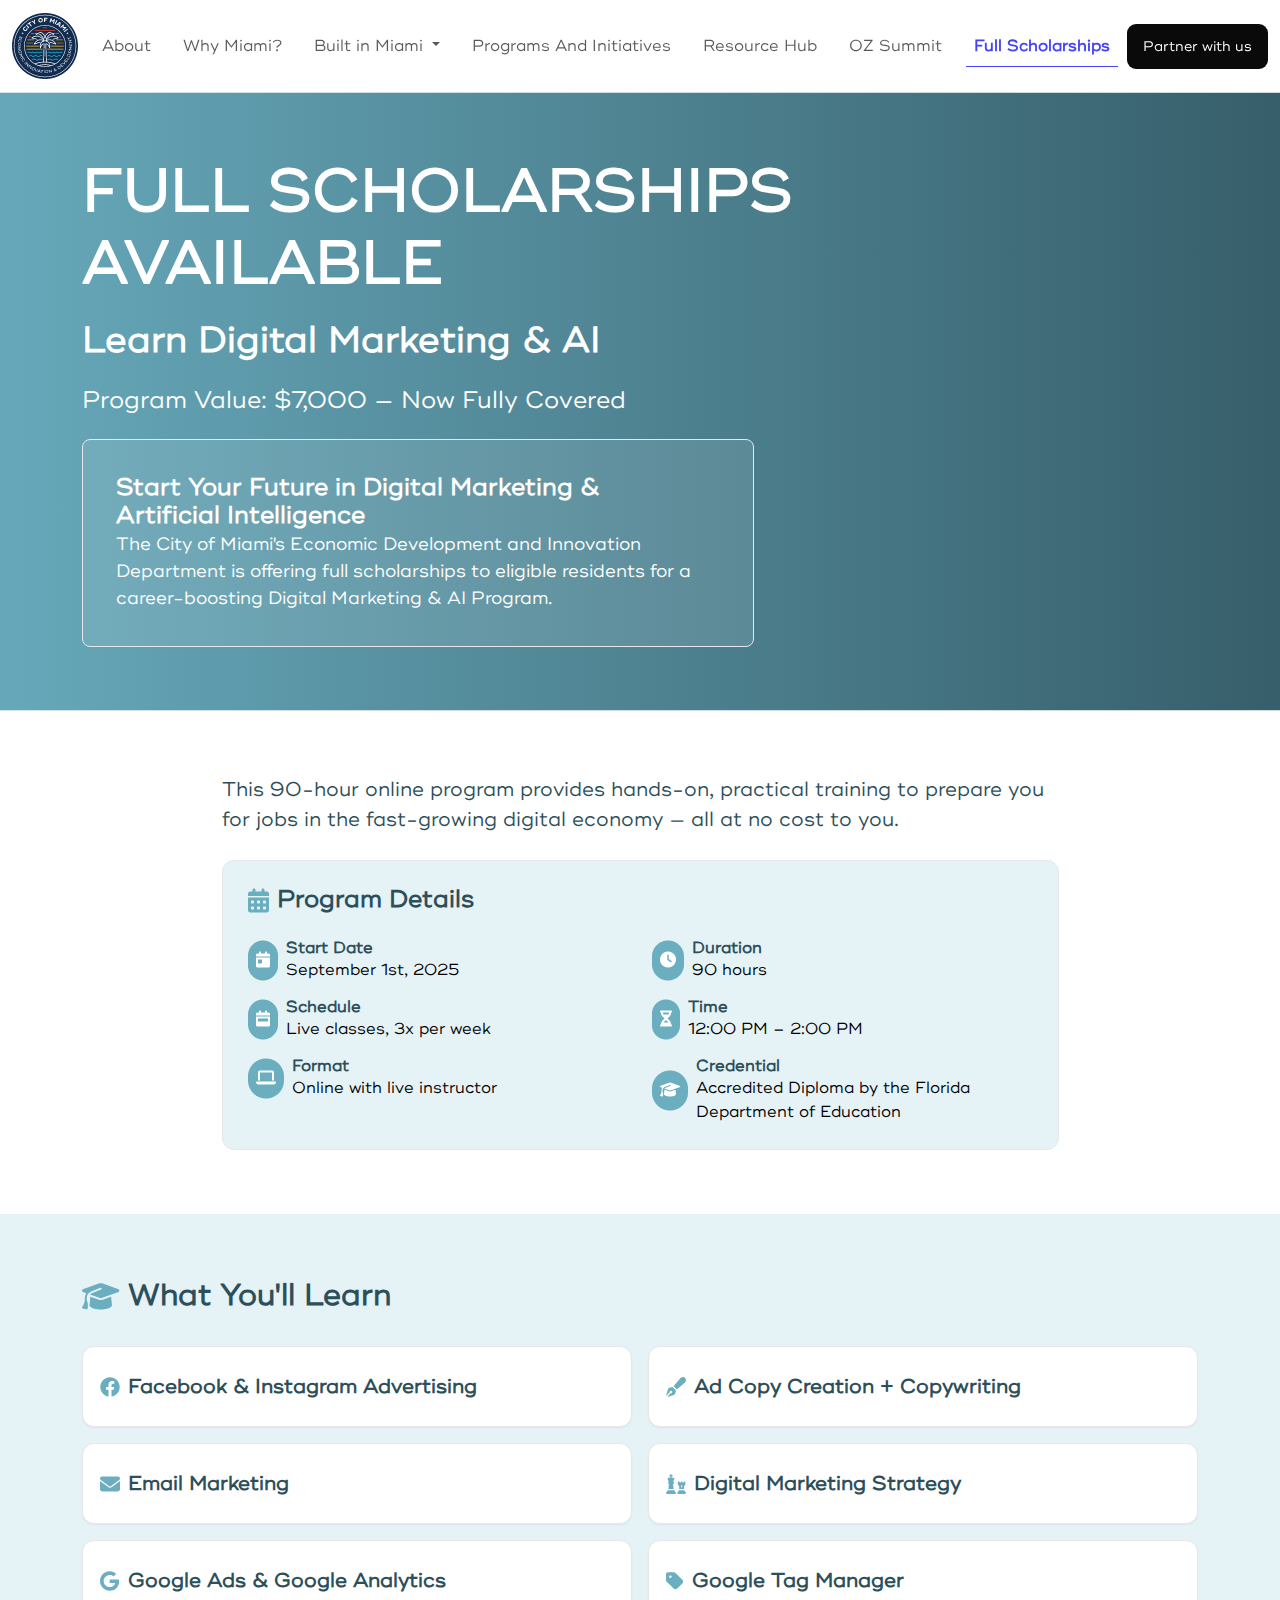
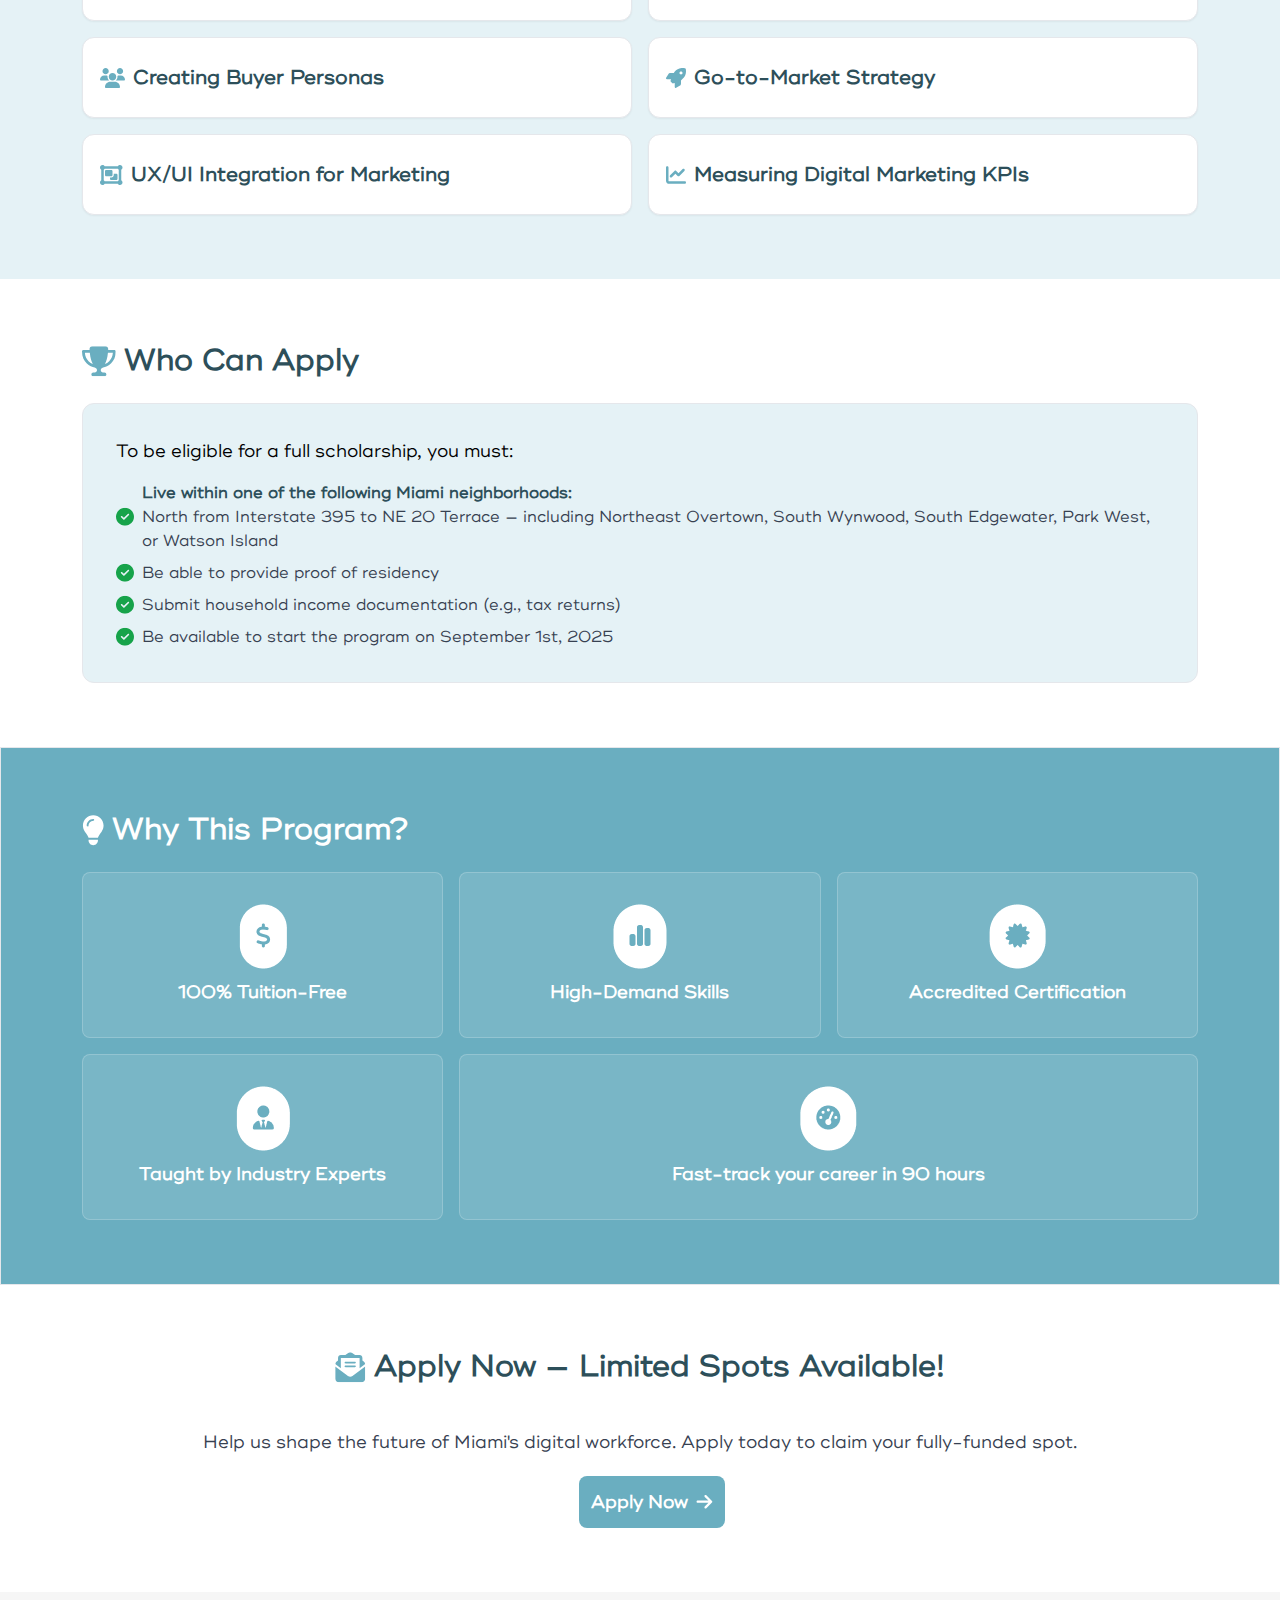
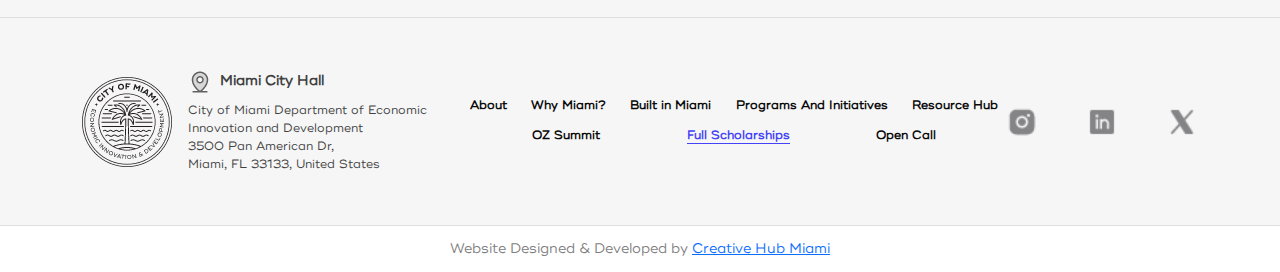
<file: full-scholarships/index.html>
<!DOCTYPE html>
<html lang="en">
<head>
    <meta charset="UTF-8">
    <meta name="viewport" content="width=device-width, initial-scale=1.0">
    <meta property="og:title" content="City of Miami">
    <meta property="og:description" content="Full Scholarships Available for Digital Marketing & AI Program">
    <meta property="og:image" content="images/favicon.png">
    <meta property="og:url" content="http://eidmiami.org">

    <title>Full Scholarships</title>

    <link rel="icon" type="image/x-icon" href="images/favicon.png">

    <link rel="stylesheet" href="Styles/style.css">
    <link rel="stylesheet" href="Styles/style-mobile.css">
    <link rel="stylesheet" href="Styles/fonts.css">

    <link rel="stylesheet" href="../bootstrap-5.3.3-dist/css/bootstrap.min.css">
</head>
<body>

    <header>
        <div class="container-fluid d-block d-lg-flex justify-content-between align-items-center ">
            <nav class="navbar navbar-expand-lg">
                <a href="https://eidmiami.org/" class="navbar-brand">
                    <img src="images/header-logo.png" alt="header logo">
                </a>

                <a href="mailto:kcarswell@miamigov.com?subject=Partner%20with%20us" class="partner-with-us-link d-flex d-lg-none ms-auto me-2">
                    <button class="partner-with-us">Partner with us</button>
                </a>

                <button class="navbar-toggler" data-bs-toggle="collapse" data-bs-target="#navMenu">
                    <span class="navbar-toggler-icon"></span>
                </button>

                <div class="collapse navbar-collapse" id="navMenu">
                    <ul class="navbar-nav ms-auto gap-lg-3 gap-0">
                        <li class="nav-item">
                            <a href="../about" class="nav-link">About</a>
                        </li>
                        <li class="nav-item">
                            <a href="../why-miami" class="nav-link">Why Miami?</a>
                        </li>

                        <li class="nav-item dropdown">
                            <a class="nav-link dropdown-toggle" href="#" id="navbarDropdown" role="button" data-bs-toggle="dropdown" aria-expanded="false">
                                Built in Miami
                            </a>
                            <ul class="dropdown-menu" aria-labelledby="navbarDropdown">
                                <li><a class="dropdown-item" href="../built-in-miami/">Program Info</a></li>
                                <li><a class="dropdown-item" href="../open-call/">Open Call</a></li>
                            </ul>
                        </li>           
                        
                        <!-- <li class="nav-item">
                            <a href="../bizlink-academy/" class="nav-link">Miami BizLink Academy</a>
                        </li> -->
                            
                        <li class="nav-item">
                            <a href="../programs-and-initiatives/" class="nav-link">Programs And Initiatives</a>
                        </li>
                            
                        <li class="nav-item">
                            <a href="../resource-hub/" class="nav-link">Resource Hub</a>
                        </li>

                        <li class="nav-item">
                            <a href="../opportunity-zone-summit/" class="nav-link">OZ Summit</a>
                        </li>

                        <li class="nav-item">
                            <a href="../full-scholarships/" class="nav-link active">Full Scholarships</a>
                        </li>
                    </ul>
                </div>
            </nav>

            <a href="mailto:kcarswell@miamigov.com?subject=Partner%20with%20us" class="partner-with-us-link d-none d-lg-flex">
                <button class="partner-with-us">Partner with us</button>
            </a>
        </div>
    </header>

    <main>
        <!-- HERO -->
        <section id="hero">
           <div class="container">
                <div class="hero-inner">
                    <h1 class="d-none d-md-block">
                        FULL SCHOLARSHIPS <br>
                        AVAILABLE
                    </h1>

                    <!-- MOBILE -->
                    <h1 class="d-block d-md-none">
                        FULL <br>
                        SCHOLARSHIPS <br> 
                        AVAILABLE
                    </h1>

                    <h5>Learn Digital Marketing & AI</h5>
                    <p>Program Value: $7,000 — Now Fully Covered</p>

                    <div class="blurred-box">
                        <h6 class="d-none d-md-block"> 
                            Start Your Future in Digital Marketing & <br>
                            Artificial Intelligence
                        </h6>

                        <!-- MOBILE -->
                        <h6 class="d-block d-md-none">
                            Start Your Future in Digital Marketing &
                            Artificial Intelligence
                        </h6>

                        <span>
                            The City of Miami's Economic Development and Innovation
                            Department is offering full scholarships to eligible residents for a
                            career-boosting Digital Marketing & AI Program.
                        </span>
                    </div>
                </div>
           </div>
        </section>

        <!-- PROGRAM -->
        <section id="program">
            <div class="container">
                <div class="program-inner">
                    <p class="title">This 90-hour online program provides hands-on, practical training to prepare you for jobs in the fast-growing digital economy — all at no cost to you.</p>

                    <div class="program-box">
                        <div class="hstack justify-content-center justify-content-md-start gap-2 mb-4">
                            <img src="images/program-calendar-icon.svg" alt="calendar-icon">
                            <h3>Program Details</h3>
                        </div>

                        <div class="row">
                            <div class="col-12 col-md-6">
                                <div class="hstack gap-2 mb-3">
                                    <img src="images/program-date-icon.png" alt="date-icon">
                                    <div class="vstack">
                                        <h6>Start Date</h6>
                                        <span>September 1st, 2025</span>
                                    </div>
                                </div>
                            </div>

                            <div class="col-12 col-md-6">
                                <div class="hstack gap-2 mb-3">
                                    <img src="images/program-duration-icon.png" alt="duration-icon">
                                    <div class="vstack">
                                        <h6>Duration</h6>
                                        <span>90 hours</span>
                                    </div>
                                </div>
                            </div>

                            <div class="col-12 col-md-6">
                                <div class="hstack gap-2 mb-3 mb-md-0">
                                    <img src="images/program-schedule-icon.png" alt="schedule-icon">
                                    <div class="vstack">
                                        <h6>Schedule</h6>
                                        <span>Live classes, 3x per week</span>
                                    </div>
                                </div>
                            </div>

                            <div class="col-12 col-md-6">
                                <div class="hstack gap-2 mb-3">
                                    <img src="images/program-time-icon.png" alt="time-icon">
                                    <div class="vstack">
                                        <h6>Time</h6>
                                        <span>12:00 PM – 2:00 PM</span>
                                    </div>
                                </div>
                            </div>

                            <div class="col-12 col-md-6">
                                <div class="hstack gap-2 mb-3">
                                    <img src="images/program-format-icon.png" alt="format-icon">
                                    <div class="vstack">
                                        <h6>Format</h6>
                                        <span>Online with live instructor</span>
                                    </div>
                                </div>
                            </div>

                            <div class="col-12 col-md-6">
                                <div class="hstack gap-2">
                                    <img src="images/program-creditial-icon.png" alt="creditial-icon">
                                    <div class="vstack">
                                        <h6>Credential</h6>
                                        <span>Accredited Diploma by the Florida Department of Education</span>
                                    </div>
                                </div>
                            </div>
                        </div>
                    </div>
                </div>
            </div>
        </section>

        <!-- LEARN -->
        <section id="learn">
            <div class="container">
                <h2 class="title">
                    <div class="hstack gap-2 justify-content-center justify-content-md-start">
                        <img src="images/learn-title-icon.svg" alt="title-icon">
                        What You'll Learn
                    </div>
                </h2>

                <div class="row g-3 mt-3">
                    <div class="col-12 col-md-6">
                        <div class="hstack gap-2 white-box">
                            <img src="images/learn-facebook-icon.svg" alt="facebook-icon">
                            <h5>Facebook & Instagram Advertising</h5>
                        </div>
                    </div>

                    <div class="col-12 col-md-6">
                        <div class="hstack gap-2 white-box">
                            <img src="images/learn-ad-copy-icon.svg" alt="ad-copy-icon">
                            <h5>Ad Copy Creation + Copywriting</h5>
                        </div>
                    </div>

                    <div class="col-12 col-md-6">
                        <div class="hstack gap-2 white-box">
                            <img src="images/learn-email-icon.svg" alt="email-icon">
                            <h5>Email Marketing</h5>
                        </div>
                    </div>

                    <div class="col-12 col-md-6">
                        <div class="hstack gap-2 white-box">
                            <img src="images/learn-digital-icon.svg" alt="digital-icon">
                            <h5>Digital Marketing Strategy</h5>
                        </div>
                    </div>

                    <div class="col-12 col-md-6">
                        <div class="hstack gap-2 white-box">
                            <img src="images/learn-google-icon.svg" alt="google-icon">
                            <h5>Google Ads & Google Analytics</h5>
                        </div>
                    </div>

                    <div class="col-12 col-md-6">
                        <div class="hstack gap-2 white-box">
                            <img src="images/learn-google-tag.svg" alt="google-tag">
                            <h5>Google Tag Manager</h5>
                        </div>
                    </div>

                    <div class="col-12 col-md-6">
                        <div class="hstack gap-2 white-box">
                            <img src="images/learn-buyer-icon.svg" alt="buyer-icon">
                            <h5>Creating Buyer Personas</h5>
                        </div>
                    </div>

                    <div class="col-12 col-md-6">
                        <div class="hstack gap-2 white-box">
                            <img src="images/learn-market-icon.svg" alt="market-icon">
                            <h5>Go-to-Market Strategy</h5>
                        </div>
                    </div>

                    <div class="col-12 col-md-6">
                        <div class="hstack gap-2 white-box">
                            <img src="images/learn-ux-ui-icon.svg" alt="ux-ui-icon">
                            <h5>UX/UI Integration for Marketing</h5>
                        </div>
                    </div>

                    <div class="col-12 col-md-6">
                        <div class="hstack gap-2 white-box">
                            <img src="images/learn-kpi-icon.svg" alt="kpi-icon">
                            <h5>Measuring Digital Marketing KPIs</h5>
                        </div>
                    </div>
                </div>
            </div>
        </section>

        <!-- WHO CAN APPLY -->
        <section id="whoCanApply">
            <div class="container">
                <h2 class="title mb-4">
                    <div class="hstack gap-2 justify-content-center justify-content-md-start">
                        <img src="images/apply-title-icon.svg" alt="title-icon">
                        Who Can Apply
                    </div>
                </h2>

                <div class="green-box">
                    <p class="green-box-title mb-3">To be eligible for a full scholarship, you must:</p>

                    <div class="hstack gap-2 mb-2">
                        <img src="images/green-checkmark.svg" alt="green-checkmark">
                        <div class="vstack">
                            <p class="bold-text">Live within one of the following Miami neighborhoods:</p>
                            <p>North from Interstate 395 to NE 20 Terrace — including Northeast Overtown, South Wynwood, South Edgewater, Park West, or Watson Island</p>
                        </div>
                    </div>

                    <div class="hstack gap-2 mb-2">
                        <img src="images/green-checkmark.svg" alt="green-checkmark">
                        <p>Be able to provide proof of residency</p>
                    </div>

                    <div class="hstack gap-2 mb-2">
                        <img src="images/green-checkmark.svg" alt="green-checkmark">
                        <p>Submit household income documentation (e.g., tax returns)</p>
                    </div>

                    <div class="hstack gap-2">
                        <img src="images/green-checkmark.svg" alt="green-checkmark">
                        <p>Be available to start the program on September 1st, 2025</p>
                    </div>
                </div>
            </div>
        </section>

        <!-- WHY THIS PROGRAM -->
        <section id="whyThisProgram">
            <div class="container">
                <h2 class="title mb-4">
                    <div class="hstack gap-2 justify-content-center justify-content-md-start">
                        <img src="images/why-title-icon.svg" alt="title-icon">
                        Why This Program?
                    </div>
                </h2>

                <div class="row g-3">
                    <div class="col-12 col-md-4">
                        <div class="card">
                            <img src="images/why-icon-1.png" alt="why-icon-1">
                            <p>100% Tuition-Free</p>
                        </div>
                    </div>

                    <div class="col-12 col-md-4">
                        <div class="card">
                            <img src="images/why-icon-2.png" alt="why-icon-2">
                            <p>High-Demand Skills</p>
                        </div>
                    </div>

                    <div class="col-12 col-md-4">
                        <div class="card">
                            <img src="images/why-icon-3.png" alt="why-icon-3">
                            <p>Accredited Certification</p>
                        </div>
                    </div>

                    <div class="col-12 col-md-4">
                        <div class="card">
                            <img src="images/why-icon-4.png" alt="why-icon-4">
                            <p>Taught by Industry Experts</p>
                        </div>
                    </div>

                    <div class="col-12 col-md-8">
                        <div class="card">
                            <img src="images/why-icon-5.png" alt="why-icon-5">
                            <p>Fast-track your career in 90 hours</p>
                        </div>
                    </div>
                </div>
            </div>
        </section>

        <!-- APPLY NOW -->
        <section id="applyNow">
            <h2 class="title mb-4">
                <div class="hstack gap-2">
                    <img src="images/apply-now-title-icon.svg" alt="title-icon">
                    Apply Now — Limited Spots Available!
                </div>
            </h2>

            <p>
                Help us shape the future of Miami's digital workforce. 
                Apply today to claim your fully-funded spot.
            </p>

            <a href="#">
                <button class="hstack gap-2">
                    Apply Now
                    <img src="images/apply-now-arrow-icon.svg" alt="arrow-icon">
                </button>
            </a>
        </section> 
    </main>

    <footer>
        <div class="upper-section">
            <div class="container">
                <div class="row">
                    <div class="col-12 col-lg-4">
                        <div class="hstack gap-3 flex-lg-row flex-column m-3 m-lg-0  left">
                            <img src="images/footer-logo.png" alt="footer-logo">

                           <div class="vstack gap-2 align-items-center align-items-lg-start">
                                <div class="hstack gap-2 justify-content-center justify-content-lg-start">
                                    <img src="images/footer-location-icon.png" alt="footer-location-icon">
                                    <h6>Miami City Hall</h6>
                                </div>

                                <p>
                                    City of Miami Department of Economic <br> 
                                    Innovation and Development <br>
                                    3500 Pan American Dr, <br>  
                                    Miami, FL 33133, United States 
                                </p>
                            </div>
                        </div>
                    </div>

                    <div class="col-12 col-lg-8">
                        <div class="d-flex center justify-content-between align-items-center h-100 flex-lg-row flex-column">
                            <div class="d-flex gap-3 text-nowrap flex-wrap justify-content-evenly ">
                                <a href="/about/">
                                    <h6>About</h6>
                                </a>
                                
                                <a href="/why-miami" >
                                    <h6>Why Miami?</h6>
                                </a>

                                <a href="/built-in-miami/">
                                    <h6>Built in Miami</h6>
                                </a>

                                <!-- <a href="/bizlink-academy/">
                                    <h6>Miami BizLink Academy</h6>
                                </a> -->

                                <a href="/programs-and-initiatives/">
                                    <h6>Programs And Initiatives</h6>
                                </a>

                                <a href="/resource-hub/">
                                    <h6>Resource Hub</h6>
                                </a>

                                <a href="/opportunity-zone-summit/">
                                    <h6>OZ Summit</h6>
                                </a>

                                <a href="/full-scholarships/" class="active">
                                    <h6>Full Scholarships</h6>
                                </a>

                                <a href="/open-call/">
                                    <h6>Open Call</h6>
                                </a>
                            </div>

                            <div class="hstack gap-5 right align-self-center  mt-3 mt-lg-0">
                                <a href="https://www.instagram.com/theventuremiami/">
                                    <img src="images/footer-instagram-logo.png" alt="instagram-logo">
                                </a>

                                <a href="https://www.linkedin.com/company/venture-miami/posts/?feedView=all">
                                    <img src="images/footer-linkedin-logo.png" alt="linkedin-logo">
                                </a>

                                <a href="https://x.com/venturemiami?lang=en">
                                    <img src="images/footer-x-logo.png" alt="x-logo">
                                </a>
                            </div>
                        </div>
                    </div>
                </div>
            </div>
        </div>

        <div class="bottom-section">
           <p>
                Website Designed & Developed by 
                <a href="https://creativehubmiami.com/">Creative Hub Miami</a>
            </p> 
        </div>
    </footer>   
    
</body>
    <script src="../bootstrap-5.3.3-dist/js/bootstrap.bundle.min.js"></script>
</html>
</file>
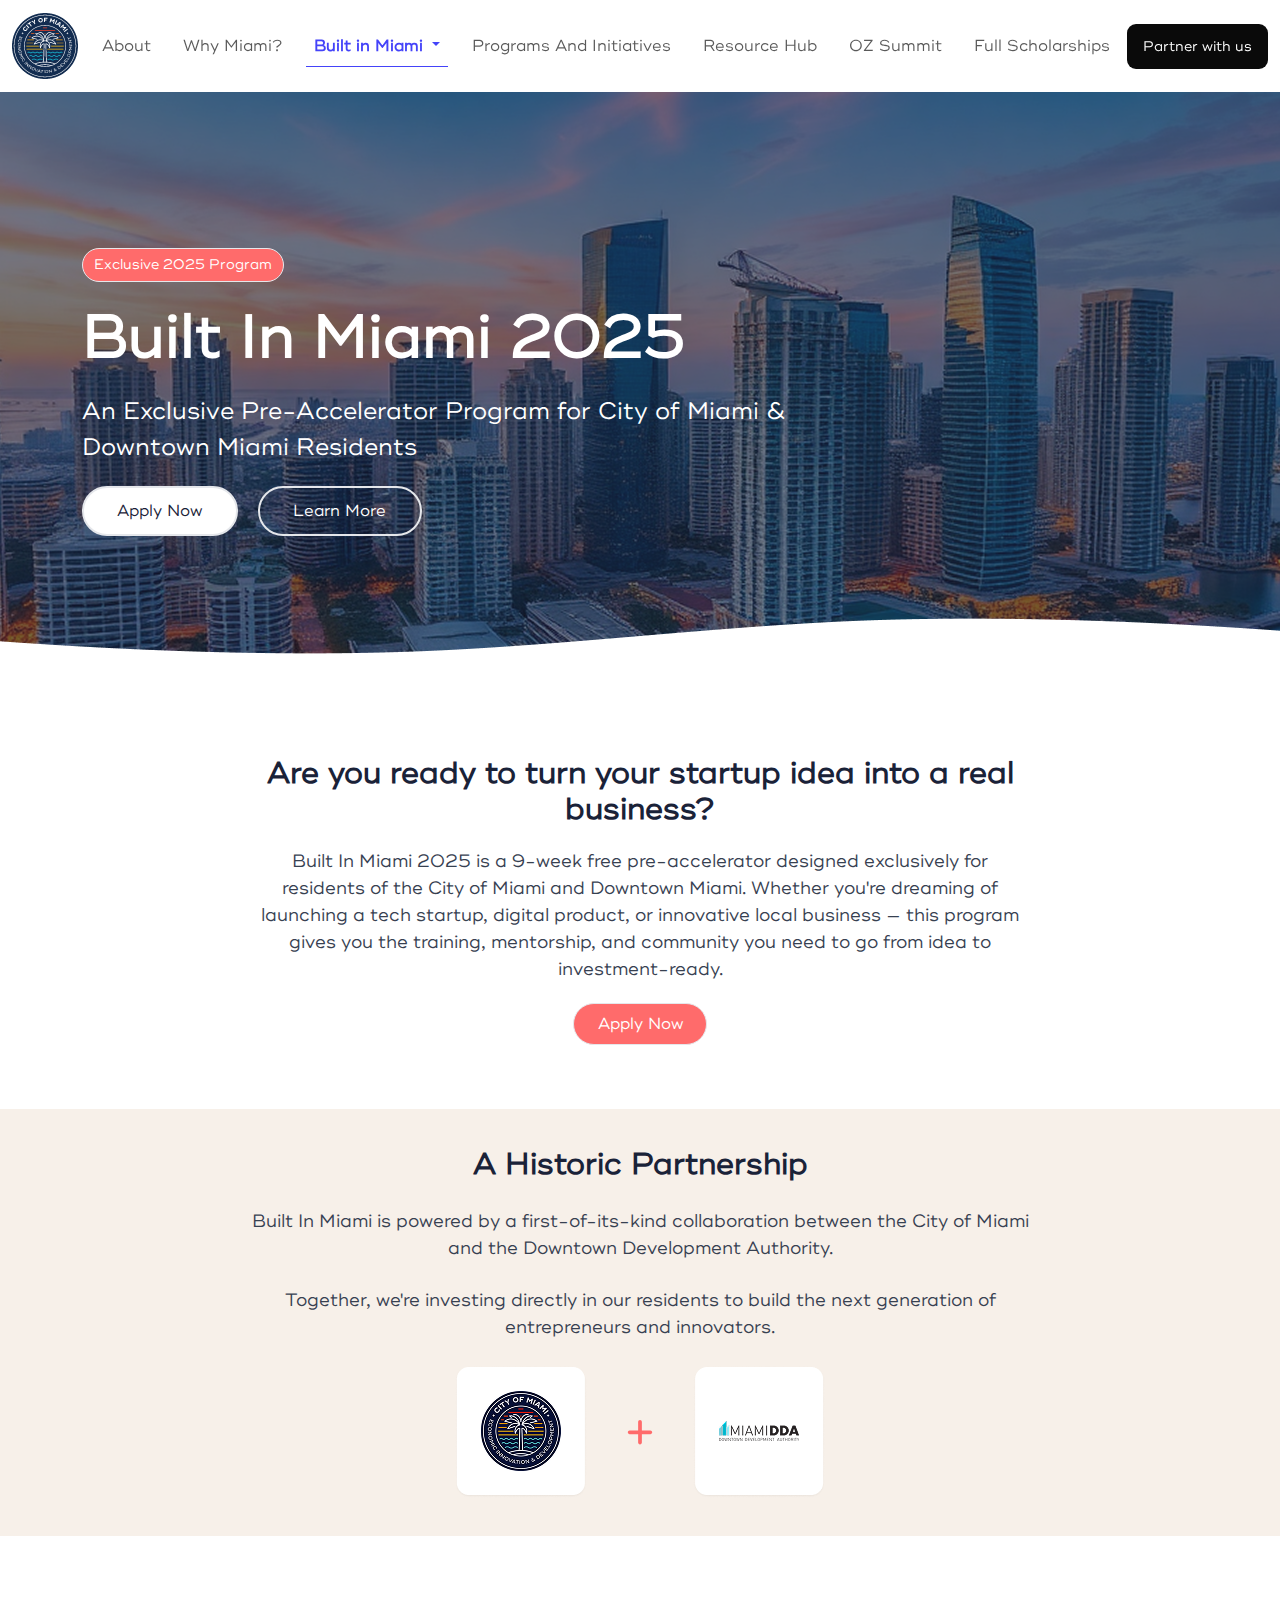
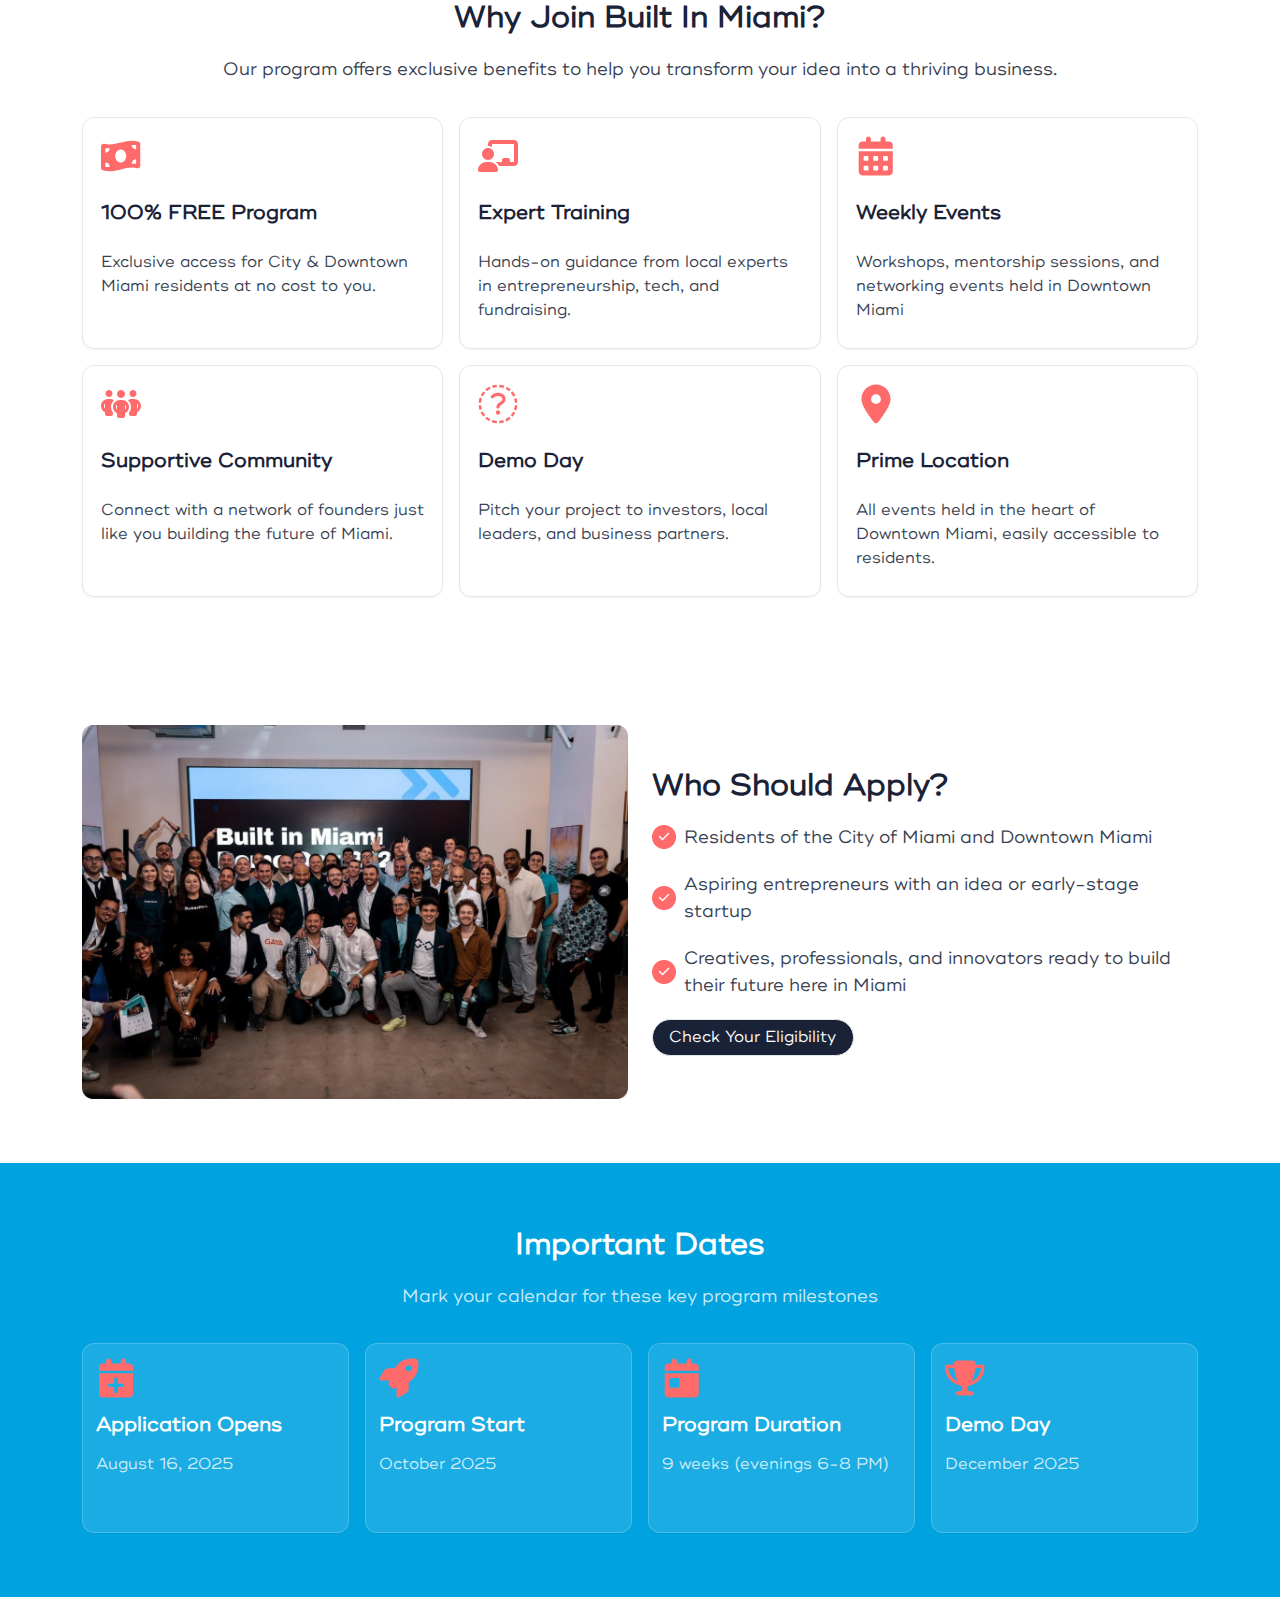
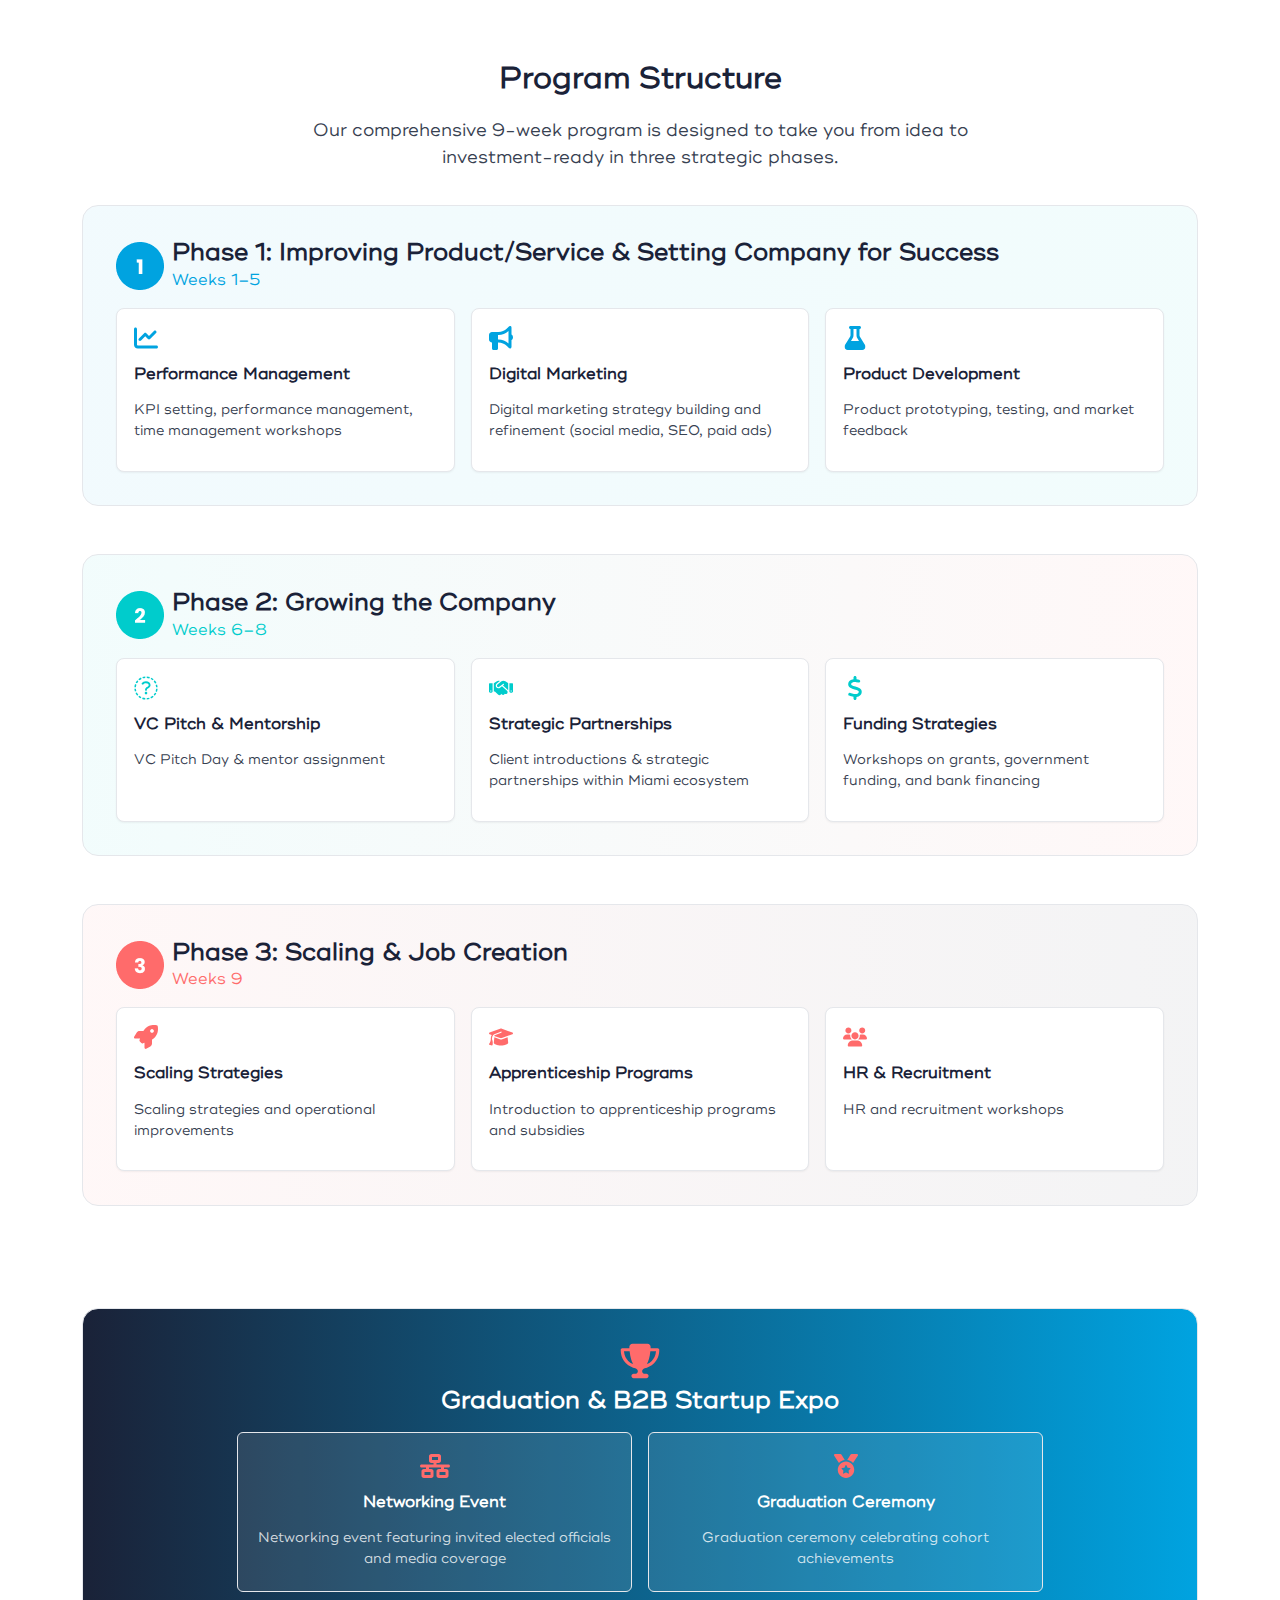
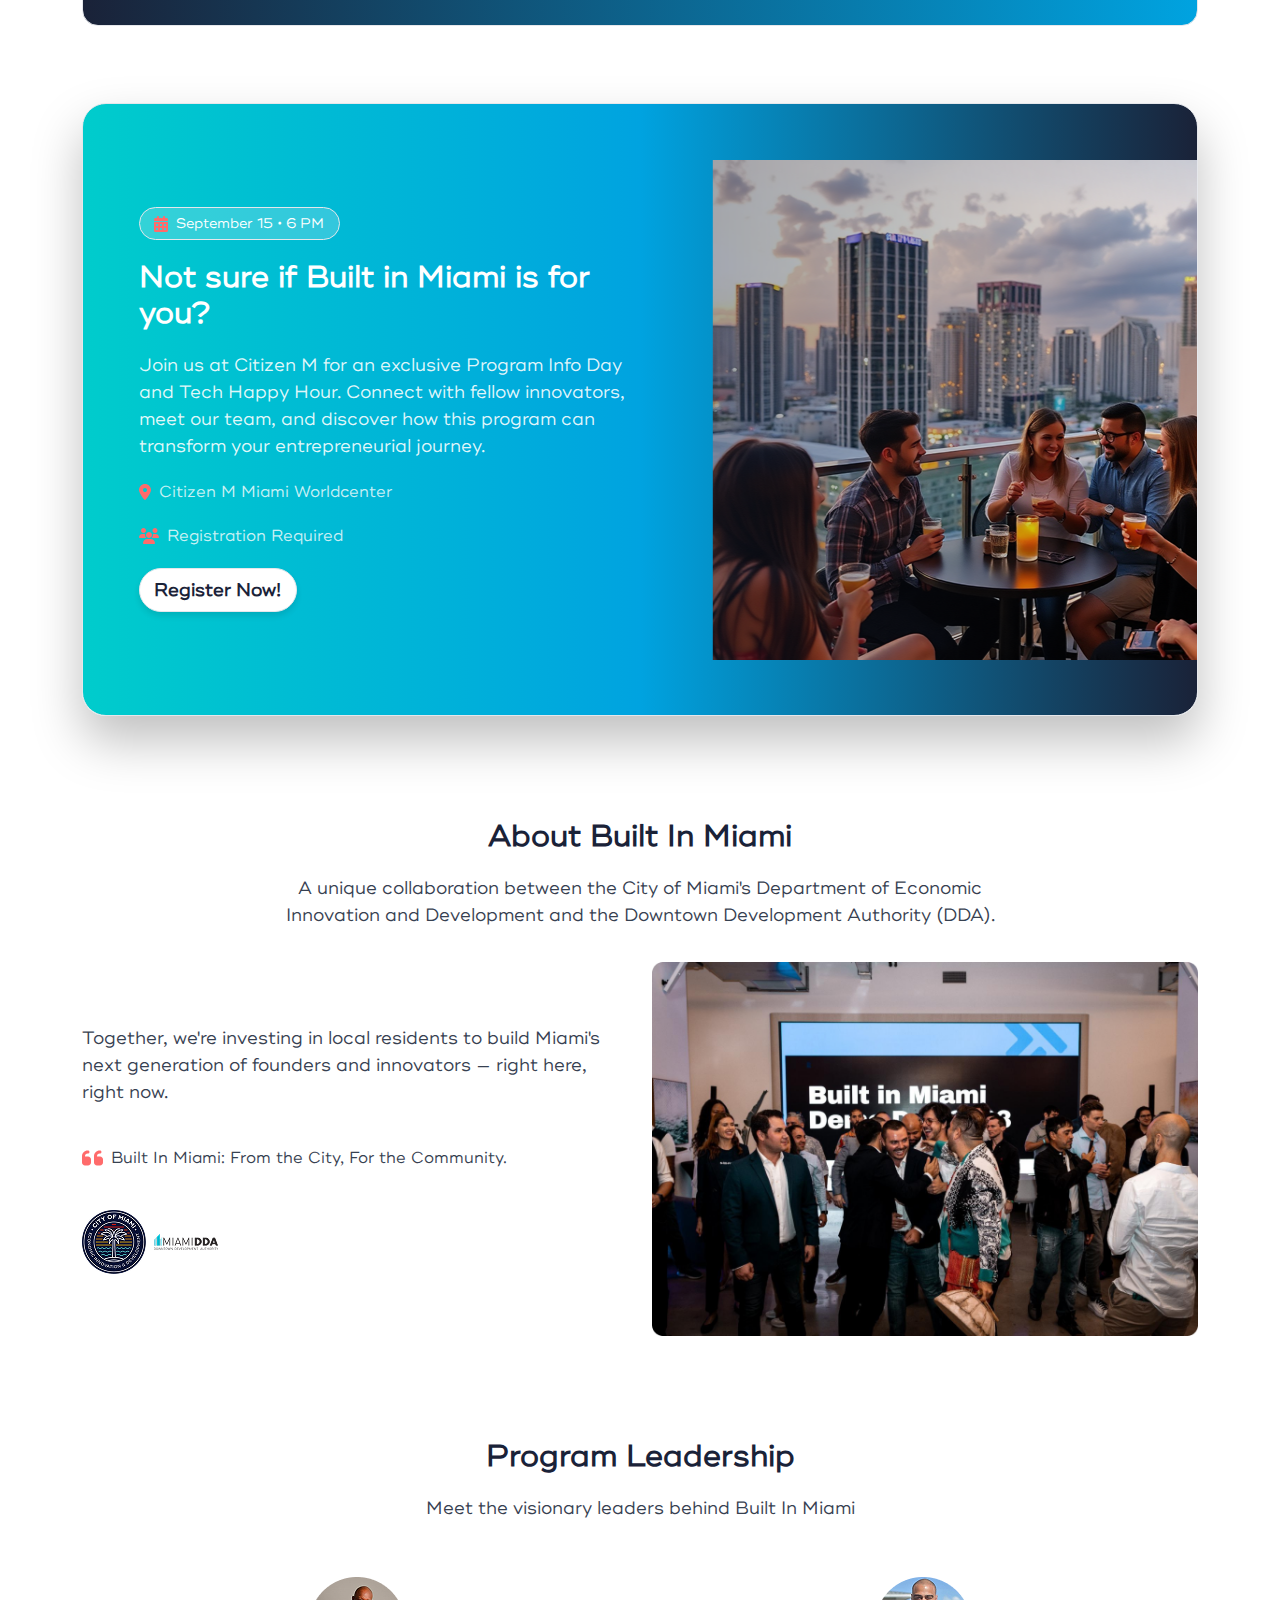
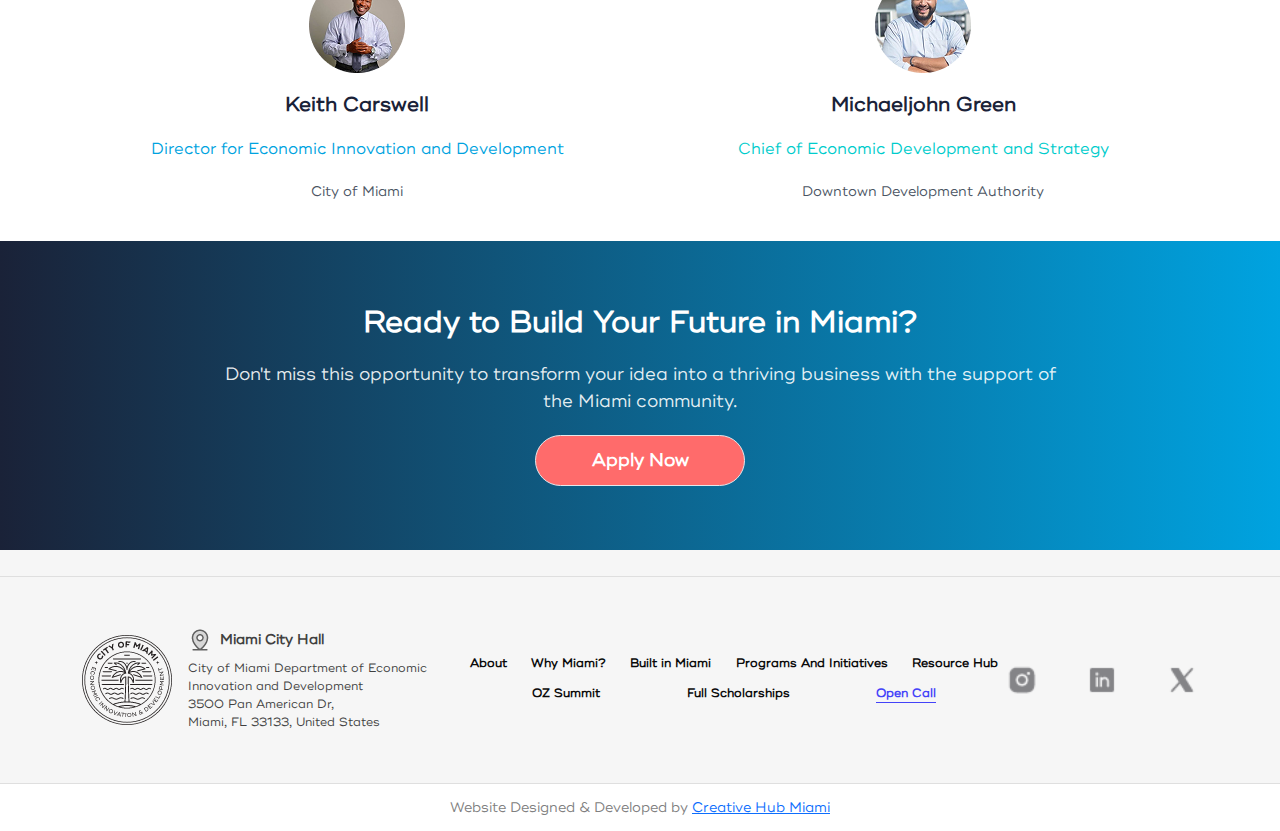
<file: open-call/index.html>
<!DOCTYPE html>
<html lang="en">
<head>
    <meta charset="UTF-8">
    <meta name="viewport" content="width=device-width, initial-scale=1.0">
    <meta property="og:title" content="City of Miami">
    <meta property="og:description" content="An Exclusive Pre-Accelerator Program for City of Miami & Downtown Miami Residents">
    <meta property="og:image" content="images/favicon.png">
    <meta property="og:url" content="http://eidmiami.org">

    <title>Open call</title>

    <link rel="icon" type="image/x-icon" href="images/favicon.png">

    <link rel="stylesheet" href="Styles/style.css">
    <link rel="stylesheet" href="Styles/style-mobile.css">
    <link rel="stylesheet" href="Styles/fonts.css">

    <link rel="stylesheet" href="../bootstrap-5.3.3-dist/css/bootstrap.min.css">
</head>
<body>

    <header>
        <div class="container-fluid d-block d-lg-flex justify-content-between align-items-center ">
            <nav class="navbar navbar-expand-lg">
                <a href="https://eidmiami.org/" class="navbar-brand">
                    <img src="images/header-logo.png" alt="header logo">
                </a>

                <a href="mailto:kcarswell@miamigov.com?subject=Partner%20with%20us" class="partner-with-us-link d-flex d-lg-none ms-auto me-2">
                    <button class="partner-with-us">Partner with us</button>
                </a>

                <button class="navbar-toggler" data-bs-toggle="collapse" data-bs-target="#navMenu">
                    <span class="navbar-toggler-icon"></span>
                </button>

                <div class="collapse navbar-collapse" id="navMenu">
                    <ul class="navbar-nav ms-auto gap-lg-3 gap-0">
                        <li class="nav-item">
                            <a href="../about" class="nav-link">About</a>
                        </li>
                        <li class="nav-item">
                            <a href="../why-miami" class="nav-link">Why Miami?</a>
                        </li>

                        <li class="nav-item dropdown">
                            <a class="nav-link dropdown-toggle active" href="#" id="navbarDropdown" role="button" data-bs-toggle="dropdown" aria-expanded="false">
                                Built in Miami
                            </a>
                            <ul class="dropdown-menu" aria-labelledby="navbarDropdown">
                                <li><a class="dropdown-item" href="../built-in-miami/">Program Info</a></li>
                                <li><a class="dropdown-item" href="../open-call/">Open Call</a></li>
                            </ul>
                        </li>
                        
                        <!-- <li class="nav-item">
                            <a href="../bizlink-academy/" class="nav-link">Miami BizLink Academy</a>
                        </li> -->
                            
                        <li class="nav-item">
                            <a href="../programs-and-initiatives/" class="nav-link">Programs And Initiatives</a>
                        </li>
                            
                        <li class="nav-item">
                            <a href="../resource-hub/" class="nav-link">Resource Hub</a>
                        </li>

                        <li class="nav-item">
                            <a href="../opportunity-zone-summit/" class="nav-link">OZ Summit</a>
                        </li>

                        <li class="nav-item">
                            <a href="../full-scholarships/" class="nav-link">Full Scholarships</a>
                        </li>
                    </ul>
                </div>
            </nav>

            <a href="mailto:kcarswell@miamigov.com?subject=Partner%20with%20us" class="partner-with-us-link d-none d-lg-flex">
                <button class="partner-with-us">Partner with us</button>
            </a>
        </div>
    </header>

    <main>
        <!-- HERO -->
        <section id="hero">
           <div class="container h-100">
                <div class="hero-inner">
                    <span>Exclusive 2025 Program</span>

                    <h1>Built In Miami 2025</h1>

                    <p class="d-none d-md-block">
                        An Exclusive Pre-Accelerator Program for City of Miami & <br> 
                        Downtown Miami Residents
                    </p>

                    <!-- MOBILE -->
                    <p class="d-block d-md-none">
                        An Exclusive Pre-Accelerator Program for City of Miami & Downtown Miami Residents
                    </p>

                    <div class="btn-container">
                        <a href="https://forms.gle/bawGyUzUeJVBCwEu6" class="apply-btn" target="_blank">Apply Now</a>
                        <a href="#program" class="learn-btn">Learn More</a>
                    </div>
                </div>
           </div>
        </section>

        <!-- START UP IDEA -->
        <section id="startUpIdea">
            <div class="container">
                <div class="startUpIdeaInner">
                    <h2>Are you ready to turn your startup idea into a real business?</h2>

                    <p>
                        Built In Miami 2025 is a 9-week free pre-accelerator designed exclusively for residents of the 
                        City of Miami and Downtown Miami. Whether you're dreaming of launching a tech startup, 
                        digital product, or innovative local business — this program gives you the training, mentorship, 
                        and community you need to go from idea to investment-ready.
                    </p>

                    <a href="https://forms.gle/bawGyUzUeJVBCwEu6" class="red-apply-btn" target="_blank">Apply Now</a>
                </div>
            </div>
        </section>

        <!-- HISTORIC PARTNERSHIP -->
        <section id="historicPartnership">
            <div class="container">
                <div class="historic-partnership-inner">
                    <h2>A Historic Partnership</h2>

                    <p>Built In Miami is powered by a first-of-its-kind collaboration between the City of Miami and the Downtown Development Authority.</p>

                    <p>Together, we're investing directly in our residents to build the next generation of entrepreneurs and innovators.</p>

                    <div class="img-container">
                        <img src="images/historic-img-1.png" alt="historic-img-1">
                        <img src="images/historic-plus-icon.svg" alt="historic-plus-icon">
                        <img src="images/historic-img-2.png" alt="historic-img-2">
                    </div>
                </div>
            </div>
        </section>
        
        <!-- WHY JOIN -->
        <section id="whyJoin">
            <div class="container">
                <div class="intro">
                    <h2>Why Join Built In Miami?</h2>

                    <p>Our program offers exclusive benefits to help you transform your idea into a thriving business.</p>
                </div>

                <div class="row g-3">
                    <div class="col-12 col-md-4">
                        <div class="card">
                            <img src="images/why-join-icon-1.svg" alt="icon-1">

                            <h6>100% FREE Program</h6>

                            <p>Exclusive access for City & Downtown Miami residents at no cost to you.</p>
                        </div>
                    </div>

                    <div class="col-12 col-md-4">
                        <div class="card">
                            <img src="images/why-join-icon-2.svg" alt="icon-2">

                            <h6>Expert Training</h6>

                            <p>
                                Hands-on guidance from local experts
                                in entrepreneurship, tech, and fundraising.
                            </p>
                        </div>
                    </div>

                    <div class="col-12 col-md-4">
                        <div class="card">
                            <img src="images/why-join-icon-3.svg" alt="icon-3">

                            <h6>Weekly Events</h6>

                            <p>
                               Workshops, mentorship sessions, and
                               networking events held in Downtown Miami
                            </p>
                        </div>
                    </div>

                    <div class="col-12 col-md-4">
                        <div class="card">
                            <img src="images/why-join-icon-4.svg" alt="icon-4">

                            <h6>Supportive Community</h6>

                            <p>
                               Connect with a network of founders just
                               like you building the future of Miami.
                            </p>
                        </div>
                    </div>

                    <div class="col-12 col-md-4">
                        <div class="card">
                            <img src="images/why-join-icon-5.svg" alt="icon-5">

                            <h6>Demo Day</h6>

                            <p>
                               Pitch your project to investors, local
                               leaders, and business partners.
                            </p>
                        </div>
                    </div>

                    <div class="col-12 col-md-4">
                        <div class="card">
                            <img src="images/why-join-icon-6.svg" alt="icon-6">

                            <h6>Prime Location</h6>

                            <p>
                               All events held in the heart of Downtown
                               Miami, easily accessible to residents.
                            </p>
                        </div>
                    </div>
                </div>
            </div>
        </section>
        
        <!-- WHO SHOULD APPLY -->
        <section id="whoShouldApply">
            <div class="container">
                <div class="row">
                    <div class="col-12 col-md-6">
                        <div class="left-side">
                            <img src="images/who-should-apply-img.png" alt="who-should-apply-img" class="d-none d-md-block img-fluid">
                        </div>
                    </div>

                    <div class="col-12 col-md-6">
                        <div class="right-side">
                            <h2>Who Should Apply?</h2>

                            <div class="hstack gap-2">
                                <img src="images/who-should-apply-checkmark.png" alt="checkmark">

                                <p>Residents of the City of Miami and Downtown Miami</p>
                            </div>

                            <div class="hstack gap-2">
                                <img src="images/who-should-apply-checkmark.png" alt="checkmark">

                                <p>Aspiring entrepreneurs with an idea or early-stage startup</p>
                            </div>

                            <div class="hstack gap-2">
                                <img src="images/who-should-apply-checkmark.png" alt="checkmark">

                                <p>Creatives, professionals, and innovators ready to build their future here in Miami</p>
                            </div>

                            <a href="https://www.miami.gov/Services/Your-Neighborhood/Lookup-Property-Information-Service-Schedules" target="_blank">
                                Check Your Eligibility
                            </a>
                        </div>
                    </div>
                </div>
            </div>
        </section>

        <!-- IMPORTANT DATES -->
        <section id="importantDates">
            <div class="container">
                <div class="intro">
                    <h2>Important Dates</h2>

                    <p>Mark your calendar for these key program milestones</p>
                </div>

                <div class="row g-3">
                    <div class="col-12 col-md-3">
                        <div class="card">
                            <img src="images/important-dates-icon-1.svg" alt="icon-1">
                            <h6>Application Opens</h6>
                            <p>August 16, 2025</p>
                        </div>
                    </div>

                    <div class="col-12 col-md-3">
                        <div class="card">
                            <img src="images/important-dates-icon-2.svg" alt="icon-2">
                            <h6>Program Start</h6>
                            <p>October 2025</p>
                        </div>
                    </div>

                    <div class="col-12 col-md-3">
                        <div class="card">
                            <img src="images/important-dates-icon-3.svg" alt="icon-3">
                            <h6>Program Duration</h6>
                            <p>9 weeks (evenings 6-8 PM)</p>
                        </div>
                    </div>

                    <div class="col-12 col-md-3">
                        <div class="card">
                            <img src="images/important-dates-icon-4.svg" alt="icon-4">
                            <h6>Demo Day</h6>
                            <p>December 2025</p>
                        </div>
                    </div>
                </div>
            </div>
        </section>
        
        <!-- PROGRAM  -->
        <section id="program">
            <div class="container">
                <div class="intro">
                    <h2>Program Structure</h2>

                    <p class="d-none d-md-block">
                       Our comprehensive 9-week program is designed to take you from idea to <br> 
                       investment-ready in three strategic phases. 
                    </p>

                    <!-- MOBILE -->
                    <p class="d-md-none">
                       Our comprehensive 9-week program is designed to take you from idea to investment-ready in three strategic phases.
                    </p>
                </div>

                <!-- Phase 1 -->
                <div class="phase phase-1 mb-5">
                    <div class="hstack gap-2 mb-3">
                        <img src="images/program-number-1.png" alt="number-1">
                        <div class="vstack">
                            <h3>Phase 1: Improving Product/Service & Setting Company for Success</h3>
                            <span>Weeks 1–5</span>
                        </div>
                    </div>

                    <div class="row g-3">
                        <div class="col-12 col-md-4">
                            <div class="card">
                                <img src="images/program-phase-1-icon-1.svg" alt="icon-1" class="program-card-icon">
                                <h6>Performance Management</h6>
                                <p>KPI setting, performance management, time management workshops</p>
                            </div>
                        </div>

                        <div class="col-12 col-md-4">
                            <div class="card">
                                <img src="images/program-phase-1-icon-2.svg" alt="icon-2" class="program-card-icon">
                                <h6>Digital Marketing</h6>
                                <p>Digital marketing strategy building and refinement (social media, SEO, paid ads)</p>
                            </div>
                        </div>

                        <div class="col-12 col-md-4">
                            <div class="card">
                                <img src="images/program-phase-1-icon-3.svg" alt="icon-3" class="program-card-icon">
                                <h6>Product Development</h6>
                                <p>Product prototyping, testing, and market feedback</p>
                            </div>
                        </div>
                    </div>
                </div> 

                <!-- Phase 2 -->
                <div class="phase phase-2 mb-5">
                    <div class="hstack gap-2 mb-3">
                        <img src="images/program-number-2.png" alt="number-2">
                        <div class="vstack">
                            <h3>Phase 2: Growing the Company</h3>
                            <span>Weeks 6–8</span>
                        </div>
                    </div>

                    <div class="row g-3">
                        <div class="col-12 col-md-4">
                            <div class="card">
                                <img src="images/program-phase-2-icon-1.svg" alt="icon-1" class="program-card-icon">
                                <h6>VC Pitch & Mentorship</h6>
                                <p>VC Pitch Day & mentor assignment</p>
                            </div>
                        </div>

                        <div class="col-12 col-md-4">
                            <div class="card">
                                <img src="images/program-phase-2-icon-2.svg" alt="icon-2" class="program-card-icon">
                                <h6>Strategic Partnerships</h6>
                                <p>Client introductions & strategic partnerships within Miami ecosystem</p>
                            </div>
                        </div>

                        <div class="col-12 col-md-4">
                            <div class="card">
                                <img src="images/program-phase-2-icon-3.svg" alt="icon-3" class="program-card-icon">
                                <h6>Funding Strategies</h6>
                                <p>Workshops on grants, government funding, and bank financing</p>
                            </div>
                        </div>
                    </div>
                </div>
                
                <!-- Phase 3 -->
                <div class="phase phase-3">
                    <div class="hstack gap-2 mb-3">
                        <img src="images/program-number-3.png" alt="number-3">
                        <div class="vstack">
                            <h3>Phase 3: Scaling & Job Creation</h3>
                            <span>Weeks 9</span>
                        </div>
                    </div>

                    <div class="row g-3">
                        <div class="col-12 col-md-4">
                            <div class="card">
                                <img src="images/program-phase-3-icon-1.svg" alt="icon-1" class="program-card-icon">
                                <h6>Scaling Strategies</h6>
                                <p>Scaling strategies and operational improvements</p>
                            </div>
                        </div>

                        <div class="col-12 col-md-4">
                            <div class="card">
                                <img src="images/program-phase-3-icon-2.svg" alt="icon-2" class="program-card-icon">
                                <h6>Apprenticeship Programs</h6>
                                <p>Introduction to apprenticeship programs and subsidies</p>
                            </div>
                        </div>

                        <div class="col-12 col-md-4">
                            <div class="card">
                                <img src="images/program-phase-3-icon-3.svg" alt="icon-3" class="program-card-icon">
                                <h6>HR & Recruitment</h6>
                                <p>HR and recruitment workshops</p>
                            </div>
                        </div>
                    </div>
                </div>
            </div>
        </section>
        
        <!-- GRADUATION -->
        <section id="graduation">
            <div class="container">
                <div class="graduation-inner">
                    <div class="vstack gap-2 mb-3 justify-content-center align-items-center">
                        <img src="images/graduation-icon-1.svg" alt="icon-1" class="title-icon">
                        <h3>Graduation & B2B Startup Expo</h3>
                    </div>

                    <div class="row g-3">
                        <div class="col-12 col-md-6">
                            <div class="card">
                                <img src="images/graduation-icon-2.svg" alt="icon-2" class="card-icon">
                                <h6>Networking Event</h6>
                                <p>
                                    Networking event featuring invited elected officials 
                                    and media coverage
                                </p>
                            </div>
                        </div>

                        <div class="col-12 col-md-6">
                            <div class="card">
                                <img src="images/graduation-icon-3.svg" alt="icon-3" class="card-icon">
                                <h6>Graduation Ceremony</h6>
                                <p>
                                    Graduation ceremony celebrating cohort <br> 
                                    achievements
                                </p>
                            </div>
                        </div>
                    </div>
                </div>
            </div>
        </section>
        
        <!-- NOT SURE BUILT IN MIAMI -->
        <section id="notSure">
            <div class="container">
                <div class="not-sure-inner">
                    <div class="row">
                        <div class="col-12 col-md-6">
                            <div class="left-side">
                                <span class="hstack gap-2">
                                    <img src="images/not-sure-icon-1.svg" alt="icon-1">
                                    September 15 • 6 PM
                                </span>

                                <h2>Not sure if Built in Miami is for you?</h2>

                                <p class="description">
                                    Join us at Citizen M for an exclusive Program Info Day and Tech Happy Hour. 
                                    Connect with fellow innovators, meet our team, and discover how this program 
                                    can transform your entrepreneurial journey.
                                </p>

                                <div class="hstack gap-2">
                                    <img src="images/not-sure-icon-2.svg" alt="icon-2">
                                    <p class="location-text">Citizen M Miami Worldcenter</p>
                                </div>

                                <div class="hstack gap-2">
                                    <img src="images/not-sure-icon-3.svg" alt="icon-3">
                                    <p class="location-text">Registration Required</p>
                                </div>

                                <a href="https://forms.gle/bawGyUzUeJVBCwEu6" target="_blank">
                                    Register Now!
                                </a>
                            </div>
                        </div>

                        <div class="col-12 col-md-6">
                            <div class="right-side">
                                <img src="images/not-sure-img.png" alt="not-sure-img" class="d-none d-md-block">
                            </div>
                        </div>
                    </div>
                </div>
            </div>
        </section>
        
        <!-- ABOUT -->
        <section id="about">
            <div class="container">
                <div class="intro">
                    <h2>About Built In Miami</h2>

                    <p class="d-none d-md-block">
                        A unique collaboration between the City of Miami's Department of Economic <br> 
                        Innovation and Development and the Downtown Development Authority (DDA).
                    </p>

                    <!-- MOBILE -->
                    <p class="d-block d-md-none">
                        A unique collaboration between the City of Miami's Department of Economic Innovation and Development and the Downtown Development Authority (DDA).
                    </p>
                </div>

                <div class="row">
                    <div class="col-12 col-md-6">
                        <div class="left-side">
                            <p class="upper-text">
                                Together, we're investing in local residents to build Miami's next generation of founders 
                                and innovators — right here, right now.
                            </p>

                            <div class="hstack gap-2">
                                <img src="images/about-icon.svg" alt="about-icon">
                                <p class="lower-text">Built In Miami: From the City, For the Community.</p>
                            </div>

                            <div class="hstack gap-2 justify-content-center justify-content-md-start">
                                <img src="images/about-logo-1.png" alt="logo-1">
                                <img src="images/about-logo-2.png" alt="logo-2">
                            </div>
                        </div>
                    </div>

                    <div class="col-12 col-md-6">
                        <div class="right-side">
                            <img src="images/about-img.png" alt="about-img" class="d-none d-md-block img-fluid">
                        </div>
                    </div>
                </div>
            </div>
        </section>
        
        <!-- PROGRAM LEADERSHIP -->
        <section id="programLeadership">
            <div class="container">
                <div class="intro">
                    <h2>Program Leadership</h2>
                    <p>Meet the visionary leaders behind Built In Miami</p>
                </div>

                <div class="row g-3">
                    <div class="col-12 col-md-6">
                        <div class="card">
                            <img src="images/leadership-person-1.png" alt="person-1">

                            <h6>Keith Carswell</h6>

                            <p class="position-person-1">Director for Economic Innovation and Development</p>

                            <span>City of Miami</span>
                        </div>
                    </div>

                    <div class="col-12 col-md-6">
                        <div class="card">
                            <img src="images/leadership-person-2.png" alt="person-2">

                            <h6>Michaeljohn Green</h6>

                            <p class="position-person-2">Chief of Economic Development and Strategy</p>

                            <span>Downtown Development Authority</span>
                        </div>
                    </div>
                </div>
            </div>
        </section>
        
        <!-- READY TO BUILD -->
        <section id="readyToBuild">
            <div class="container">
                <div class="ready-to-build-inner">
                    <h2>Ready to Build Your Future in Miami?</h2>
                    
                    <p class="d-none d-md-block">
                        Don't miss this opportunity to transform your idea into a thriving business with the support of <br> 
                        the Miami community.
                    </p>

                    <!-- MOBILE -->
                    <p class="d-block d-md-none">
                        Don't miss this opportunity to transform your idea into a thriving business with the support of the Miami community.
                    </p>
                    
                    <a href="https://forms.gle/bawGyUzUeJVBCwEu6" target="_blank">Apply Now</a>
                </div>
            </div>
        </section>

    </main>

    <footer>
        <div class="upper-section">
            <div class="container">
                <div class="row">
                    <div class="col-12 col-lg-4">
                        <div class="hstack gap-3 flex-lg-row flex-column m-3 m-lg-0  left">
                            <img src="images/footer-logo.png" alt="footer-logo">

                           <div class="vstack gap-2 align-items-center align-items-lg-start">
                                <div class="hstack gap-2 justify-content-center justify-content-lg-start">
                                    <img src="images/footer-location-icon.png" alt="footer-location-icon">
                                    <h6>Miami City Hall</h6>
                                </div>

                                <p>
                                    City of Miami Department of Economic <br> 
                                    Innovation and Development <br>
                                    3500 Pan American Dr, <br>  
                                    Miami, FL 33133, United States 
                                </p>
                            </div>
                        </div>
                    </div>

                    <div class="col-12 col-lg-8">
                        <div class="d-flex center justify-content-between align-items-center h-100 flex-lg-row flex-column">
                            <div class="d-flex gap-3 text-nowrap flex-wrap justify-content-evenly ">
                                <a href="/about/">
                                    <h6>About</h6>
                                </a>
                                
                                <a href="/why-miami" >
                                    <h6>Why Miami?</h6>
                                </a>

                                <a href="/built-in-miami/">
                                    <h6>Built in Miami</h6>
                                </a>

                                <!-- <a href="/bizlink-academy/">
                                    <h6>Miami BizLink Academy</h6>
                                </a> -->

                                <a href="/programs-and-initiatives/">
                                    <h6>Programs And Initiatives</h6>
                                </a>

                                <a href="/resource-hub/">
                                    <h6>Resource Hub</h6>
                                </a>

                                <a href="/opportunity-zone-summit/">
                                    <h6>OZ Summit</h6>
                                </a>

                                <a href="/full-scholarships/">
                                    <h6>Full Scholarships</h6>
                                </a>

                                <a href="/open-call/" class="active">
                                    <h6>Open Call</h6>
                                </a>
                            </div>

                            <div class="hstack gap-5 right align-self-center  mt-3 mt-lg-0">
                                <a href="https://www.instagram.com/theventuremiami/">
                                    <img src="images/footer-instagram-logo.png" alt="instagram-logo">
                                </a>

                                <a href="https://www.linkedin.com/company/venture-miami/posts/?feedView=all">
                                    <img src="images/footer-linkedin-logo.png" alt="linkedin-logo">
                                </a>

                                <a href="https://x.com/venturemiami?lang=en">
                                    <img src="images/footer-x-logo.png" alt="x-logo">
                                </a>
                            </div>
                        </div>
                    </div>
                </div>
            </div>
        </div>

        <div class="bottom-section">
           <p>
                Website Designed & Developed by 
                <a href="https://creativehubmiami.com/">Creative Hub Miami</a>
            </p> 
        </div>
    </footer>   
    
</body>
    <script src="../bootstrap-5.3.3-dist/js/bootstrap.bundle.min.js"></script>
</html>
</file>
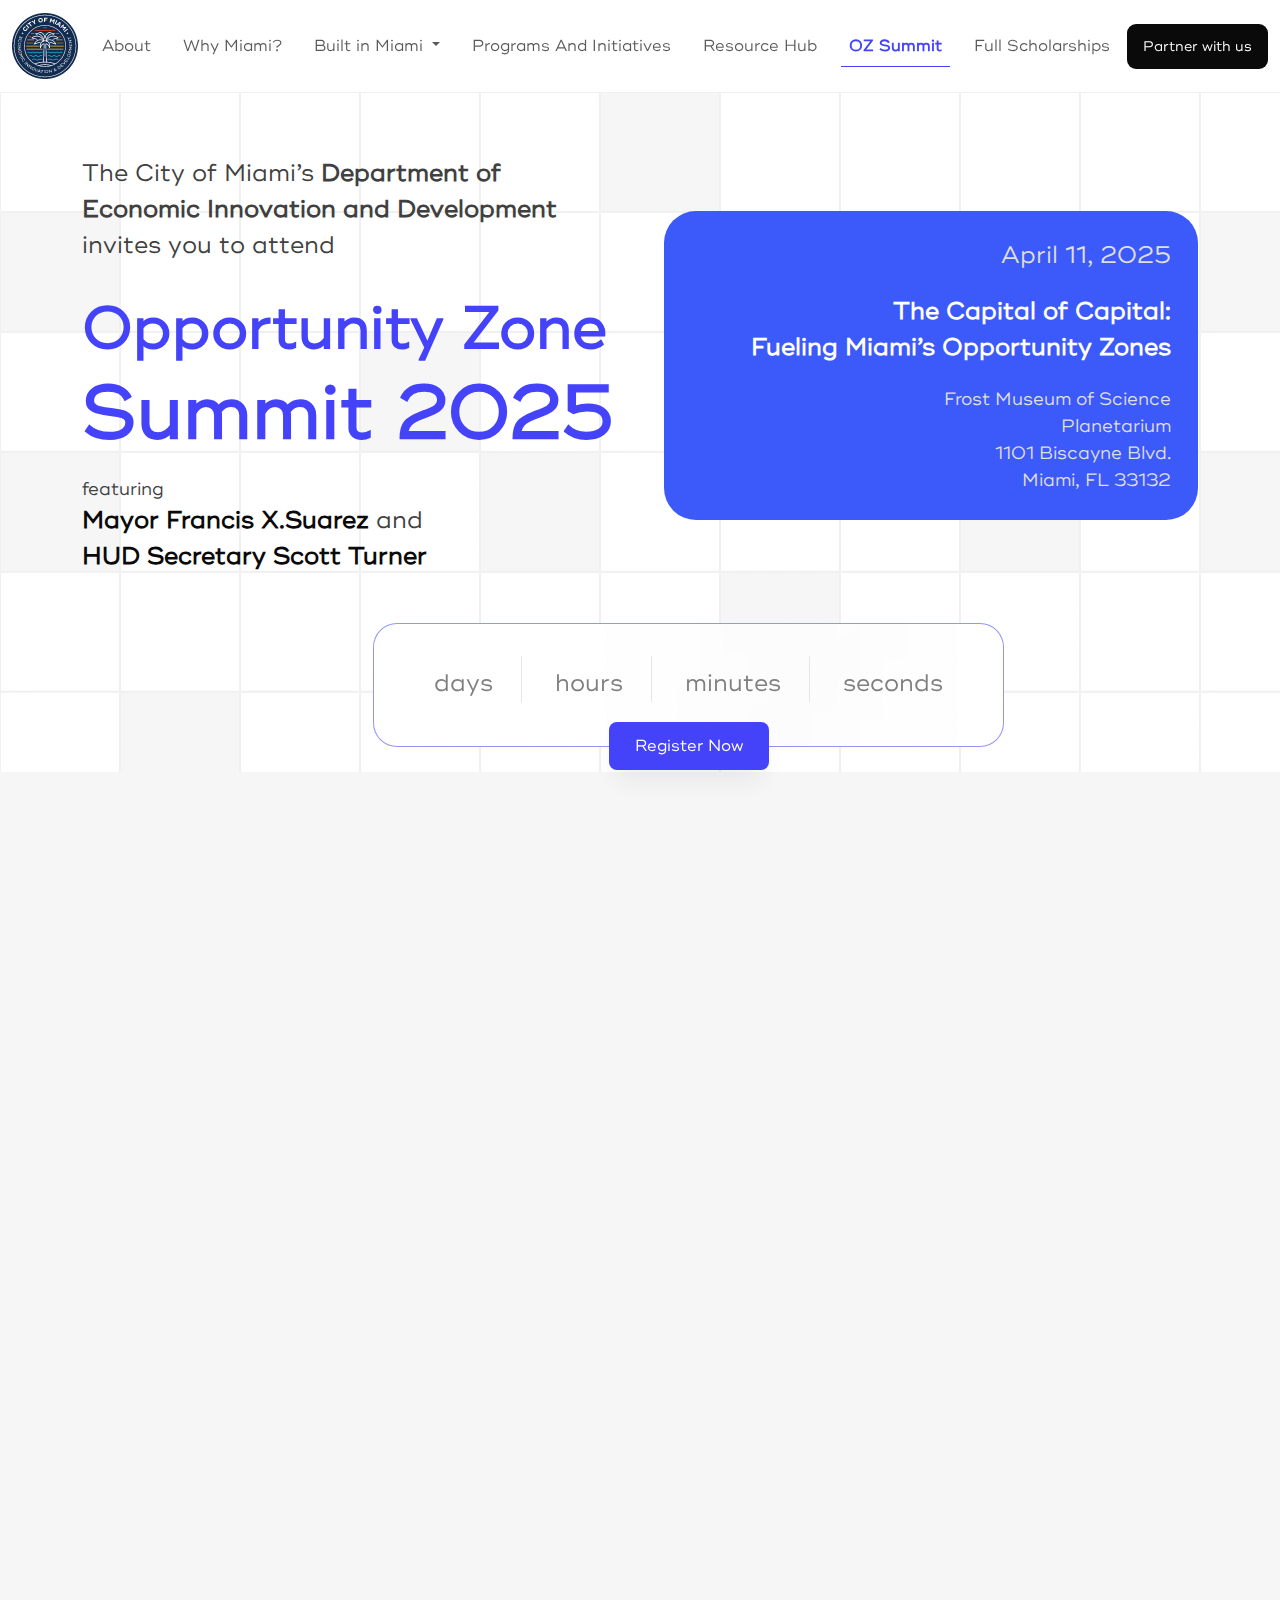
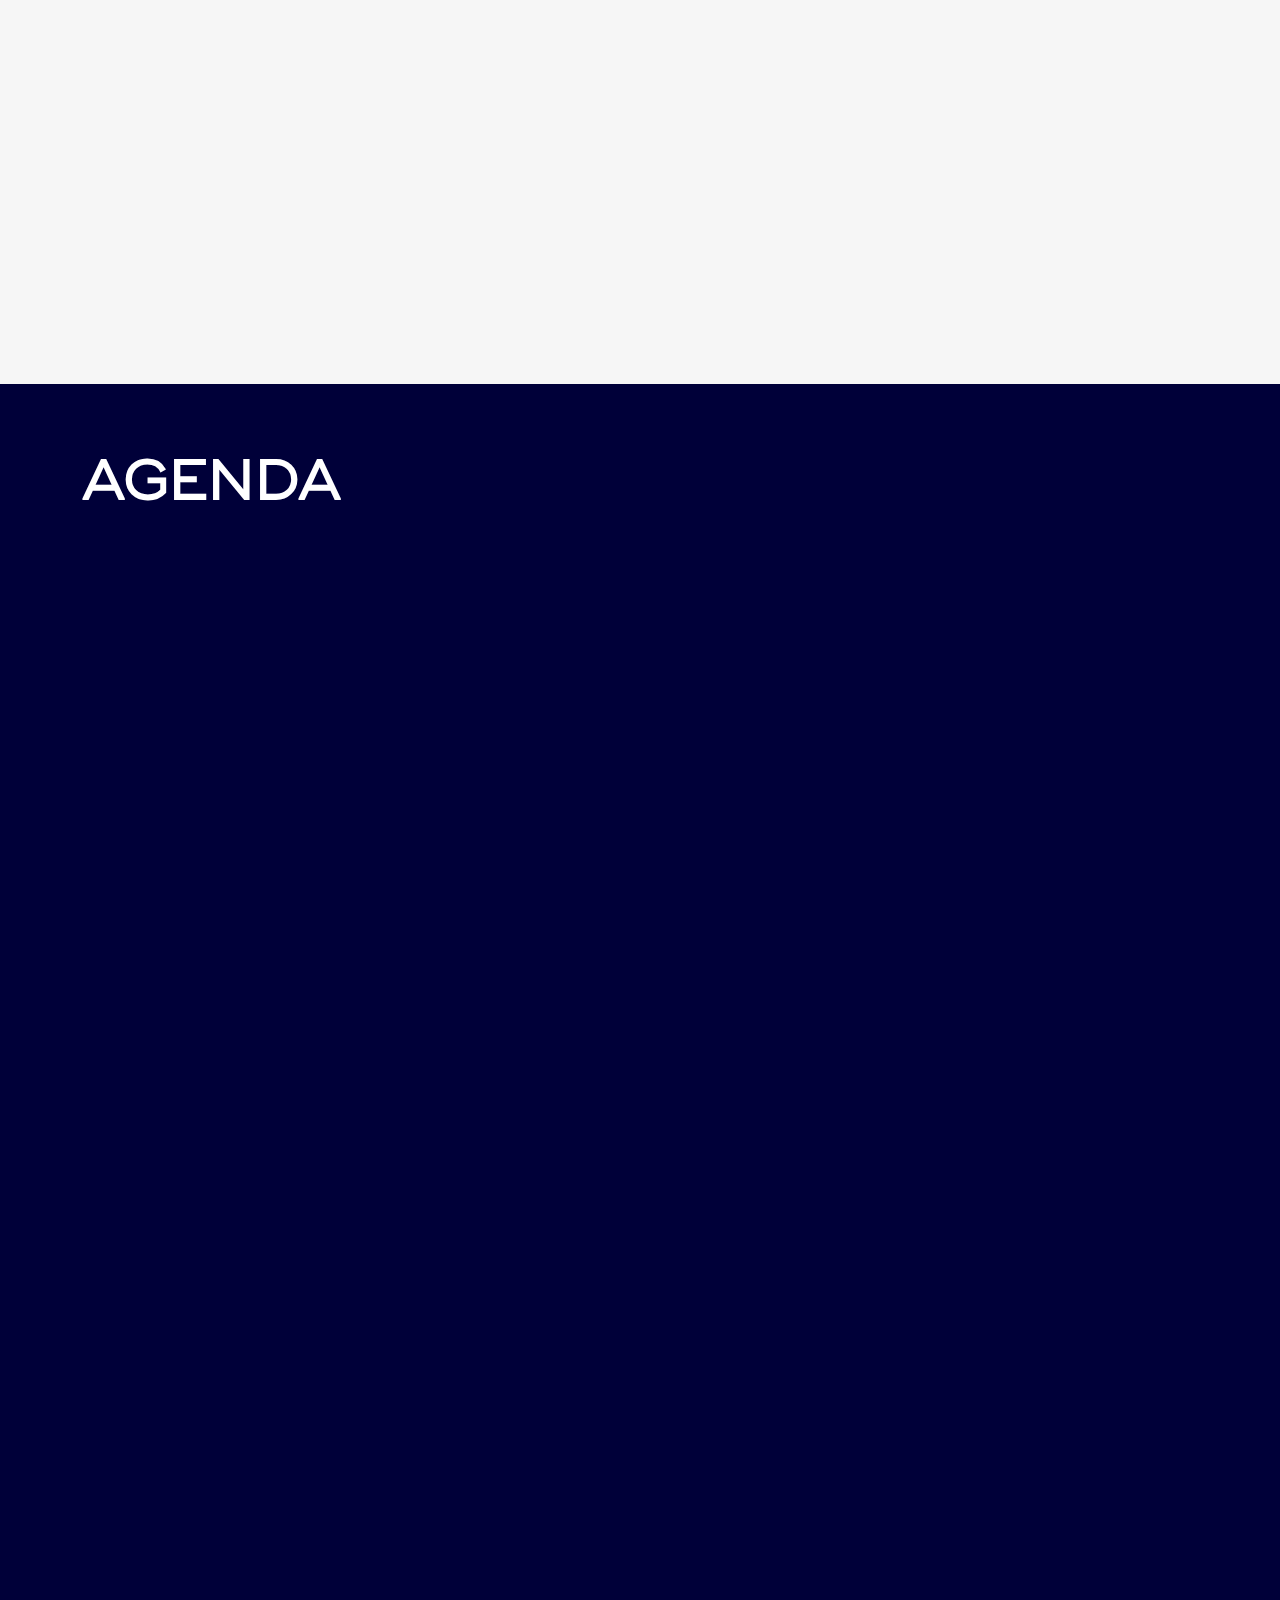
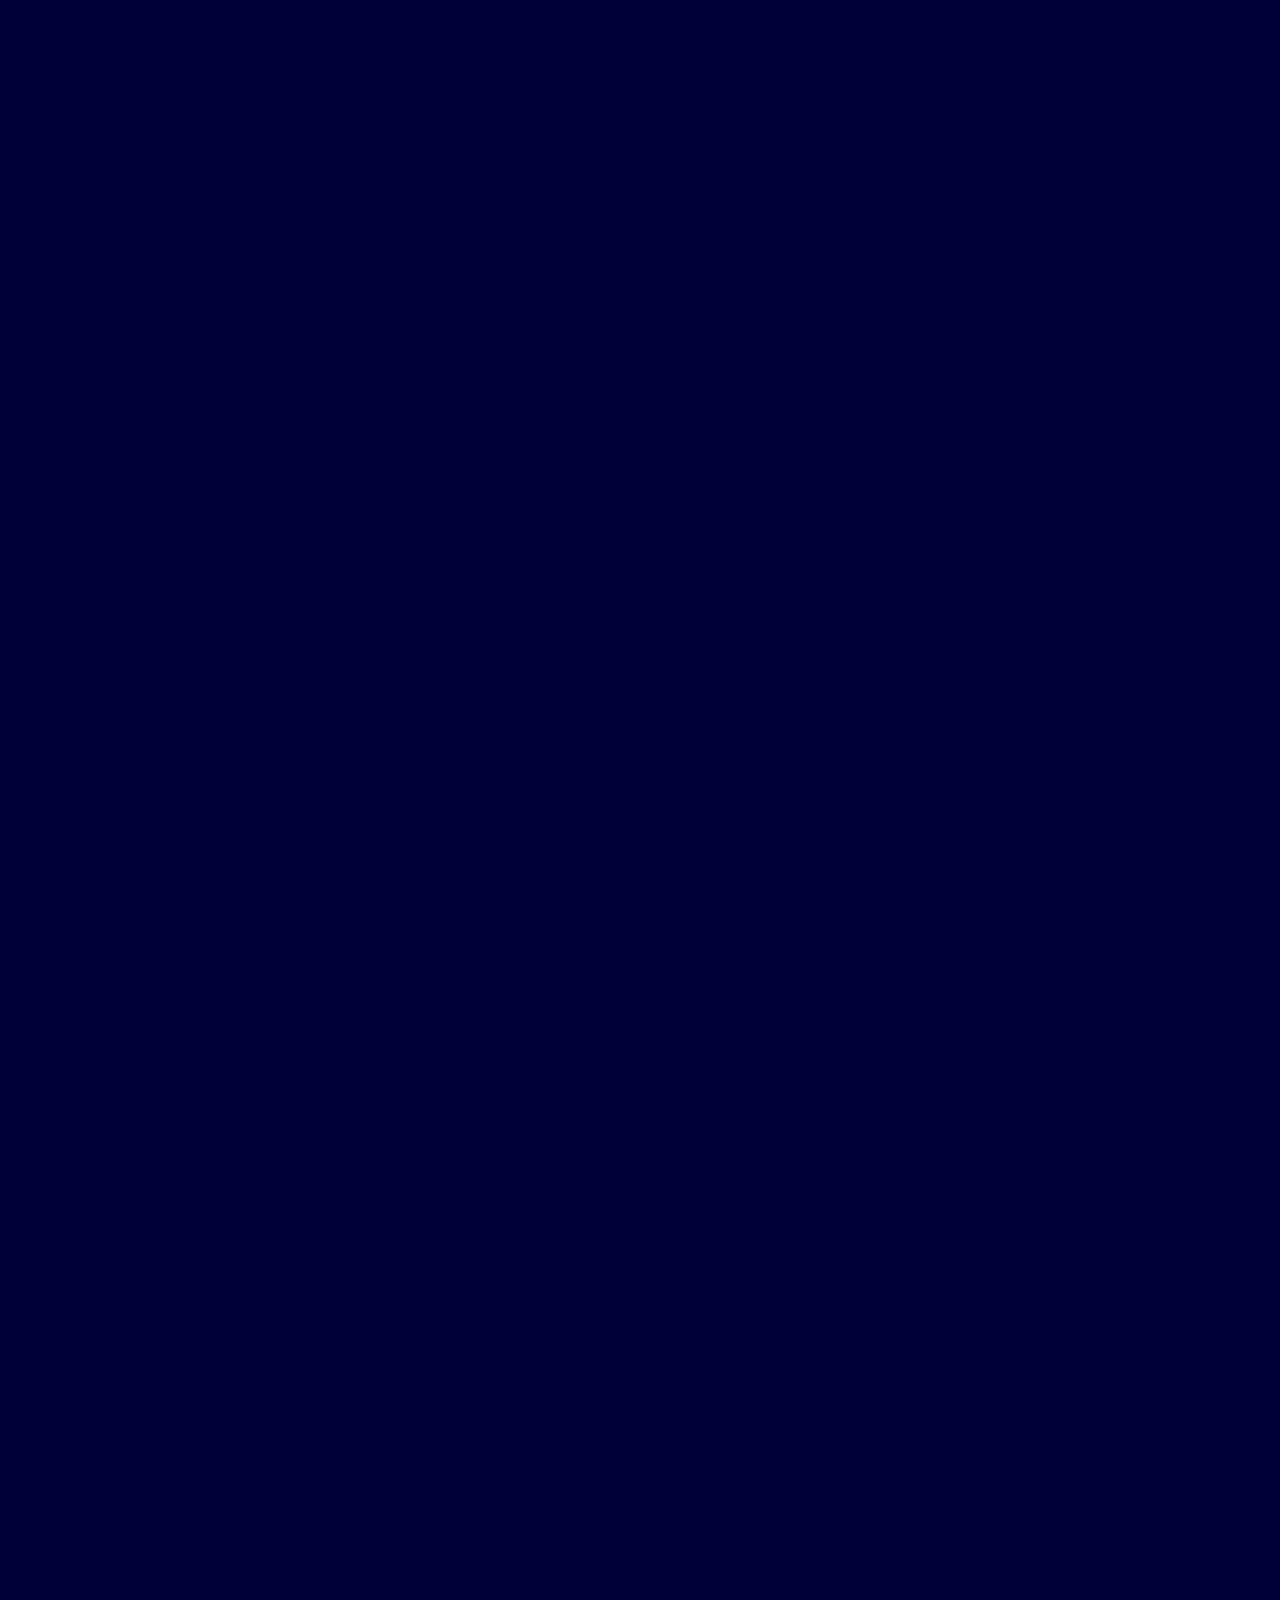
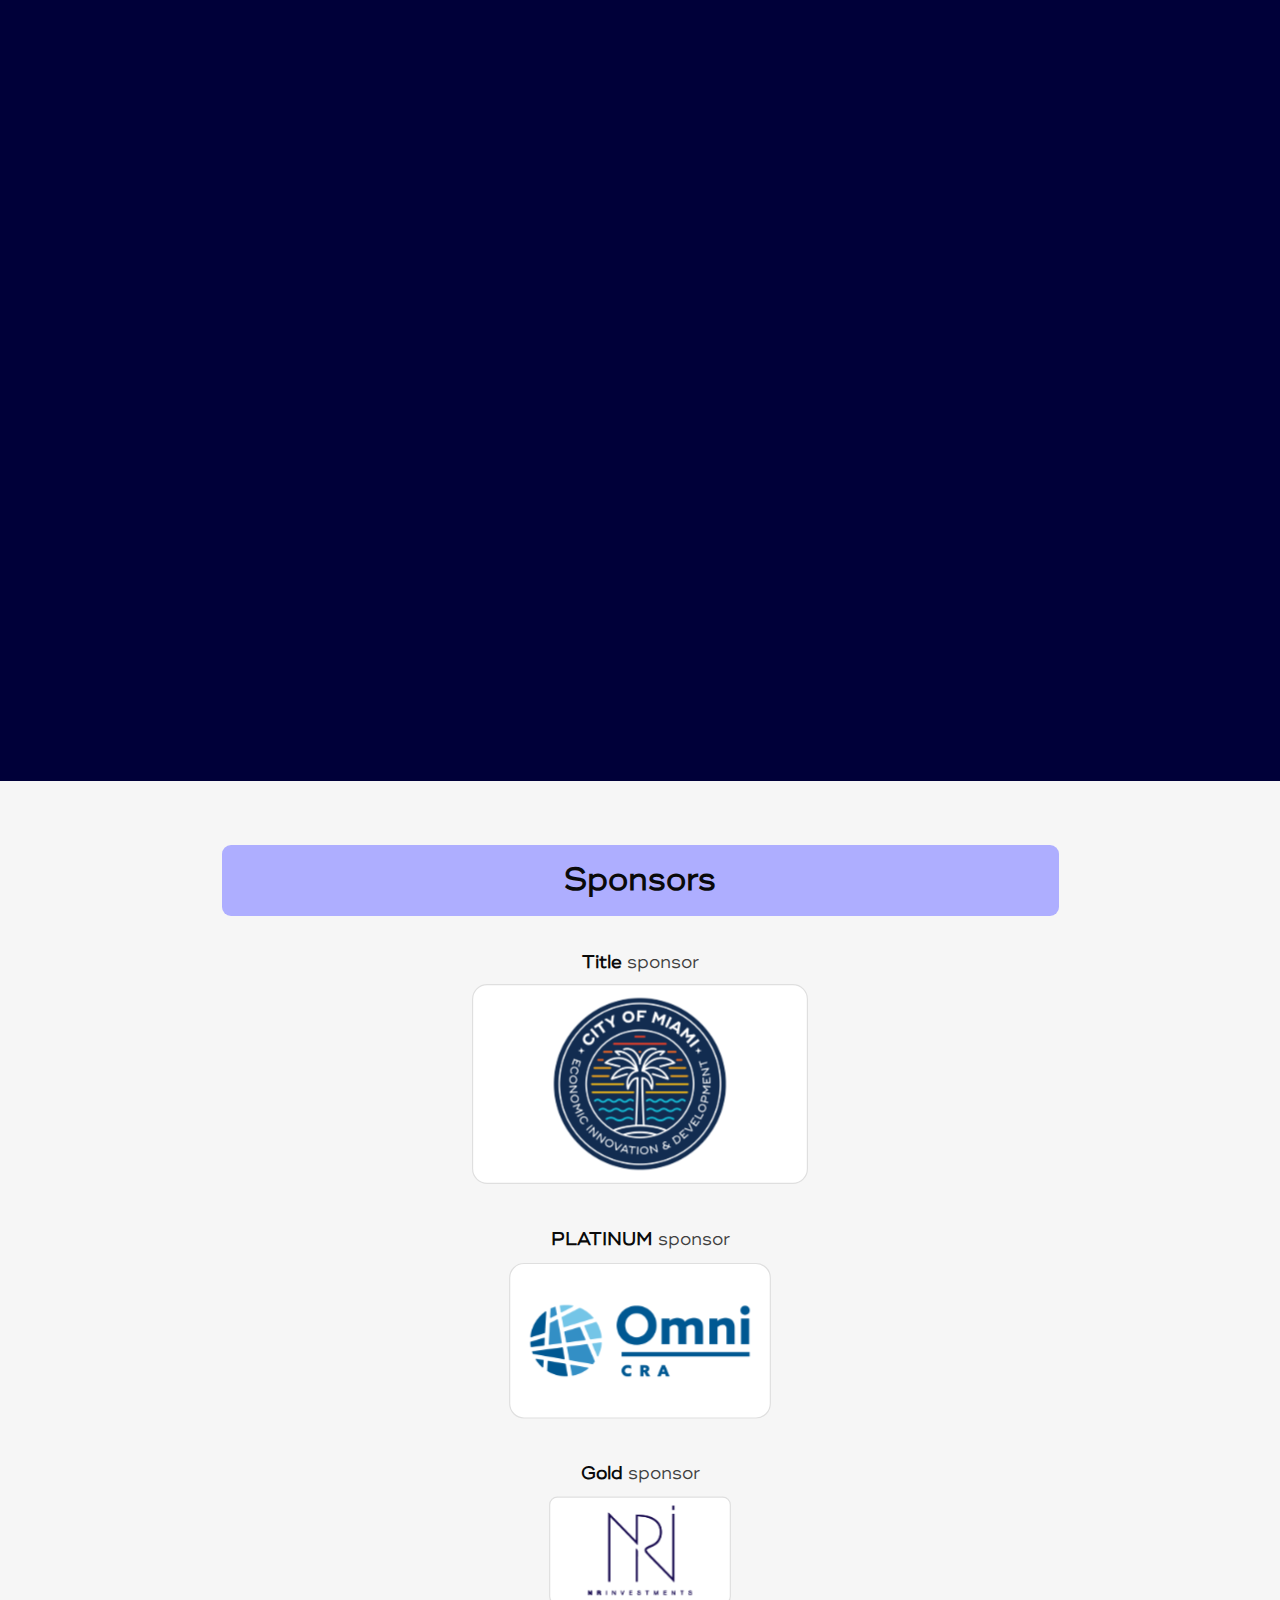
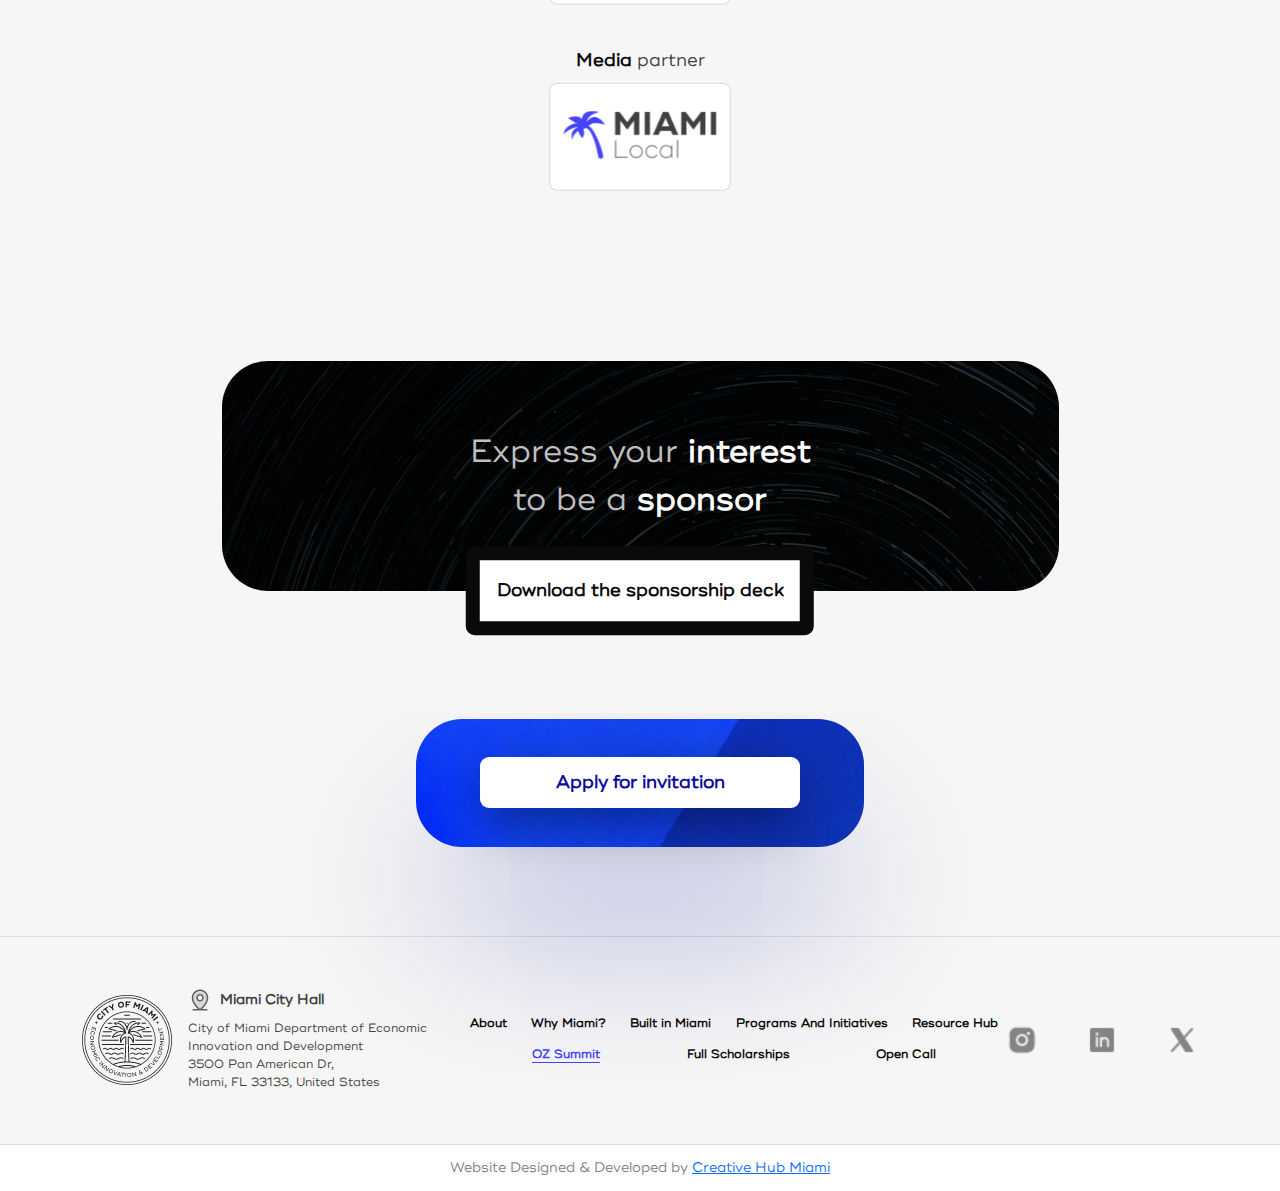
<file: opportunity-zone-summit/index.html>
<!DOCTYPE html>
<html lang="en">
<head>
    <meta charset="UTF-8">
    <meta name="viewport" content="width=device-width, initial-scale=1.0">
    <meta property="og:title" content="City of Miami">
    <meta property="og:description" content="Opportunity Zone Summit">
    <meta property="og:image" content="images/oz-summit.jpg">
    <meta property="og:url" content="http://eidmiami.org">

    <title>Opportunity Zone Summit</title>

    <link rel="icon" type="image/x-icon" href="images/favicon.png">

    <link rel="stylesheet" href="Styles/style.css">
    <link rel="stylesheet" href="Styles/style-mobile.css">
    <link rel="stylesheet" href="Styles/fonts.css">
    <link rel="stylesheet" href="Styles/aos.css">

    <link rel="stylesheet" href="../bootstrap-5.3.3-dist/css/bootstrap.min.css">
</head>
<body>

    <header>
        <div class="container-fluid d-block d-lg-flex justify-content-between align-items-center ">
            <nav class="navbar navbar-expand-lg">
                <a href="https://eidmiami.org/" class="navbar-brand">
                    <img src="images/header-logo.png" alt="header logo">
                </a>

                <a href="mailto:kcarswell@miamigov.com?subject=Partner%20with%20us" class="partner-with-us-link d-flex d-lg-none ms-auto me-2">
                    <button class="partner-with-us">Partner with us</button>
                </a>

                <button class="navbar-toggler" data-bs-toggle="collapse" data-bs-target="#navMenu">
                    <span class="navbar-toggler-icon"></span>
                </button>

                <div class="collapse navbar-collapse" id="navMenu">
                    <ul class="navbar-nav ms-auto gap-lg-3 gap-0">
                        <li class="nav-item">
                            <a href="../about" class="nav-link">About</a>
                        </li>
                        <li class="nav-item">
                            <a href="../why-miami" class="nav-link">Why Miami?</a>
                        </li>

                        <li class="nav-item dropdown">
                            <a class="nav-link dropdown-toggle" href="#" id="navbarDropdown" role="button" data-bs-toggle="dropdown" aria-expanded="false">
                                Built in Miami
                            </a>
                            <ul class="dropdown-menu" aria-labelledby="navbarDropdown">
                                <li><a class="dropdown-item" href="../built-in-miami/">Program Info</a></li>
                                <li><a class="dropdown-item" href="../open-call/">Open Call</a></li>
                            </ul>
                        </li>             
                        
                        <!-- <li class="nav-item">
                            <a href="../bizlink-academy/" class="nav-link">Miami BizLink Academy</a>
                        </li> -->
                            
                        <li class="nav-item">
                            <a href="../programs-and-initiatives/" class="nav-link">Programs And Initiatives</a>
                        </li>
                            
                        <li class="nav-item">
                            <a href="../resource-hub/" class="nav-link">Resource Hub</a>
                        </li>

                        <li class="nav-item">
                            <a href="../opportunity-zone-summit/" class="nav-link active">OZ Summit</a>
                        </li>

                        <li class="nav-item">
                            <a href="../full-scholarships/" class="nav-link">Full Scholarships</a>
                        </li>
                    </ul>
                </div>
            </nav>

            <a href="mailto:kcarswell@miamigov.com?subject=Partner%20with%20us" class="partner-with-us-link d-none d-lg-flex">
                <button class="partner-with-us">Partner with us</button>
            </a>
        </div>
    </header>

    <main>
        <!-- HERO -->
        <section id="hero">
            <div class="container">
                <div class="row g-5">
                    <div class="col-12 col-md-6">
                        <div class="vstack gap-3">
                            <p class="top-text">
                                The City of Miami’s <span>Department of Economic Innovation 
                                and Development</span> invites you to attend
                            </p>
    
                            <h1 class="d-none d-md-block">
                                <span>Opportunity Zone</span> Summit 2025 
                            </h1>
    
                            <!-- MOBILE -->
                            <h1 class="d-block d-md-none text-center">
                                <span>Opportunity Zone</span> <br> 
                                Summit 2025 
                            </h1>
    
                            <div class="bottom-text">
                                <span>featuring</span>
    
                                <p>
                                    Mayor Francis X.Suarez <span>and</span> <br>
                                    HUD Secretary Scott Turner
                                </p>
                            </div>
                        </div>
                    </div>

                    <div class="col-12 col-md-6">
                        <div class="right-side">
                            <div class="card">
                                <p class="top-text">April 11, 2025</p>
                                <p class="middle-text">
                                    The Capital of Capital: <br>
                                    Fueling Miami’s Opportunity Zones
                                </p>
    
                                <p class="bottom-text">
                                    Frost Museum of Science <br>
                                    Planetarium <br>
                                    1101 Biscayne Blvd. <br>
                                    Miami, FL 33132
                                </p>
                            </div>
                        </div>
                    </div>

                    <div class="col-12 col-md-7 offset-md-3">
                        <div id="counter">
                            <div class="counter-item">
                                <h2 id="days"></h2>
                                <p>days</p>
                            </div>

                            <div class="counter-item">
                                <h2 id="hours"></h2>
                                <p>hours</p>
                            </div>

                            <div class="counter-item">
                                <h2 id="minutes"></h2>
                                <p>minutes</p>
                            </div>

                            <div class="counter-item">
                                <h2 id="seconds"></h2>
                                <p>seconds</p>
                            </div>

                            <a href="https://lu.ma/zdr6mqbf" class="register-btn">Register Now</a>
                        </div>
                    </div>
                </div>
            </div>
        </section>

        <!-- SPEAKERS -->
        <section id="speakers">
            <div class="container">
                <div class="row g-5 d-none d-md-flex">
                    <div class="col-12 col-md-4">
                        <div class="card" data-aos="fade-left">
                            <img src="images/speaker-1.png" alt="speaker-1">

                            <h6>Francis X. Suarez</h6>
                            <p>Mayor Francis X. Suarez</p>
                        </div>
                    </div>

                    <div class="col-12 col-md-4">
                        <div class="card" data-aos="fade-left" data-aos-delay="200">
                            <img src="images/speaker-2.png" alt="speaker-2">

                            <h6>Scott Turner</h6>
                            <p>Secretary of the U.S. Department of Housing and Urban Development (HUD)</p>
                            
                        </div>
                    </div>

                    <div class="col-12 col-md-4">
                        <div class="card" data-aos="fade-left" data-aos-delay="400">
                            <img src="images/speaker-3.png" alt="speaker-3">

                            <h6>Commissioner Damian Pardo</h6>
                            <p>
                                District 2 <br>
                                Chairman, Omni CRA
                            </p>
                        </div>
                    </div>

                    <div class="col-12 col-md-4">
                        <div class="card" data-aos="fade-left" data-aos-delay="600">
                            <img src="images/speaker-4.png" alt="speaker-4">

                            <h6>Larry Spring</h6>
                            <p>Assistant City Manager, CFO City of Miami</p>
                        </div>
                    </div>

                    <div class="col-12 col-md-4">
                        <div class="card" data-aos="fade-left" data-aos-delay="800">
                            <img src="images/speaker-5.png" alt="speaker-5">

                            <h6>Keith Carswell</h6>
                            <p>Director of the Department of Economic Innovation and Development</p>
                        </div>
                    </div>

                    <div class="col-12 col-md-4">
                        <div class="card" data-aos="fade-left" data-aos-delay="1000">
                            <img src="images/speaker-6.png" alt="speaker-6">

                            <h6>Isiaa Jones</h6>
                            <p>
                                Executive Director, OMNI CRA
                            </p>
                        </div>
                    </div>
                </div>

                <!-- MOBILE -->
                <div class="d-block d-md-none">
                    <h2>
                        Our Distinguished Speakers
                    </h2>

                    <div class="slider-container">
                        <div class="slider">
                            <div class="slide">
                                <div class="card">
                                    <img src="images/speaker-1.png" alt="speaker-1">
        
                                    <h6>Francis X. Suarez</h6>
                                    <p>Mayor Francis X. Suarez</p>
                                </div>
                            </div>

                            <div class="slide">
                                <div class="card">
                                    <img src="images/speaker-2.png" alt="speaker-2">
        
                                    <h6>Scott Turner</h6>
                                    <p>Secretary of the U.S. Department of Housing and Urban Development (HUD)</p>
                                </div>
                            </div>

                            <div class="slide">
                                <div class="card" data-aos="fade-left" data-aos-delay="400">
                                    <img src="images/speaker-3.png" alt="speaker-3">
        
                                    <h6>Commissioner Damian Pardo</h6>
                                    <p>
                                        District 2 <br>
                                        Chairman, Omni CRA
                                    </p>
                                </div>
                            </div>

                            <div class="slide">
                                <div class="card">
                                    <img src="images/speaker-4.png" alt="speaker-4">
        
                                    <h6>Larry Spring</h6>
                                    <p>Assistant City Manager, CFO City of Miami</p>
                                </div>
                            </div>

                            <div class="slide">
                                <div class="card">
                                    <img src="images/speaker-5.png" alt="speaker-5">
        
                                    <h6>Keith Carswell</h6>
                                    <p>Director of the Department of Economic Innovation and Development</p>
                                </div>
                            </div>

                            <div class="slide">
                                <div class="card">
                                    <img src="images/speaker-6.png" alt="speaker-6">
        
                                    <h6>Isiaa Jones</h6>
                                    <p>
                                        Executive Director, OMNI CRA
                                    </p>
                                </div>
                            </div>
                        </div>
                    </div>
                </div>
            </div>
        </section>

        <!-- AGENDA -->
        <section id="agenda">
            <div class="container">
                <h1 class="title">AGENDA</h1>
                
                    <!-- FIRST ROW -->
                <div class="row" data-aos="fade-up">
                    <div class="col-12 col-md-4">
                        <div class="left-side">
                            <p>9:00 <span>AM</span> – 10:00 <span>AM</span></p>
                            <span class="duration">60 min</span>
                        </div>
                    </div>

                    <div class="col-12 col-md-8">
                        <div class="right-side">
                            <h6>Registration & Networking Breakfast</h6>
                        </div>
                    </div>
                </div>

                    <!-- SECOND ROW -->
                <div class="row" data-aos="fade-up" data-aos-delay="200">
                    <div class="col-12 col-md-4">
                        <div class="left-side">
                            <p>10:00 <span>AM</span> – 10:05 <span>AM</span></p>
                            <span class="duration">5 min</span>
                        </div>
                    </div>

                    <div class="col-12 col-md-8">
                        <div class="right-side">
                            <h6>Event Kick-Off</h6>
                            <p>
                                Keith A. Carswell, Director, Department of Economic Innovation & Development
                            </p>
                        </div>
                    </div>
                </div>

                    <!-- THIRD ROW -->
                <div class="row" data-aos="fade-up" data-aos-delay="400">
                    <div class="col-12 col-md-4">
                        <div class="left-side">
                            <p>10:05 <span>AM</span> – 10:15 <span>AM</span></p>
                            <span class="duration">10 min</span>
                        </div>
                    </div>

                    <div class="col-12 col-md-8">
                        <div class="right-side">
                            <h6>Opening Remarks</h6>
                            <p>
                                Mayor Francis Suarez <br>
                                Welcome on behalf of the City of Miami
                            </p>

                            <p>
                                District 2 Commissioner Damien Pardo, and OMNI CRA Chariman <br>
                                Welcome on behalf of the OMNI CRA
                            </p>
                        </div>
                    </div>
                </div>    

                    <!-- FOURTH ROW -->
                <div class="row" data-aos="fade-up" data-aos-delay="600">
                    <div class="col-12 col-md-4">
                        <div class="left-side">
                            <p>10:15 <span>AM</span> – 11:00 <span>AM</span></p>
                            <span class="duration">45 min</span>
                        </div>
                    </div>

                    <div class="col-12 col-md-8">
                        <div class="right-side">
                            <h6>
                                Fireside Chat: <br>
                                The Power of Opportunity Zones
                            </h6>
                            <ul>
                                <li>
                                    Moderator: Mayor Francis X. Suarez
                                </li>
                                <li>
                                    Speaker: HUD Secretary Scott Turner
                                </li>
                            </ul>
                        </div>
                    </div>
                </div>

                    <!-- FIFTH ROW -->
                <div class="row" data-aos="fade-up" data-aos-delay="800">
                    <div class="col-12 col-md-4">
                        <div class="left-side">
                            <p>11:00 <span>AM</span> – 11:15 <span>AM</span></p>
                            <span class="duration">15 min</span>
                        </div>
                    </div>

                    <div class="col-12 col-md-8">
                        <div class="right-side">
                            <h6>
                                Break
                            </h6>
                        </div>
                    </div>
                </div>

                    <!-- SIXTH ROW -->
                <div class="row" data-aos="fade-up" data-aos-delay="1000">
                    <div class="col-12 col-md-4">
                        <div class="left-side">
                            <p>11:15 <span>AM</span> – 12:00 <span>PM</span></p>
                            <span class="duration">45 min</span>
                        </div>
                    </div>

                    <div class="col-12 col-md-8">
                        <div class="right-side">
                            <h6>
                                Public-Private Partnerships <br>
                                & Future Opportunities
                            </h6>

                            <span>Moderator:</span>
                            <p>
                                Public-Private Partnership Specialist (Larry Spring, CFO, City of Miami)
                            </p>

                            <span>Panelists:</span>
                            <ul>
                                <li>
                                    Local Government Representatives 
                                </li>
                                <li>
                                    Banking & Financial Institutions
                                </li>
                                <li>
                                    Private Sector Leaders
                                </li>
                            </ul>
                        </div>
                    </div>
                </div>

                    <!-- SEVENTH ROW -->
                <div class="row" data-aos="fade-up" data-aos-delay="1100">
                    <div class="col-12 col-md-4">
                        <div class="left-side">
                            <p>12:00 <span>PM</span> – 1:30 <span>PM</span></p>
                            <span class="duration">90 min</span>
                        </div>
                    </div>

                    <div class="col-12 col-md-8">
                        <div class="right-side">
                            <h6>
                                VIP Invite only Networking Lunch <br>
                                on the 5th Floor 
                            </h6>
                        </div>
                    </div>
                </div>

                    <!-- EIGHTH ROW -->
                <div class="row" data-aos="fade-up" data-aos-delay="1200">
                    <div class="col-12 col-md-4">
                        <div class="left-side">
                            <p>1:30 <span>PM</span> – 2:15 <span>PM</span></p>
                            <span class="duration">45 min</span>
                        </div>
                    </div>

                    <div class="col-12 col-md-8">
                        <div class="right-side">
                            <h6>
                                Community-Centered Development in <br> 
                                Opportunity Zones
                            </h6>

                            <span>Moderator:</span>
                            <p>Community Development Leader or Nonprofit Executive</p>

                            <span>Panelists:</span>
                            <ul>
                                <li>
                                    Community Development Corporations
                                </li>
                                <li>
                                    Workforce Development Leaders
                                </li>
                                <li>
                                    Nonprofit & Faith-Based Organizations
                                </li>
                            </ul>
                        </div>
                    </div>
                </div>

                    <!-- NINTH ROW -->
                <div class="row" data-aos="fade-up" data-aos-delay="1300">
                    <div class="col-12 col-md-4">
                        <div class="left-side">
                            <p>2:15 <span>PM</span> – 2:30 <span>PM</span></p>
                            <span class="duration">15 min</span>
                        </div>
                    </div>

                    <div class="col-12 col-md-8">
                        <div class="right-side">
                            <h6>
                                Break
                            </h6>
                        </div>
                    </div>
                </div>

                    <!-- TENTH ROW -->
                <div class="row" data-aos="fade-up" data-aos-delay="1400">
                    <div class="col-12 col-md-4">
                        <div class="left-side">
                            <p>2:30 <span>PM</span> – 3:15 <span>PM</span></p>
                            <span class="duration">45 min</span>
                        </div>
                    </div>

                    <div class="col-12 col-md-8">
                        <div class="right-side">
                            <h6>
                                Unlocking Capital for Opportunity Zone <br> 
                                Development
                            </h6>

                            <span>Moderator:</span>
                            <p>Real Estate Finance Expert or Private Equity Professional</p>


                            <span>Panelists:</span>
                            <ul>
                                <li>
                                    Real Estate Developers
                                </li>
                                <li>
                                    Investors & Fund Managers 
                                </li>
                                <li>
                                    Legal & Tax Experts
                                </li>
                            </ul>
                        </div>
                    </div>
                </div>

                    <!-- ELEVENTH ROW -->
                <div class="row" data-aos="fade-up" data-aos-delay="1500">
                    <div class="col-12 col-md-4">
                        <div class="left-side">
                            <p>3:15 <span>PM</span> – 3:30 <span>PM</span></p>
                            <span class="duration">15 min</span>
                        </div>
                    </div>

                    <div class="col-12 col-md-8">
                        <div class="right-side">
                            <h6>
                                Break
                            </h6>
                        </div>
                    </div>
                </div>

                    <!-- TWELFTH ROW -->
                <div class="row" data-aos="fade-up" data-aos-delay="1600">
                    <div class="col-12 col-md-4">
                        <div class="left-side">
                            <p>3:30 <span>PM</span> – 4:15 <span>PM</span></p>
                            <span class="duration">45 min</span>
                        </div>
                    </div>

                    <div class="col-12 col-md-8">
                        <div class="right-side">
                            <h6>
                                Legislative & Policy Impacts on OZs: <br>
                                What’s Next?
                            </h6>

                            <span>Moderator:</span>
                            <p>Real Estate Finance Expert or Private Equity Professional</p>


                            <span>Panelists:</span>
                            <ul>
                                <li>
                                    Real Estate Developers
                                </li>
                                <li>
                                    Investors & Fund Managers
                                </li>
                                <li>
                                    Legal & Tax Experts 
                                </li>
                            </ul>
                        </div>
                    </div>
                </div>

                    <!-- THIRTEENTH ROW -->
                <div class="row" data-aos="fade-up" data-aos-delay="1700">
                    <div class="col-12 col-md-4">
                        <div class="left-side">
                            <p>4:15 <span>PM</span> – 4:30 <span>PM</span></p>
                            <span class="duration">15 min</span>
                        </div>
                    </div>

                    <div class="col-12 col-md-8">
                        <div class="right-side">
                            <h6>
                                Break
                            </h6>
                        </div>
                    </div>
                </div>

                    <!-- FOURTEENTH ROW -->
                <div class="row" data-aos="fade-up" data-aos-delay="1800">
                    <div class="col-12 col-md-4">
                        <div class="left-side">
                            <p>4:30 <span>PM</span> – 5:00 <span>PM</span></p>
                            <span class="duration">30 min</span>
                        </div>
                    </div>

                    <div class="col-12 col-md-8">
                        <div class="right-side">
                            <h6>
                                Closing Remarks: <br> 
                                The Future of Miami’s Opportunity Zones
                            </h6>

                            <span>
                                Keith A. Carswell, <br>
                                Director, Department of Economic Innovation & Development
                            </span>

                            <ul>
                                <li>Recap of key takeaways and next steps</li>
                                <li>Call to Action for Developers, Investors & Community Leadersmmunity Benefits</li>
                            </ul>
                        </div>
                    </div> 
                </div>                   
                </div>
            
        </section>

        <!-- SPONSORS -->
        <section id="sponsors">
            <div class="container">
                <div class="d-flex justify-content-center">
                    <h1>Sponsors</h1>
                </div>

                <div class="logo-container">
                    <div class="vstack align-items-center">
                        <p>
                            <span>Title</span> sponsor
                        </p>

                        <img src="logos/city-of-miami-logo.svg" alt="city-of-miami-logo" class="logo-1">
                    </div>

                    <div class="vstack align-items-center">
                        <p>
                            <span>PLATINUM</span> sponsor
                        </p>

                        <img src="logos/omni-logo.svg" alt="omni-logo" class="logo-2">
                    </div>

                    <div class="vstack align-items-center">
                        <p>
                            <span>Gold</span> sponsor
                        </p>

                        <img src="logos/nri-logo.svg" alt="nri-logo" class="logo-3">
                    </div>

                    <div class="vstack align-items-center">
                        <p>
                            <span>Media</span> partner
                        </p>

                        <a href="https://miamilocal.com/">
                            <img src="logos/miami-local-logo.svg" alt="miami-local-logo" class="logo-4">
                        </a>
                    </div>
                </div>
            </div>
        </section>

        <!-- APPLY -->
        <section id="apply">
            <div class="container">
                <div class="apply-inner">
                    <p>
                        Express your <span>interest</span> <br>
                        to be a <span>sponsor</span>
                    </p>

                    <a href="./PDF/Miami 2025 OZ Summit.pdf" target="_blank">
                        <button>
                            Download the sponsorship deck
                        </button>
                    </a>
                </div>
            </div>
        </section>

        <!-- APPLICATION -->
        <section id="application">
            <div class="application-inner">
                <a href="https://lu.ma/zdr6mqbf">
                    <button type="submit">Apply for invitation</button>
                </a>
            </div>
        </section>
    </main>

    <footer>
        <div class="upper-section">
            <div class="container">
                <div class="row">
                    <div class="col-12 col-lg-4">
                        <div class="hstack gap-3 flex-lg-row flex-column m-3 m-lg-0  left">
                            <img src="images/footer-logo.png" alt="footer-logo">

                           <div class="vstack gap-2 align-items-center align-items-lg-start">
                                <div class="hstack gap-2 justify-content-center justify-content-lg-start">
                                    <img src="images/footer-location-icon.png" alt="footer-location-icon">
                                    <h6>Miami City Hall</h6>
                                </div>

                                <p>
                                    City of Miami Department of Economic <br> 
                                    Innovation and Development <br>
                                    3500 Pan American Dr, <br>  
                                    Miami, FL 33133, United States 
                                </p>
                            </div>
                        </div>
                    </div>

                    <div class="col-12 col-lg-8">
                        <div class="d-flex center justify-content-between align-items-center h-100 flex-lg-row flex-column">
                            <div class="d-flex gap-3 text-nowrap flex-wrap justify-content-evenly ">
                                <a href="/about/">
                                    <h6>About</h6>
                                </a>
                                
                                <a href="/why-miami" >
                                    <h6>Why Miami?</h6>
                                </a>

                                <a href="/built-in-miami/">
                                    <h6>Built in Miami</h6>
                                </a>

                                <!-- <a href="/bizlink-academy/">
                                    <h6>Miami BizLink Academy</h6>
                                </a> -->

                                <a href="/programs-and-initiatives/">
                                    <h6>Programs And Initiatives</h6>
                                </a>

                                <a href="/resource-hub/">
                                    <h6>Resource Hub</h6>
                                </a>

                                <a href="/opportunity-zone-summit/" class="active">
                                    <h6>OZ Summit</h6>
                                </a>

                                <a href="/full-scholarships/">
                                    <h6>Full Scholarships</h6>
                                </a>

                                <a href="/open-call/">
                                    <h6>Open Call</h6>
                                </a>
                            </div>

                            <div class="hstack gap-5 right align-self-center  mt-3 mt-lg-0">
                                <a href="https://www.instagram.com/theventuremiami/">
                                    <img src="images/footer-instagram-logo.png" alt="instagram-logo">
                                </a>

                                <a href="https://www.linkedin.com/company/venture-miami/posts/?feedView=all">
                                    <img src="images/footer-linkedin-logo.png" alt="linkedin-logo">
                                </a>

                                <a href="https://x.com/venturemiami?lang=en">
                                    <img src="images/footer-x-logo.png" alt="x-logo">
                                </a>
                            </div>
                        </div>
                    </div>
                </div>
            </div>
        </div>

        <div class="bottom-section">
           <p>
                Website Designed & Developed by 
                <a href="https://creativehubmiami.com/">Creative Hub Miami</a>
            </p> 
        </div>
    </footer>   
    
</body>
    <script src="../bootstrap-5.3.3-dist/js/bootstrap.bundle.min.js"></script>
    <script src="Scripts/main.js"></script>
    <script src="Scripts/aos.js"></script>
</html>
</file>
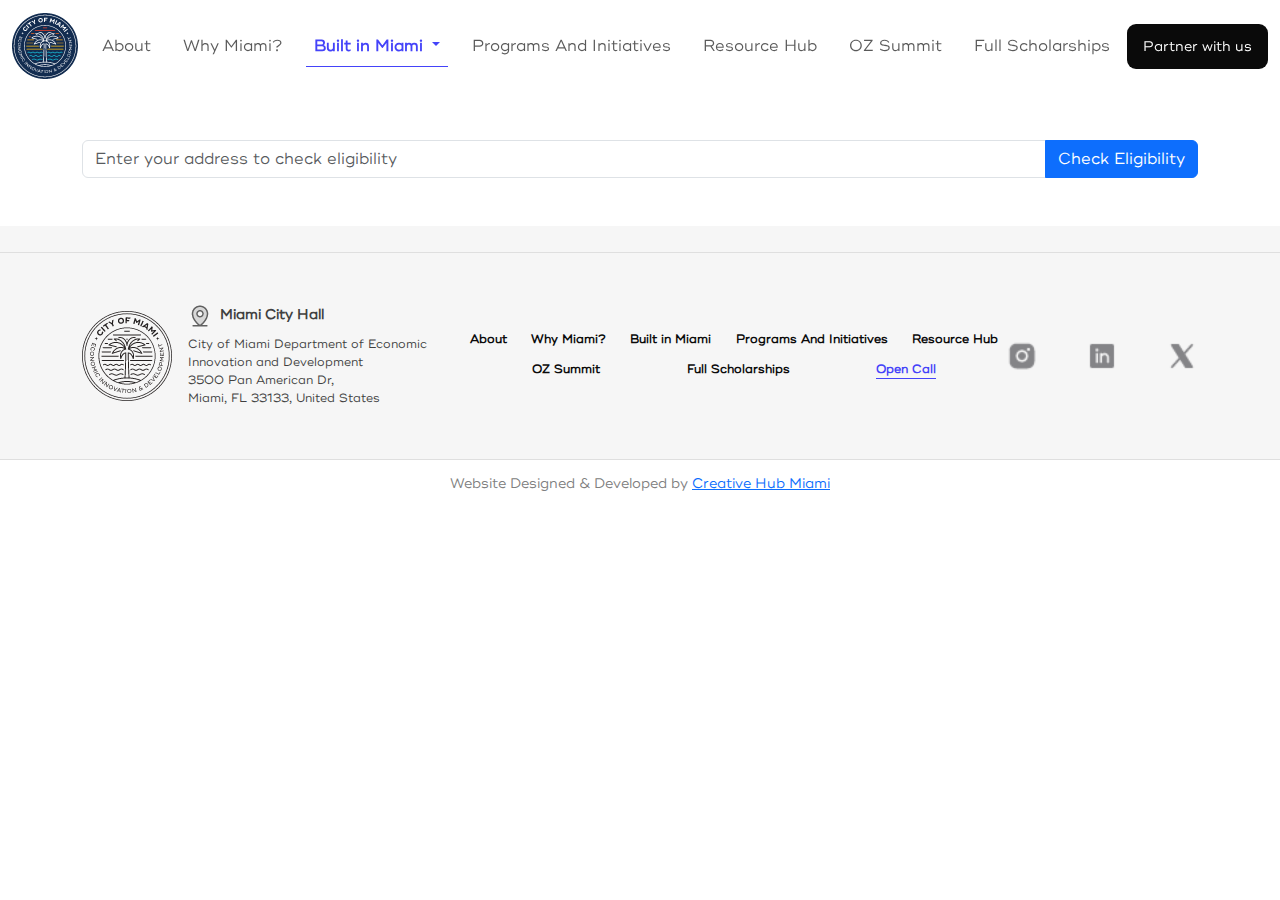
<file: venture-miami/index.html>
<!DOCTYPE html>
<html lang="en">
<head>
    <meta charset="UTF-8">
    <meta name="viewport" content="width=device-width, initial-scale=1.0">
    <meta property="og:title" content="City of Miami">
    <meta property="og:description" content="An Exclusive Pre-Accelerator Program for City of Miami & Downtown Miami Residents">
    <meta property="og:image" content="images/favicon.png">
    <meta property="og:url" content="http://eidmiami.org">

    <title>Open call</title>

    <link rel="icon" type="image/x-icon" href="images/favicon.png">

    <link rel="stylesheet" href="Styles/style.css">
    <link rel="stylesheet" href="Styles/style-mobile.css">
    <link rel="stylesheet" href="Styles/fonts.css">

    <link rel="stylesheet" href="../bootstrap-5.3.3-dist/css/bootstrap.min.css">
</head>
<body>

    <header>
        <div class="container-fluid d-block d-lg-flex justify-content-between align-items-center ">
            <nav class="navbar navbar-expand-lg">
                <a href="https://eidmiami.org/" class="navbar-brand">
                    <img src="images/header-logo.png" alt="header logo">
                </a>

                <a href="mailto:kcarswell@miamigov.com?subject=Partner%20with%20us" class="partner-with-us-link d-flex d-lg-none ms-auto me-2">
                    <button class="partner-with-us">Partner with us</button>
                </a>

                <button class="navbar-toggler" data-bs-toggle="collapse" data-bs-target="#navMenu">
                    <span class="navbar-toggler-icon"></span>
                </button>

                <div class="collapse navbar-collapse" id="navMenu">
                    <ul class="navbar-nav ms-auto gap-lg-3 gap-0">
                        <li class="nav-item">
                            <a href="../about" class="nav-link">About</a>
                        </li>
                        <li class="nav-item">
                            <a href="../why-miami" class="nav-link">Why Miami?</a>
                        </li>

                        <li class="nav-item dropdown">
                            <a class="nav-link dropdown-toggle active" href="#" id="navbarDropdown" role="button" data-bs-toggle="dropdown" aria-expanded="false">
                                Built in Miami
                            </a>
                            <ul class="dropdown-menu" aria-labelledby="navbarDropdown">
                                <li><a class="dropdown-item" href="../built-in-miami/">Program Info</a></li>
                                <li><a class="dropdown-item" href="../open-call/">Open Call</a></li>
                            </ul>
                        </li>
                        
                        <!-- <li class="nav-item">
                            <a href="../bizlink-academy/" class="nav-link">Miami BizLink Academy</a>
                        </li> -->
                            
                        <li class="nav-item">
                            <a href="../programs-and-initiatives/" class="nav-link">Programs And Initiatives</a>
                        </li>
                            
                        <li class="nav-item">
                            <a href="../resource-hub/" class="nav-link">Resource Hub</a>
                        </li>

                        <li class="nav-item">
                            <a href="../opportunity-zone-summit/" class="nav-link">OZ Summit</a>
                        </li>

                        <li class="nav-item">
                            <a href="../full-scholarships/" class="nav-link">Full Scholarships</a>
                        </li>
                    </ul>
                </div>
            </nav>

            <a href="mailto:kcarswell@miamigov.com?subject=Partner%20with%20us" class="partner-with-us-link d-none d-lg-flex">
                <button class="partner-with-us">Partner with us</button>
            </a>
        </div>
    </header>

    <main>
        <section id="checkEligibility" class="my-5">
            <div class="container">
                <div class="input-group mb-3">
                    <input type="text" class="form-control" placeholder="Enter your address to check eligibility" aria-label="Address input for eligibility check" id="addressInput">
                    <button class="btn btn-primary" type="button" id="checkEligibilityBtn">Check Eligibility</button>
                </div>
                
                <p class="eligibility-message"></p>
            </div>
        </section>

    </main>

    <footer>
        <div class="upper-section">
            <div class="container">
                <div class="row">
                    <div class="col-12 col-lg-4">
                        <div class="hstack gap-3 flex-lg-row flex-column m-3 m-lg-0  left">
                            <img src="images/footer-logo.png" alt="footer-logo">

                           <div class="vstack gap-2 align-items-center align-items-lg-start">
                                <div class="hstack gap-2 justify-content-center justify-content-lg-start">
                                    <img src="images/footer-location-icon.png" alt="footer-location-icon">
                                    <h6>Miami City Hall</h6>
                                </div>

                                <p>
                                    City of Miami Department of Economic <br> 
                                    Innovation and Development <br>
                                    3500 Pan American Dr, <br>  
                                    Miami, FL 33133, United States 
                                </p>
                            </div>
                        </div>
                    </div>

                    <div class="col-12 col-lg-8">
                        <div class="d-flex center justify-content-between align-items-center h-100 flex-lg-row flex-column">
                            <div class="d-flex gap-3 text-nowrap flex-wrap justify-content-evenly ">
                                <a href="/about/">
                                    <h6>About</h6>
                                </a>
                                
                                <a href="/why-miami" >
                                    <h6>Why Miami?</h6>
                                </a>

                                <a href="/built-in-miami/">
                                    <h6>Built in Miami</h6>
                                </a>

                                <!-- <a href="/bizlink-academy/">
                                    <h6>Miami BizLink Academy</h6>
                                </a> -->

                                <a href="/programs-and-initiatives/">
                                    <h6>Programs And Initiatives</h6>
                                </a>

                                <a href="/resource-hub/">
                                    <h6>Resource Hub</h6>
                                </a>

                                <a href="/opportunity-zone-summit/">
                                    <h6>OZ Summit</h6>
                                </a>

                                <a href="/full-scholarships/">
                                    <h6>Full Scholarships</h6>
                                </a>

                                <a href="/open-call/" class="active">
                                    <h6>Open Call</h6>
                                </a>
                            </div>

                            <div class="hstack gap-5 right align-self-center  mt-3 mt-lg-0">
                                <a href="https://www.instagram.com/theventuremiami/">
                                    <img src="images/footer-instagram-logo.png" alt="instagram-logo">
                                </a>

                                <a href="https://www.linkedin.com/company/venture-miami/posts/?feedView=all">
                                    <img src="images/footer-linkedin-logo.png" alt="linkedin-logo">
                                </a>

                                <a href="https://x.com/venturemiami?lang=en">
                                    <img src="images/footer-x-logo.png" alt="x-logo">
                                </a>
                            </div>
                        </div>
                    </div>
                </div>
            </div>
        </div>

        <div class="bottom-section">
           <p>
                Website Designed & Developed by 
                <a href="https://creativehubmiami.com/">Creative Hub Miami</a>
            </p> 
        </div>
    </footer>   
    
</body>
    <script src="../bootstrap-5.3.3-dist/js/bootstrap.bundle.min.js"></script>
    <script src="Scripts/main.js"></script>
</html>
</file>
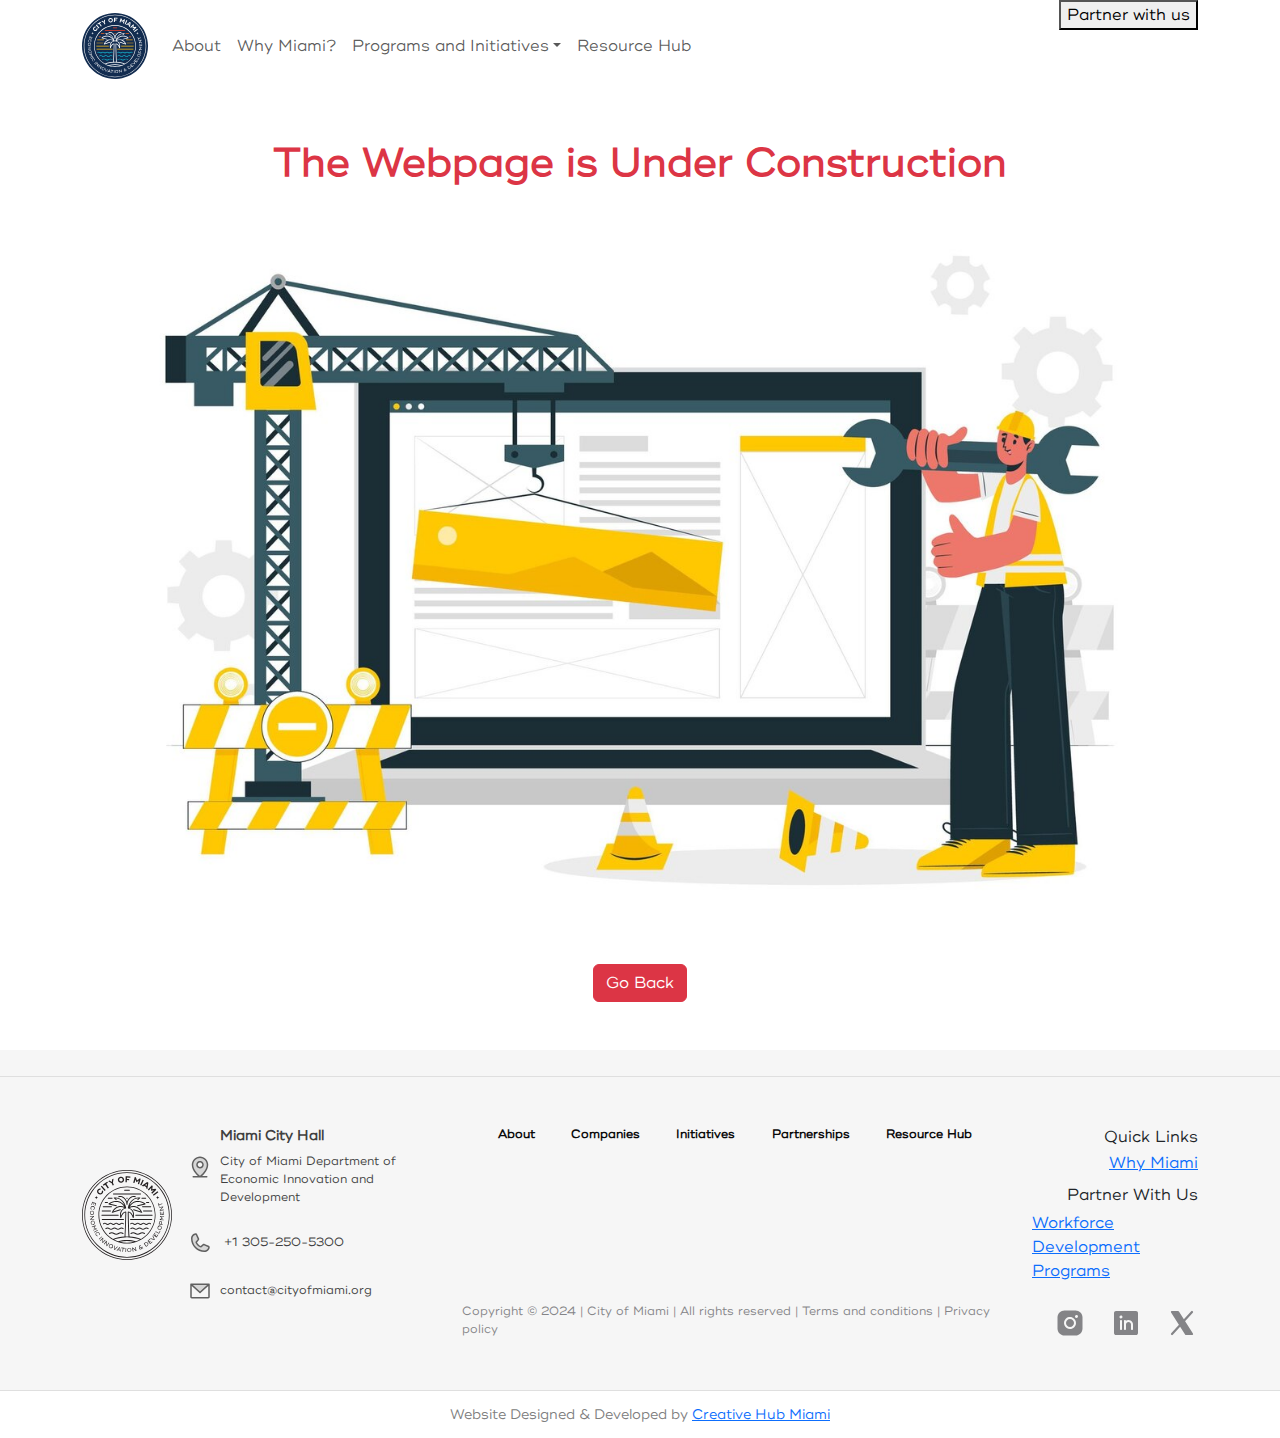
<file: under-construction.html>
<!DOCTYPE html>
<html lang="en">
<head>
    <meta charset="UTF-8">
    <meta name="viewport" content="width=device-width, initial-scale=1.0">
    <title>Under Construction</title>

    <link rel="stylesheet" href="bootstrap-5.3.3-dist/css/bootstrap.min.css">
    <link rel="stylesheet" href="Styles/style.css">
    <link rel="stylesheet" href="Styles/style-mobile.css">
    <link rel="stylesheet" href="Styles/fonts.css">

    <link rel="icon" type="image/x-icon" href="images/favicon.svg">
</head>
<body>

    <header class="header-construction">
        <div class="container d-block d-md-flex justify-content-between ">
            <nav class="navbar navbar-expand-lg">
                <a href="#" class="navbar-brand">
                    <img src="images/header-logo.svg" alt="header logo">
                </a>

                <a href="mailto:kcarswell@miamigov.com?subject=Partner%20with%20us" class="partner-with-us-link d-block d-lg-none">
                    <button class="partner-with-us">Partner with us</button>
                </a>

                <button class="navbar-toggler" data-bs-toggle="collapse" data-bs-target="#navMenu">
                    <span class="navbar-toggler-icon"></span>
                </button>

                <div class="collapse navbar-collapse" id="navMenu">
                    <ul class="navbar-nav ms-auto">
                        <li class="nav-item">
                            <a href="under-construction.html" class="nav-link">About</a>
                        </li>
                        <li class="nav-item">
                            <a href="under-construction.html" class="nav-link">Why Miami?</a>
                        </li>
                        <li class="nav-item">
                            <a href="under-construction.html" class="nav-link dropdown-toggle" data-bs-toggle="dropdown">Programs and Initiatives</a>

                            <ul class="dropdown-menu d-none">
                                <li><a href="#" class="dropdown-item">Email</a></li>
                                <li><a href="#" class="dropdown-item">Phone</a></li>
                            </ul>
                        </li>

                        <li class="nav-item dropdown">
                            <a href="under-construction.html" class="nav-link">Resource Hub</a>
                        </li>
                    </ul>
                </div>
            </nav>

            <a href="mailto:kcarswell@miamigov.com?subject=Partner%20with%20us" class="partner-with-us-link d-none d-lg-block">
                <button class="partner-with-us">Partner with us</button>
            </a>
        </div>
    </header>

    <main>
        <div class="container">
            <div class="vstack gap-3 text-center py-5 align-items-center">
                <h1 class="fw-bold text-danger">The Webpage is Under Construction</h1>

                <img src="images/under-construction-page.jpg" alt="under-construction-page" class="img-fluid">

                <div>
                    <button class="btn btn-danger" onclick="history.back()">Go Back</button>
                </div>
            </div>
        </div>
    </main>


    <footer>
        <div class="upper-section">
            <div class="container">
                <div class="row">
                    <div class="col-12 col-md-4">
                        <div class="hstack gap-3 flex-md-row flex-column m-3 m-md-0  left">
                            <img src="images/footer-logo.svg" alt="footer-logo">

                           <div class="vstack gap-4">
                            <div class="hstack gap-2 align-items-center">
                                <img src="images/footer-location-icon.svg" alt="footer-location-icon">

                                <div class="vstack gap-2 ">
                                    <h6>Miami City Hall</h6>
                                    <p>City of Miami Department of Economic Innovation and Development</p>
                                </div>
                            </div>

                            <div class="hstack gap-2 align-items-center">
                                <img src="images/footer-phone-icon.svg" alt="footer-phone-icon">

                                <p> +1 305-250-5300</p>
                            </div>

                            <div class="hstack gap-2 align-items-center">
                                <img src="images/footer-mail-icon.svg" alt="footer-mail-icon">
                                <p>contact@cityofmiami.org</p>
                            </div>
                           </div>
                        </div>
                    </div>

                    <div class="col-12 col-md-6">
                        <div class="vstack justify-content-between align-items-center h-100 center mt-0 mt-md-0">
                            <div class="hstack justify-content-evenly gap-5 gap-md-0 flex-wrap flex-md-nowrap">
                                <a href="under-construction.html">
                                    <h6>About</h6>
                                </a>
                                
                                <a href="under-construction.html">
                                    <h6>Companies</h6>
                                </a>

                                <a href="under-construction.html">
                                    <h6>Initiatives</h6>
                                </a>

                                <a href="under-construction.html">
                                    <h6>Partnerships</h6>
                                </a>

                                <a href="under-construction.html">
                                    <h6>Resource Hub</h6>
                                </a>
                            </div>

                            <p class="mt-auto d-none d-md-block">
                                Copyright © 2024  | City of Miami | All rights reserved | Terms and conditions | Privacy policy
                            </p>
                        </div>
                    </div>

                    <div class="col-12 col-md-2">
                        <div class="vstack gap-4 right mt-5 mt-md-0 d-none d-md-flex">
                            <div class="vstack align-items-end gap-1">
                                <h6>Quick Links</h6>
                                <a href="under-construction.html">
                                    <p>Why Miami</p>
                                </a>

                                <a href="mailto:kcarswell@miamigov.com?subject=Partner%20with%20us"></a>
                                    <p>Partner With Us</p>
                                </a>

                                <a href="under-construction.html">
                                    <p>Workforce Development Programs</p>
                                </a>
                            </div>

                            <div class="hstack justify-content-end gap-4 d-none d-md-flex">
                                <a href="#">
                                    <img src="images/footer-instagram-logo.svg" alt="instagram-logo">
                                </a>

                                <a href="#">
                                    <img src="images/footer-linkedin-logo.svg" alt="linkedin-logo">
                                </a>

                                <a href="#">
                                    <img src="images/footer-x-logo.svg" alt="x-logo">
                                </a>
                            </div>
                        </div>

                        <!-- MOBILE -->

                        <div class="hstack justify-content-between  mt-5 d-flex d-md-none right">

                            <div class="vstack gap-3">
                                <div class="hstack gap-3">
                                    <a href="#">
                                        <img src="images/footer-instagram-logo.svg" alt="instagram-logo">
                                    </a>
    
                                    <a href="#">
                                        <img src="images/footer-linkedin-logo.svg" alt="linkedin-logo">
                                    </a>
    
                                    <a href="#">
                                        <img src="images/footer-x-logo.svg" alt="x-logo">
                                    </a>
                                </div>

                                <p class="text-start ">
                                    Copyright © 2024 <br> 
                                    City of Miami <br>  
                                    All rights reserved <br> 
                                    Terms and conditions <br>  
                                    Privacy policy
                                </p>
                            </div>

                            <div class="vstack align-items-end gap-1">
                                <h6>Quick Links</h6>
                                <a href="#">
                                    <p>Why Miami</p>
                                </a>

                                <a href="#">
                                    <p>Partner With Us</p>
                                </a>

                                <a href="#" class="w-75">
                                    <p>Workforce Development Programs</p>
                                </a>
                            </div>
                        </div>
                    </div>
                </div>
            </div>
        </div>

        <div class="bottom-section">
           <p>
                Website Designed & Developed by 
                <a href="https://creativehubmiami.com/">Creative Hub Miami</a>
            </p> 
        </div>
    </footer>
    
</body>
    <script src="bootstrap-5.3.3-dist/js/bootstrap.bundle.min.js"></script>
</html>
</file>
<file: full-scholarships/Styles/style.css>
body {
    margin: 0 !important;
    box-sizing: border-box;
    font-family: 'RidleyGrotesk' !important;


    p, h1, h2, h3, h4, h5, h6 {
        margin: 0 !important;
    }
}

/* HEADER */
header {
    display: flex;
    width:  100%;
    justify-content: space-between;
    background: rgba(255, 255, 255, 0.8);
    backdrop-filter: blur(5px);
    position: relative;
    z-index: 999999 !important;

    & .partner-with-us-link {
        text-decoration: none;
        display: flex;
        flex-direction: column;
        justify-content: center;

        & .partner-with-us{
            background-color: #0A0A0A;
            color: white;
            padding: 12px 16px;
            border: none;
            border-radius: 9px;
            font-size: 14px; 
        }

        & .partner-with-us:hover{
            background-color: #363535 !important;
        }

        & .partner-with-us:active{
            transform: scale(0.9);
        }
    }

    & .navbar{
        position: static;
    }

    & .navbar-nav{
        z-index: 99999999 !important;

        & .nav-item .active{
            color: #4443F9;
            border-bottom: 1px solid #4443F9;
            font-weight: 800;
        }

        & .nav-item:hover .nav-link{
            color: #4443F9 !important;
            border-bottom: 1px solid #4443F9 !important;
            font-weight: 800;
        }
    } 
}

@keyframes fadeIn {
    from {
        opacity: 0;
    }
    to {
        opacity: 1;
    }
}

/* MAIN */
#hero{
    padding: 5% 0;
    background-image: url('/full-scholarships/images/hero-bg.svg');
    background-size: cover;
    background-position: center;
    
    .hero-inner{
        display: flex;
        flex-direction: column;
        gap: 20px;

        & h1{
            font-size: 60px;
            font-weight: 700;
            color: #FFFFFF;
        }

        & h5{
            font-size: 36px;
            font-weight: 600;
            color: #FFFFFF;
        }

        & p{
            font-size: 24px;
            font-weight: 500;
            color: #FFFFFF;
        }

        & .blurred-box{
            border: 1px solid #E5E7EB;
            border-radius: 8px;
            background: rgba(255, 255, 255, 0.1);
            padding: 3%;
            width: 672px;

            & h6{
                font-size: 24px;
                font-weight: 600;
                color: #FFFFFF;
            }

            & span{
                font-size: 18px;
                font-weight: 400;
                color: #FFFFFF;
            }
        } 
    }
}

#program{
    padding: 5% 0;

    & .program-inner{
        width: 75%;
        margin: 0 auto;
        
        & .title{
            font-size: 20px;
            color: #2D4F5A;
        }

        & .program-box{
            background-color: #E5F2F6;
            border-radius: 12px;
            border: 1px solid #E5E7EB;
            padding: 3%;
            margin-top: 3%;

            & h3{
                font-size: 24px;
                font-weight: 700; 
                color: #2D4F5A;
            }

            & h6{
                font-weight: 600;
                color: #2D4F5A;
            }

            & span{
                color: #000000;
            }
        }
    }
}

#learn{
    padding: 5% 0;
    background-color: #E5F2F6;

    & .title{
        font-size: 30px;
        font-weight: 700;
        color: #2D4F5A;
    }

    & .white-box{
        background-color: #FFFFFF;
        border-radius: 12px;
        padding: 5% 3%;
        border: 1px solid #E5E7EB;
        box-shadow: 0px 1px 2px 0px #0000000D;

        & h5{
           font-weight: 600;
           color: #2D4F5A; 
        }
    }
}

#whoCanApply{
    padding: 5% 0;

    & .title{
        font-size: 30px;
        font-weight: 700;
        color: #2D4F5A;
    }

    & .green-box{
        background-color: #E5F2F6;
        border: 1px solid #E5E7EB;
        padding: 3%;
        border-radius: 12px;

        & .green-box-title{
            font-size: 18px;
            color: #000000;
        }

        & p{
            color: #374151;
        }

        & .bold-text{
            font-weight: 600;
            color: #2D4F5A;
        }
    }
}

#whyThisProgram{
    padding: 5% 0;
    background-color: #6AAEC0;
    border: 1px solid #E5E7EB;
    color: #FFFFFF;

    & .title{
        font-size: 30px;
        font-weight: 700;
    }

    & .card{
        background: rgba(255, 255, 255, 0.1);
        color: #FFFFFF;
        border: 1px solid rgba(255, 255, 255, 0.2);
        border-radius: 8px;
        display: flex;
        flex-direction: column;
        justify-content: center;
        align-items: center;
        gap: 10px;
        height: 166px;

        & p{
           font-size: 18px;
           font-weight: 600; 
        }
    }
}

#applyNow{
    padding: 5% 0;
    display:flex;
    flex-direction: column;
    justify-content: center;
    align-items: center;
    gap: 20px;

    & .title{
        font-size: 30px;
        font-weight: 700;
        color: #2D4F5A;
    }

    & p{
        font-size: 18px;
        color: #374151;
    }

    & a{
        text-decoration: none;
    }

    & button{
        border: none;
        border-radius: 8px;
        background-color: #6AAEC0;
        color: #FFFFFF;
        padding: 10%;
        font-size: 18px;
        font-weight: 700;
        text-wrap: nowrap;
        transition: all 0.5s ease-in-out;
    }

    & button:hover{
        background-color: #2D4F5A;
        transform: scale(1.05);
        color: #FFFFFF;
    }
}


/* FOOTER */
footer{
    padding: 2% 0 0 0;
    background-color: #F6F6F6;
    
    & .upper-section{
        border-top: solid 1px #DFDFDF;
        border-bottom: solid 1px #DFDFDF;
        padding: 4% 0;

        & .left {
            & h6 {
                font-size: 14px;
                font-weight: 700;
                color: #404040;
            }
    
            & p{
                font-size: 12px;
                color: #404040;
            }
        }

        & .center{
            & a {
                text-decoration: none;
                color:#0A0A0A;
            }

            & a:hover{
                color: #4443F9;
                border-bottom: 1px solid #4443F9;
                transform: scale(1.1);
            }

            & a.active{
                color: #4443F9;
                border-bottom: 1px solid #4443F9;
                font-weight: 800;
            }

            & h6 {
                font-weight: 600;
                font-size: 12px;
            }

            & p {
               color: #848487;
               font-size: 12px; 
            }
        }

        & .right{
            & img {
                height: 32px;
                width: 32px;
            }
        }

    }

    & .bottom-section{
        background: #FFFFFF;
        text-align: center;
        padding: 1% 0;
        color: #808080;
        font-size: 14px;

        &  a:hover{
            color: #000000;
            transform: scale(1.1);
            font-weight: 700;
        }
    }
}
</file>
<file: full-scholarships/Styles/style-mobile.css>
@media (max-width: 435px) {
    body, html{
        overflow-x: hidden !important;
    }

    #hero{
        padding: 5% 0;
        background-image: url('/full-scholarships/images/hero-bg-mobile.svg');
        background-size: cover;
        background-position: center;
        
        .hero-inner{
            & h1{
                font-size: 32px;
            }

            & h5{
                font-size: 28px;
            }

            & p{
                font-size: 18px;
            }

            & .blurred-box{
                width: 100%;
                display: flex;
                flex-direction: column;
                gap: 30px;

                & h6{
                    font-size: 20px;
                }

                & span{
                    font-size: 16px;
                }
            } 
        }
    }
    
    #program{
        padding: 5% 0;

        & .program-inner{
            width: 100%;
            margin: 0 auto;
            
            & .title{
                font-size: 20px;
                text-align: center;
            }

            & .program-box{
                margin-top: 5%;

                & h3{
                    font-size: 20px;
                }
            }
        }
    }

    #learn{
        & .title{
            font-size: 20px;
        }
    }

    #whoCanApply{
        padding: 5% 0;

        & .title{
            font-size: 20px;
        }
    }

    #whyThisProgram{
        & .title{
            font-size: 20px;
        }
    }

    #applyNow{
        padding: 5% 3%;

        & .title{
            font-size: 20px;
        }

        & p{
            font-size: 16px;
        }
    }
}
</file>
<file: full-scholarships/Styles/fonts.css>
@font-face {
    font-family: 'RidleyGrotesk';
    src: url('../../Fonts/ridley-grotesk-regular.otf') format('opentype'); 
  }
</file>
<file: open-call/Styles/style.css>
body {
    margin: 0 !important;
    box-sizing: border-box;
    font-family: 'RidleyGrotesk' !important;


    p, h1, h2, h3, h4, h5, h6 {
        margin: 0 !important;
    }
}

/* HEADER */
header {
    display: flex;
    width:  100%;
    justify-content: space-between;
    background: rgba(255, 255, 255, 0.8);
    backdrop-filter: blur(5px);
    position: relative;
    z-index: 999999 !important;

    & .partner-with-us-link {
        text-decoration: none;
        display: flex;
        flex-direction: column;
        justify-content: center;

        & .partner-with-us{
            background-color: #0A0A0A;
            color: white;
            padding: 12px 16px;
            border: none;
            border-radius: 9px;
            font-size: 14px; 
        }

        & .partner-with-us:hover{
            background-color: #363535 !important;
        }

        & .partner-with-us:active{
            transform: scale(0.9);
        }
    }

    & .navbar{
        position: static;
    }

    & .navbar-nav{
        z-index: 99999999 !important;

        & .nav-item .active{
            color: #4443F9;
            border-bottom: 1px solid #4443F9;
            font-weight: 800;
        }

        & .nav-item:hover .nav-link{
            color: #4443F9 !important;
            border-bottom: 1px solid #4443F9 !important;
            font-weight: 800;
        }
    } 
}

@keyframes fadeIn {
    from {
        opacity: 0;
    }
    to {
        opacity: 1;
    }
}

/* MAIN */
#hero{
    padding: 5% 0;
    background-image: url('../images/hero-bg.png');
    background-size: cover;
    background-position: center;
    height: 600px;
    color: #FFFFFF;
    
    .hero-inner{
        display: flex;
        flex-direction: column;
        justify-content: center;
        gap: 20px;
        height: 100%;

        & span{
            background-color: #FF6B6B;
            border: 1px solid #E5E7EB;
            border-radius: 9999px;
            padding: 0.5% 1%;
            width: fit-content;
            font-size: 14px;
            font-weight: 500;
        }

        & h1{
           font-size: 60px;
           font-weight: 700; 
        }

        & p{
           font-size: 24px; 
        }

        & .btn-container{
            display: flex;
            gap: 20px;

            & a{
                border: 2px solid #E5E7EB;
                border-radius: 9999px;
                padding: 1% 3%;
                font-weight: 500;
                text-decoration: none;
            }

            & .apply-btn{
                background-color: #FFFFFF;
                color: #1A2238;
                transition: background-color 0.4s ease-in-out, color 0.4s ease-in-out;   
            }

            & .apply-btn:hover{
                background-color: #4443F9;
                color: #FFFFFF;
            }

            & .learn-btn{
                background-color: transparent;
                color: #FFFFFF;
                transition: background-color 0.4s ease-in-out, color 0.4s ease-in-out;   
            }

            & .learn-btn:hover{
                background-color: #4443F9;
                color: #FFFFFF;
            }
        }
    }
}

#startUpIdea{
    padding: 5% 0;
    display: flex;
    flex-direction: column;

    & .startUpIdeaInner{
        text-align: center;
        display: flex;
        flex-direction: column;
        gap: 20px;
        width: 70%;
        margin: 0 auto;

        & h2{
            font-size: 30px;
            font-weight: 700;
            color: #1A2238;
        }

        & p{
           font-size: 18px;
           color: #374151; 
        }

        & a{
            border: 1px solid #E5E7EB;
            border-radius: 9999px;
            padding: 1% 3%;
            font-weight: 500;
            text-decoration: none;
            width: fit-content;
            margin: 0 auto;
        }

        & .red-apply-btn{
            background-color: #FF6B6B;
            color: #FFFFFF;
            transition: background-color 0.4s ease-in-out, color 0.4s ease-in-out;
        }

        & .red-apply-btn:hover{
            background-color: #FF3B3B;
            color: #FFFFFF;
        }


    }


}

#historicPartnership{
    padding: 3% 0;
    background-color: #F7F0E9;

    & .historic-partnership-inner{
        display: flex;
        flex-direction: column;
        justify-content: center;
        align-items: center;
        gap: 25px;
        width: 70%;
        margin: 0 auto;
        text-align: center;

        & h2{
            font-size: 30px;
            font-weight: 700;
            color: #1A2238;
        }

        & p{
            font-size: 18px;
            color: #374151;
        }

        & .img-container{
            display: flex;
            gap: 40px;
        }
    }
}

#whyJoin{
    padding: 5% 0;

    & .intro{
        margin-bottom: 3%;
        text-align: center;
        display: flex;
        flex-direction: column;
        gap: 20px;

        & h2{
            font-size: 30px;
            font-weight: 700;
            color: #1A2238;
        }

        & p{
            font-size: 18px;
            color: #374151;
        }
    }

    & .card{
        display: flex;
        flex-direction: column;
        gap: 25px;
        border: 1px solid #E5E7EB;
        border-radius: 12px;
        box-shadow: 0px 1px 2px 0px #0000000D;
        padding: 5%;
        height: 232px;

        & img{
            width: 40px;
            height: 40px;
        }

        & h6{
            font-size: 20px;
            font-weight: 600;
            color: #1A2238;
        }

        & p{
            font-size: 16px;
            color: #374151;
        }
    }
}

#whoShouldApply{
    padding: 5% 0;

    & .right-side{
        display: flex;
        flex-direction: column;
        justify-content: center;
        gap: 20px;
        height: 100%;

        & h2{
            font-size: 30px;
            font-weight: 700;
            color: #1A2238;
        }

        & p{
            font-size: 18px;
            color: #374151;
        }

        & a{
            text-decoration: none;
            background-color: #1A2238;
            border: 1px solid #E5E7EB;
            color: #FFFFFF;
            padding: 1% 3%;
            border-radius: 9999px;
            width: fit-content;
            font-weight: 500;
            transition: all 0.4s ease-in-out;
        }

        & a:hover{
            background-color: #4443F9;
            color: #FFFFFF;
        }
    }
}

#importantDates{
    padding: 5% 0;
    background-color: #00A3E0;

    & .intro{
        margin-bottom: 3%;
        text-align: center;
        display: flex;
        flex-direction: column;
        gap: 20px;

        & h2{
            font-size: 30px;
            font-weight: 700;
            color: #FFFFFF;
        }

        & p{
            font-size: 18px;
            color: rgba(255, 255, 255, 0.8);
        }
    }
    
    & .card{
        display: flex;
        flex-direction: column;
        gap: 15px;
        background-color:rgba(255, 255, 255, 0.1);
        border: 1px solid rgba(255, 255, 255, 0.2);
        border-radius: 12px;
        box-shadow: 0px 1px 2px 0px #0000000D;
        padding: 5%;
        height: 190px;

        & img{
            width: 40px;
            height: 40px;
        }

        & h6{
            font-size: 20px;
            font-weight: 600;
            color: #FFFFFF;
        }

        & p{
            font-size: 16px;
            color: rgba(255, 255, 255, 0.8);
        }
    }
}

#program{
    padding: 5% 0;

    & .intro{
        margin-bottom: 3%;
        text-align: center;
        display: flex;
        flex-direction: column;
        gap: 20px;

        & h2{
            font-size: 30px;
            font-weight: 700;
            color: #1A2238;
        }

        & p{
            font-size: 18px;
            color: #374151;
        }
    }

    & .phase{
        border: 1px solid #E5E7EB;
        border-radius: 16px;
        padding: 3%;
        
        & h3{
            font-size: 24px;
            font-weight: 700;
            color: #1A2238;
        }

        & .card{
           background-color: #FFFFFF;
           border: 1px solid #E5E7EB;
           border-radius: 8px;
           box-shadow: 0px 1px 2px 0px #0000000D;
           display: flex;
           flex-direction: column;
           gap: 15px;
           height: 164px;
           padding: 5%;

            & .program-card-icon{
                width: 24px;
                height: 24px;
            }

            & h6{
                font-weight: 600;
                color: #1A2238; 
            }

            & p{
                font-size: 14px;
                color: #374151;
            }
        }
    }

    & .phase-1{
        background: linear-gradient(90deg, rgba(0, 163, 224, 0.05) 0%, rgba(0, 204, 204, 0.05) 100%);

        & span{
           font-weight: 500;
           color: #00A3E0; 
        }
    }

    & .phase-2{
        background: linear-gradient(90deg, rgba(0, 204, 204, 0.05) 0%, rgba(255, 107, 107, 0.05) 100%);

        & span{
           font-weight: 500;
           color: #00CCCC; 
        }
    }

    & .phase-3{
        background: linear-gradient(90deg, rgba(255, 107, 107, 0.05) 0%, rgba(26, 34, 56, 0.05) 100%);

        & span{
           font-weight: 500;
           color: #FF6B6B; 
        }
    }
}

#graduation{
    padding: 3% 0;
        
    & .graduation-inner{
        background: linear-gradient(90deg, #1A2238 0%, #00A3E0 100%);
        border: 1px solid #E5E7EB;
        border-radius: 16px;
        display: flex;
        flex-direction: column;
        justify-content: center;
        align-items: center;
        padding: 3%;

        & .title-icon{
            width: 40px;
            height: 36px;
        }

        & h3{
            font-size: 24px;
            font-weight: 700;
            color: #FFFFFF;
        }

        & .card{
            background: rgba(255, 255, 255, 0.1);
            border: 1px solid rgba(229, 231, 235, 1);
            padding: 5%;
            display: flex;
            flex-direction: column;
            justify-content: center;
            align-items: center;
            gap: 15px;
            height: 160px;
            text-align: center;
            
            & h6{
                font-weight: 600;
                color: #FFFFFF;
            }

            & p{
                font-size: 14px;
                color: rgba(255, 255, 255, 0.8);
            }
        }
    }
}

#notSure{
    padding: 3% 0;

    & .not-sure-inner{
        background: linear-gradient(90deg, #00CCCC 0%, #00A3E0 50%, #1A2238 100%);
        border: 1px solid rgba(229, 231, 235, 1);
        border-radius: 24px;
        box-shadow: 0px 25px 50px 0px rgba(0, 0, 0, 0.25);
        padding: 5%;
        overflow-x: hidden;

        & .left-side{
            display: flex;
            flex-direction: column;
            justify-content: center;
            gap: 20px;
            height: 100%;

            & span{
                background: rgba(255, 255, 255, 0.2);
                border: 1px solid rgba(229, 231, 235, 1);
                border-radius: 9999px;
                padding: 1% 3%;
                width: fit-content;
                color: #FFFFFF;
                font-size: 14px;
                font-weight: 500;
            }

            & h2{
                font-size: 30px;
                font-weight: 700;
                color: #FFFFFF;
            }

            & .description{
                font-size: 18px;
                color: rgba(255, 255, 255, 0.9);
            }

            & .location-text{
                color: rgba(255, 255, 255, 0.8);
            }

            & a{
                text-decoration: none;
                background-color: #FFFFFF;
                border: 1px solid #E5E7EB;
                box-shadow: 0px 10px 15px 0px #0000001A;
                box-shadow: 0px 4px 6px 0px #0000001A;
                color: #1A2238;
                padding: 1.5% 3%;
                border-radius: 9999px;
                width: fit-content;
                font-size: 18px;
                font-weight: 600;
                transition: background-color 0.4s ease-in-out, color 0.4s ease-in-out;
            }

            & a:hover{
                background-color: #4443F9;
                color: #FFFFFF;
            }
        }

        & .right-side{

            & img{
                transform: translateX(10%);
            }
        }

    }
}

#about{
    padding: 5% 0;

    & .intro{
        margin-bottom: 3%;
        text-align: center;
        display: flex;
        flex-direction: column;
        gap: 20px;

        & h2{
            font-size: 30px;
            font-weight: 700;
            color: #1A2238;
        }

        & p{
            font-size: 18px;
            color: #374151;
        }
    }

    & .left-side{
        display: flex;
        flex-direction: column;
        justify-content: center;
        gap: 40px;
        height: 100%;

        & .upper-text{
            font-size: 18px;
            color: #374151;
        }

        & .lower-text{
            font-size: 16px;
            color: #374151;

        }
    }
}

#programLeadership{
    padding: 3% 0;

    & .intro{
        margin-bottom: 5%;
        text-align: center;
        display: flex;
        flex-direction: column;
        gap: 20px;

        & h2{
            font-size: 30px;
            font-weight: 700;
            color: #1A2238;
        }

        & p{
            font-size: 18px;
            color: #374151;
        }
    }

    & .card{
        border: none;
        display: flex;
        flex-direction: column;
        justify-content: center;
        align-items: center;
        gap: 20px;

        & h6{
           font-size: 20px;
           font-weight: 700;
           color: #1A2238; 
        }

        & p{
           font-weight: 500; 
        }

        & .position-person-1{
            color: #00A3E0;
        }

        & .position-person-2{
            color: #00CCCC;
        }

        & span{
            font-size: 14px;
            color: #4B5563;
        }
    }
}

#readyToBuild{
    padding: 5% 0;
    background: linear-gradient(90deg, #1A2238 0%, #00A3E0 100%);
    

    & .ready-to-build-inner{
        display: flex;
        flex-direction: column;
        gap: 20px;
        align-items: center;

        & h2{
            font-size: 30px;
            font-weight: 700;
            color: #FFFFFF;
        }

        & p{
            font-size: 18px;
            color: rgba(255, 255, 255, 0.9);
            text-align: center;
        }

        & a{
            text-decoration: none;
            background-color: #FF6B6B;
            border: 1px solid #E5E7EB;
            color: #FFFFFF;
            padding: 1% 5%;
            border-radius: 9999px;
            width: fit-content;
            font-size: 18px;
            font-weight: 600;
            transition: background-color 0.4s ease-in-out, color 0.4s ease-in-out;
        }

        & a:hover{
            background-color: #FF3B3B;
            color: #FFFFFF;
        }
    }
}

/* FOOTER */
footer{
    padding: 2% 0 0 0;
    background-color: #F6F6F6;
    
    & .upper-section{
        border-top: solid 1px #DFDFDF;
        border-bottom: solid 1px #DFDFDF;
        padding: 4% 0;

        & .left {
            & h6 {
                font-size: 14px;
                font-weight: 700;
                color: #404040;
            }
    
            & p{
                font-size: 12px;
                color: #404040;
            }
        }

        & .center{
            & a {
                text-decoration: none;
                color:#0A0A0A;
            }

            & a:hover{
                color: #4443F9;
                border-bottom: 1px solid #4443F9;
                transform: scale(1.1);
            }

            & a.active{
                color: #4443F9;
                border-bottom: 1px solid #4443F9;
                font-weight: 800;
            }

            & h6 {
                font-weight: 600;
                font-size: 12px;
            }

            & p {
               color: #848487;
               font-size: 12px; 
            }
        }

        & .right{
            & img {
                height: 32px;
                width: 32px;
            }
        }

    }

    & .bottom-section{
        background: #FFFFFF;
        text-align: center;
        padding: 1% 0;
        color: #808080;
        font-size: 14px;

        &  a:hover{
            color: #000000;
            transform: scale(1.1);
            font-weight: 700;
        }
    }
}
</file>
<file: open-call/Styles/style-mobile.css>
@media (max-width: 435px) {
    body, html{
        overflow-x: hidden !important;
    }

    #hero{
        padding: 5% 0;
        background-image: url('/full-scholarships/images/hero-bg-mobile.svg');
        background-size: cover;
        background-position: center;
        
        .hero-inner{
            & h1{
                font-size: 32px;
            }

            & h5{
                font-size: 28px;
            }

            & p{
                font-size: 18px;
            }

            & .blurred-box{
                width: 100%;
                display: flex;
                flex-direction: column;
                gap: 30px;

                & h6{
                    font-size: 20px;
                }

                & span{
                    font-size: 16px;
                }
            } 
        }
    }
    
    #program{
        padding: 5% 0;

        & .program-inner{
            width: 100%;
            margin: 0 auto;
            
            & .title{
                font-size: 20px;
                text-align: center;
            }

            & .program-box{
                margin-top: 5%;

                & h3{
                    font-size: 20px;
                }
            }
        }
    }

    #learn{
        & .title{
            font-size: 20px;
        }
    }

    #whoCanApply{
        padding: 5% 0;

        & .title{
            font-size: 20px;
        }
    }

    #whyThisProgram{
        & .title{
            font-size: 20px;
        }
    }

    #applyNow{
        padding: 5% 3%;

        & .title{
            font-size: 20px;
        }

        & p{
            font-size: 16px;
        }
    }
}
</file>
<file: open-call/Styles/fonts.css>
@font-face {
    font-family: 'RidleyGrotesk';
    src: url('../../Fonts/ridley-grotesk-regular.otf') format('opentype'); 
  }
</file>
<file: opportunity-zone-summit/Styles/style.css>
body {
    margin: 0 !important;
    box-sizing: border-box;
    font-family: 'RidleyGrotesk' !important;


    p, h1, h2, h3, h4, h5, h6 {
        margin: 0 !important;
    }
}

/* HEADER */
header {
    display: flex;
    width:  100%;
    justify-content: space-between;
    background: rgba(255, 255, 255, 0.8);
    backdrop-filter: blur(5px);
    position: relative;
    z-index: 999999 !important;

    & .partner-with-us-link {
        text-decoration: none;
        display: flex;
        flex-direction: column;
        justify-content: center;

        & .partner-with-us{
            background-color: #0A0A0A;
            color: white;
            padding: 12px 16px;
            border: none;
            border-radius: 9px;
            font-size: 14px; 
        }

        & .partner-with-us:hover{
            background-color: #363535 !important;
        }

        & .partner-with-us:active{
            transform: scale(0.9);
        }
    }

    & .navbar{
        position: static;
    }

    & .navbar-nav{
        z-index: 99999999 !important;

        & .nav-item .active{
            color: #4443F9;
            border-bottom: 1px solid #4443F9;
            font-weight: 800;
        }

        & .nav-item:hover .nav-link{
            color: #4443F9 !important;
            border-bottom: 1px solid #4443F9 !important;
            font-weight: 800;
        }
    } 
}

@keyframes fadeIn {
    from {
        opacity: 0;
    }
    to {
        opacity: 1;
    }
}

/* MAIN */
#hero{
    padding: 5% 0 2% 0;
    background-image: url('../images/hero-bg.webp');

    & .vstack{
        
        & .top-text{
            font-size: 24px;
            font-weight: 500;
            color: #404040;

            & span{
                font-weight: 900;
            }
        }

        & h1{
            font-size: 75px;
            font-weight: 900;
            color: #4443F9;

            & span{
                font-size: 59px;
            }
        }

        & .bottom-text{
            
            & span{          
                color: #404040;
                font-size: 18px;
                font-weight: 500;
            }

            & p{
                font-size: 24px;
                font-weight: 900;
                color: #0A0A0A;

                & span{
                    color: #404040;
                    font-size: 24px;
                }
            }
        }

    }

    & .right-side{
        display: flex;
        flex-direction: column;
        justify-content: center;
        height: 100%;

        & .card{
            padding: 5%;
            border: none;
            border-radius: 32px;
            background-color: #3C5AFA;
            text-align: right;
            display: flex;
            flex-direction: column;
            gap: 20px;
    
            & .top-text{
                font-size: 24px;
                font-weight: 500;
                color: #DFDFDF;
            }
    
            & .middle-text{
                font-size: 24px;
                font-weight: 700;
                color: #FFFFFF;
            }
    
            & .bottom-text{
                font-size: 18px;
                color: #DFDFDF;
            }
    
        }
    }

    #counter{
        padding: 5% 5% 7% 5%;
        display: flex;
        justify-content: space-between;
        align-items: center;
        background: linear-gradient(141.76deg, rgba(255, 255, 255, 0.66) 0.7%, rgba(255, 255, 255, 0) 99.01%);
        border-radius: 24px;
        border: 1px solid rgba(78, 78, 240, 0.6);
        /* border-image: linear-gradient(286.89deg, rgba(40, 230, 250, 0) 5.09%, rgba(78, 78, 240, 0.6) 97.33%); */
        backdrop-filter: blur(66.0999984741211px);
        position: relative;

        
        & .counter-item{
            display: flex;
            flex-direction: column;
            gap: 10px;
            text-align: center;
            border-right: 1.5px solid #E7E6E6;
            padding: 0 5%;

            & h2{
                font-size: 52px;
                font-weight: 900;
                color: #404040;
            }

            & p{
                font-size: 24px;
                color: #808080;
            }
        }

        & .counter-item:last-of-type{
            border-right: none;
        }

        & .register-btn{
            position: absolute;
            bottom: 0;
            left: 50%;
            transform: translate(-50%, 50%);

            background-color: #4443F9;
            border: none;
            border-radius: 8px;
            text-decoration: none;
            padding: 12px 26px;
            color: #FFFFFF;
            box-shadow: 0px 17px 23.9px -7px #002C1012;
            transition: background-color 0.5s ease-in-out;


        }

        & .register-btn:hover{
            background-color: #1010f3;
        }
        
    }

}

#speakers{
    padding: 5% 0;
    background-color: #F6F6F6;

    & .card{
        border: none;
        background-color: transparent;
        display: flex;
        flex-direction: column;
        gap: 15px;

        & h6{
            font-size: 18px;
            font-weight: 900;
            color: #404040;
        }

        & p{
            font-size: 14px;
            font-weight: 500;
            color: #606060;
        }
        
    }
}

#agenda{
    padding: 5% 0;
    background-color: #000039;
    color: #FFFFFF;

    & .title{
        font-size: 56px;
        font-weight: 900;
        margin-bottom: 5% !important;
    }

    & .row{
        border-top: 1px dashed rgba(255, 255, 255, 0.52);
        padding: 3% 0;
    }

    & .left-side{
        & p{
            font-size: 24px;
            font-weight: 900; 
            margin-bottom: 3% !important;

            & span{
                font-size: 18px;
            }
        }

        & .duration{
            background-color: #00005C;
            border: 1px solid #FFFFFF;
            border-radius: 32px;
            padding: 6px 12px;
            font-weight: 500;
        }
    }

    & .right-side{
        & h6{
            font-size: 32px;
            font-weight: 900;
            margin-bottom: 3% !important;
        }

        & ul>li, p {
            font-size: 18px;
            color: rgba(255, 255, 255, 0.8);
        }

        & ul,p{
            margin-bottom: 3% !important;
        }

        & span{
           color: #FFFFFF; 
           font-weight: 900;
        }
    }
}

#sponsors{
    padding: 5% 0;
    background-color: #F6F6F6;
    display: flex;
    flex-direction: column;
    justify-content: center;

    & h1{
        font-size: 32px;
        font-weight: 900;
        color: #0A0A0A;
        margin-bottom: 3% !important;
        text-align: center;

        background-color: #AEAEFF;
        border-radius: 9px;
        padding: 16px;
        width: 75%;
        align-self: center;
    }

    & .logo-container{
        width: 75%;
        margin: 0 auto;

        & .vstack{
            margin-bottom: 5% !important;

            & p{
               font-size: 18px; 
               color: #404040;
               margin-bottom: 1% !important;

                & span{
                    font-weight: 900;
                    color: #0A0A0A;
                }
            }
        }

        & .logo-1{
            max-width: 336px;
            max-height: 200px;
        }

        & .logo-2{
            max-width: 265px;
            max-height: 157px;
        }

        & .logo-3{
            max-width: 182px;
            max-height: 109px;
        }

        & .logo-4{
            max-width: 182px;
            max-height: 109px;
        }
    }
}

#apply{
  
    padding: 5% 0;
    display: flex;
    justify-content: center;
    background-color: #F6F6F6;

    & .apply-inner{
        background: linear-gradient(92deg, #202020 24.43%, #4D4D4D 112.76%), url("../images/apply-bg.webp");
        background-blend-mode: multiply;
        background-repeat: no-repeat;
        background-position: center;
        background-size: cover;

        width: 75%;
        margin: 0 auto;
        padding: 5%;
        border-radius: 46px;
        height: 230px;
        display: flex;
        flex-direction: column;
        justify-content: center;
        align-items: center;
        position: relative;

        & p{
            font-size: 32px;
            font-weight: 500;
            color: #BFBFBF;
            text-align: center;

            & span{
                font-weight: 900;
                color: #FFFFFF;
            }
        }

        & button{
            text-decoration: none;
            background-color: #FFFFFF;
            border: 14px solid #0A0A0A;
            border-radius: 9px;
            padding: 2%;
            color: #0A0A0A;
            font-size: 18px;
            font-weight: 900;
            position: absolute;
            bottom: 0;
            left: 50%;
            transform: translate(-50%, 50%);
            transition: background-color 0.5s ease-in-out;
        }

        & button:hover{
            background-color: #CBCACA;
        }

    }
}

#application{
    padding: 5% 0;
    background-color: #F6F6F6;
    display: flex;
    justify-content: center;

    & .application-inner{
        background: url('../images/form-bg.jpg'), #3C5AFA;
        background-position: center;
        background-size: cover;
        background-repeat: no-repeat;
        padding: 3% 5%;
        border-radius: 46px;
        box-shadow: 0px 95px 165.6px -30px #00199B73;
        width: 35%;

        & button{
            border: none;
            border-radius: 9px;
            padding: 12px 26px;
            width: 100%;
            background-color: #FFFFFF;
            color: #0B0B9D;
            font-size: 18px;
            font-weight: 900;
            text-align: center;
            box-shadow: 0px 17px 51.7px -7px #00000F94;
            transition: background-color 0.5s ease-in-out;
        }

        & button:hover{
            background-color: #CBCACA;
        }

        & button:active{
            transform: scale(0.9);
        }
    }
}


/* FOOTER */
footer{
    padding: 2% 0 0 0;
    background-color: #F6F6F6;
    
    & .upper-section{
        border-top: solid 1px #DFDFDF;
        border-bottom: solid 1px #DFDFDF;
        padding: 4% 0;

        & .left {
            & h6 {
                font-size: 14px;
                font-weight: 700;
                color: #404040;
            }
    
            & p{
                font-size: 12px;
                color: #404040;
            }
        }

        & .center{
            & a {
                text-decoration: none;
                color:#0A0A0A;
            }

            & a:hover{
                color: #4443F9;
                border-bottom: 1px solid #4443F9;
                transform: scale(1.1);
            }

            & a.active{
                color: #4443F9;
                border-bottom: 1px solid #4443F9;
                font-weight: 800;
            }

            & h6 {
                font-weight: 600;
                font-size: 12px;
            }

            & p {
               color: #848487;
               font-size: 12px; 
            }
        }

        & .right{
            & img {
                height: 32px;
                width: 32px;
            }
        }

    }

    & .bottom-section{
        background: #FFFFFF;
        text-align: center;
        padding: 1% 0;
        color: #808080;
        font-size: 14px;

        &  a:hover{
            color: #000000;
            transform: scale(1.1);
            font-weight: 700;
        }
    }
}
</file>
<file: opportunity-zone-summit/Styles/style-mobile.css>
@media (max-width: 435px) {
    body, html{
        overflow-x: hidden !important;
    }
    #hero{
    
        & .vstack{
            & p{
                font-size: 18px;
            }
    
            & h6{
                font-size: 26px;
            }
        }
    
        & h1{
            font-size: 32px;
        }
    
        & .card{
            text-align: start;
    
            & .top-text{
                font-size: 18px;
            }
    
            & .middle-text{
                font-size: 18px;
            }
    
            & .bottom-text{
                font-size: 16px;
            }
    
        }
    
        #counter{
            padding: 5% 0% 7% 0%;
            & .counter-item{
    
                & h2{
                    font-size: 28px;
                }
    
                & p{
                    font-size: 16px;
                }
            }

            & .register-btn{
                font-size: 14px;
            }
            
        }
    }

    #speakers{
        & h2{
            font-size: 28px;
            font-weight: 900;
            color: #0A0A0A;
            text-align: center;
            margin-bottom: 5% !important;
        }

        & .slider-container{
            position: relative !important;
            overflow: hidden !important;

            & .slider{
                display: flex !important;
                transition: transform 0.5s ease-in-out !important;

                & .slide{
                    min-width: 100% !important;
                    box-sizing: border-box !important;
                }
            }
        }
    }

    #agenda{
    
        & .title{
            font-size: 32px;
            text-align: center;
        }

    
        & .left-side{
            display: flex;
            justify-content: space-between;
            margin-bottom: 5% !important;

            & p{
                font-size: 18px;
    
                & span{
                    font-size: 14px;
                }
            }
    
            & .duration{
                padding: 1% 3%;
                display: inline-block;
                justify-content: center;
                height: 100%;
            }
        }
    
        & .right-side{
            & h6{
                font-size: 28px;
                margin-bottom: 5% !important;
            }
    
            & ul>li, p {
                font-size: 16px;
            }
    
            & ul,p{
                margin-bottom: 5% !important;
            }
        }
    }

    #sponsors{
    
        & h1{
            font-size: 28px;
            margin-bottom: 5% !important;
        }
    
        & .logo-container{
            width: 100%;
            margin: 0;
        }
    }

    #apply{
        & .left-side{
            display: flex;
            flex-direction: column;
            justify-content: center;
            gap: 20px;
            height: 100%;
            
            & h1{
                font-size: 28px;
                text-align: center;
            }
    
            & a{
                font-size: 14px;
            }
        }
    }

    #application{
        padding: 5% 0;
        background-color: #F6F6F6;
        display: flex;
        justify-content: center;
    
        & #applicationForm{
            width: 95%;
    
            & h1{
                font-size: 28px;
            }

            & button{
                font-size: 14px;
            }
        }
    }
    
}
</file>
<file: opportunity-zone-summit/Styles/fonts.css>
@font-face {
    font-family: 'RidleyGrotesk';
    src: url('../../Fonts/ridley-grotesk-regular.otf') format('opentype'); 
  }
</file>
<file: venture-miami/Styles/style.css>
body {
    margin: 0 !important;
    box-sizing: border-box;
    font-family: 'RidleyGrotesk' !important;


    p, h1, h2, h3, h4, h5, h6 {
        margin: 0 !important;
    }
}

/* HEADER */
header {
    display: flex;
    width:  100%;
    justify-content: space-between;
    background: rgba(255, 255, 255, 0.8);
    backdrop-filter: blur(5px);
    position: relative;
    z-index: 999999 !important;

    & .partner-with-us-link {
        text-decoration: none;
        display: flex;
        flex-direction: column;
        justify-content: center;

        & .partner-with-us{
            background-color: #0A0A0A;
            color: white;
            padding: 12px 16px;
            border: none;
            border-radius: 9px;
            font-size: 14px; 
        }

        & .partner-with-us:hover{
            background-color: #363535 !important;
        }

        & .partner-with-us:active{
            transform: scale(0.9);
        }
    }

    & .navbar{
        position: static;
    }

    & .navbar-nav{
        z-index: 99999999 !important;

        & .nav-item .active{
            color: #4443F9;
            border-bottom: 1px solid #4443F9;
            font-weight: 800;
        }

        & .nav-item:hover .nav-link{
            color: #4443F9 !important;
            border-bottom: 1px solid #4443F9 !important;
            font-weight: 800;
        }
    } 
}

@keyframes fadeIn {
    from {
        opacity: 0;
    }
    to {
        opacity: 1;
    }
}

/* MAIN */
#hero{
    padding: 5% 0;
    background-image: url('../images/hero-bg.png');
    background-size: cover;
    background-position: center;
    height: 600px;
    color: #FFFFFF;
    
    .hero-inner{
        display: flex;
        flex-direction: column;
        justify-content: center;
        gap: 20px;
        height: 100%;

        & span{
            background-color: #FF6B6B;
            border: 1px solid #E5E7EB;
            border-radius: 9999px;
            padding: 0.5% 1%;
            width: fit-content;
            font-size: 14px;
            font-weight: 500;
        }

        & h1{
           font-size: 60px;
           font-weight: 700; 
        }

        & p{
           font-size: 24px; 
        }

        & .btn-container{
            display: flex;
            gap: 20px;

            & a{
                border: 2px solid #E5E7EB;
                border-radius: 9999px;
                padding: 1% 3%;
                font-weight: 500;
                text-decoration: none;
            }

            & .apply-btn{
                background-color: #FFFFFF;
                color: #1A2238;
                transition: background-color 0.4s ease-in-out, color 0.4s ease-in-out;   
            }

            & .apply-btn:hover{
                background-color: #4443F9;
                color: #FFFFFF;
            }

            & .learn-btn{
                background-color: transparent;
                color: #FFFFFF;
                transition: background-color 0.4s ease-in-out, color 0.4s ease-in-out;   
            }

            & .learn-btn:hover{
                background-color: #4443F9;
                color: #FFFFFF;
            }
        }
    }
}

#startUpIdea{
    padding: 5% 0;
    display: flex;
    flex-direction: column;

    & .startUpIdeaInner{
        text-align: center;
        display: flex;
        flex-direction: column;
        gap: 20px;
        width: 70%;
        margin: 0 auto;

        & h2{
            font-size: 30px;
            font-weight: 700;
            color: #1A2238;
        }

        & p{
           font-size: 18px;
           color: #374151; 
        }

        & a{
            border: 1px solid #E5E7EB;
            border-radius: 9999px;
            padding: 1% 3%;
            font-weight: 500;
            text-decoration: none;
            width: fit-content;
            margin: 0 auto;
        }

        & .red-apply-btn{
            background-color: #FF6B6B;
            color: #FFFFFF;
            transition: background-color 0.4s ease-in-out, color 0.4s ease-in-out;
        }

        & .red-apply-btn:hover{
            background-color: #FF3B3B;
            color: #FFFFFF;
        }


    }


}

#historicPartnership{
    padding: 3% 0;
    background-color: #F7F0E9;

    & .historic-partnership-inner{
        display: flex;
        flex-direction: column;
        justify-content: center;
        align-items: center;
        gap: 25px;
        width: 70%;
        margin: 0 auto;
        text-align: center;

        & h2{
            font-size: 30px;
            font-weight: 700;
            color: #1A2238;
        }

        & p{
            font-size: 18px;
            color: #374151;
        }

        & .img-container{
            display: flex;
            gap: 40px;
        }
    }
}

#whyJoin{
    padding: 5% 0;

    & .intro{
        margin-bottom: 3%;
        text-align: center;
        display: flex;
        flex-direction: column;
        gap: 20px;

        & h2{
            font-size: 30px;
            font-weight: 700;
            color: #1A2238;
        }

        & p{
            font-size: 18px;
            color: #374151;
        }
    }

    & .card{
        display: flex;
        flex-direction: column;
        gap: 25px;
        border: 1px solid #E5E7EB;
        border-radius: 12px;
        box-shadow: 0px 1px 2px 0px #0000000D;
        padding: 5%;
        height: 232px;

        & img{
            width: 40px;
            height: 40px;
        }

        & h6{
            font-size: 20px;
            font-weight: 600;
            color: #1A2238;
        }

        & p{
            font-size: 16px;
            color: #374151;
        }
    }
}

#whoShouldApply{
    padding: 5% 0;

    & .right-side{
        display: flex;
        flex-direction: column;
        justify-content: center;
        gap: 20px;
        height: 100%;

        & h2{
            font-size: 30px;
            font-weight: 700;
            color: #1A2238;
        }

        & p{
            font-size: 18px;
            color: #374151;
        }

        & a{
            text-decoration: none;
            background-color: #1A2238;
            border: 1px solid #E5E7EB;
            color: #FFFFFF;
            padding: 1% 3%;
            border-radius: 9999px;
            width: fit-content;
            font-weight: 500;
            transition: all 0.4s ease-in-out;
        }

        & a:hover{
            background-color: #4443F9;
            color: #FFFFFF;
        }
    }
}

#importantDates{
    padding: 5% 0;
    background-color: #00A3E0;

    & .intro{
        margin-bottom: 3%;
        text-align: center;
        display: flex;
        flex-direction: column;
        gap: 20px;

        & h2{
            font-size: 30px;
            font-weight: 700;
            color: #FFFFFF;
        }

        & p{
            font-size: 18px;
            color: rgba(255, 255, 255, 0.8);
        }
    }
    
    & .card{
        display: flex;
        flex-direction: column;
        gap: 15px;
        background-color:rgba(255, 255, 255, 0.1);
        border: 1px solid rgba(255, 255, 255, 0.2);
        border-radius: 12px;
        box-shadow: 0px 1px 2px 0px #0000000D;
        padding: 5%;
        height: 190px;

        & img{
            width: 40px;
            height: 40px;
        }

        & h6{
            font-size: 20px;
            font-weight: 600;
            color: #FFFFFF;
        }

        & p{
            font-size: 16px;
            color: rgba(255, 255, 255, 0.8);
        }
    }
}

#program{
    padding: 5% 0;

    & .intro{
        margin-bottom: 3%;
        text-align: center;
        display: flex;
        flex-direction: column;
        gap: 20px;

        & h2{
            font-size: 30px;
            font-weight: 700;
            color: #1A2238;
        }

        & p{
            font-size: 18px;
            color: #374151;
        }
    }

    & .phase{
        border: 1px solid #E5E7EB;
        border-radius: 16px;
        padding: 3%;
        
        & h3{
            font-size: 24px;
            font-weight: 700;
            color: #1A2238;
        }

        & .card{
           background-color: #FFFFFF;
           border: 1px solid #E5E7EB;
           border-radius: 8px;
           box-shadow: 0px 1px 2px 0px #0000000D;
           display: flex;
           flex-direction: column;
           gap: 15px;
           height: 164px;
           padding: 5%;

            & .program-card-icon{
                width: 24px;
                height: 24px;
            }

            & h6{
                font-weight: 600;
                color: #1A2238; 
            }

            & p{
                font-size: 14px;
                color: #374151;
            }
        }
    }

    & .phase-1{
        background: linear-gradient(90deg, rgba(0, 163, 224, 0.05) 0%, rgba(0, 204, 204, 0.05) 100%);

        & span{
           font-weight: 500;
           color: #00A3E0; 
        }
    }

    & .phase-2{
        background: linear-gradient(90deg, rgba(0, 204, 204, 0.05) 0%, rgba(255, 107, 107, 0.05) 100%);

        & span{
           font-weight: 500;
           color: #00CCCC; 
        }
    }

    & .phase-3{
        background: linear-gradient(90deg, rgba(255, 107, 107, 0.05) 0%, rgba(26, 34, 56, 0.05) 100%);

        & span{
           font-weight: 500;
           color: #FF6B6B; 
        }
    }
}

#graduation{
    padding: 3% 0;
        
    & .graduation-inner{
        background: linear-gradient(90deg, #1A2238 0%, #00A3E0 100%);
        border: 1px solid #E5E7EB;
        border-radius: 16px;
        display: flex;
        flex-direction: column;
        justify-content: center;
        align-items: center;
        padding: 3%;

        & .title-icon{
            width: 40px;
            height: 36px;
        }

        & h3{
            font-size: 24px;
            font-weight: 700;
            color: #FFFFFF;
        }

        & .card{
            background: rgba(255, 255, 255, 0.1);
            border: 1px solid rgba(229, 231, 235, 1);
            padding: 5%;
            display: flex;
            flex-direction: column;
            justify-content: center;
            align-items: center;
            gap: 15px;
            height: 160px;
            text-align: center;
            
            & h6{
                font-weight: 600;
                color: #FFFFFF;
            }

            & p{
                font-size: 14px;
                color: rgba(255, 255, 255, 0.8);
            }
        }
    }
}

#notSure{
    padding: 3% 0;

    & .not-sure-inner{
        background: linear-gradient(90deg, #00CCCC 0%, #00A3E0 50%, #1A2238 100%);
        border: 1px solid rgba(229, 231, 235, 1);
        border-radius: 24px;
        box-shadow: 0px 25px 50px 0px rgba(0, 0, 0, 0.25);
        padding: 5%;
        overflow-x: hidden;

        & .left-side{
            display: flex;
            flex-direction: column;
            justify-content: center;
            gap: 20px;
            height: 100%;

            & span{
                background: rgba(255, 255, 255, 0.2);
                border: 1px solid rgba(229, 231, 235, 1);
                border-radius: 9999px;
                padding: 1% 3%;
                width: fit-content;
                color: #FFFFFF;
                font-size: 14px;
                font-weight: 500;
            }

            & h2{
                font-size: 30px;
                font-weight: 700;
                color: #FFFFFF;
            }

            & .description{
                font-size: 18px;
                color: rgba(255, 255, 255, 0.9);
            }

            & .location-text{
                color: rgba(255, 255, 255, 0.8);
            }

            & a{
                text-decoration: none;
                background-color: #FFFFFF;
                border: 1px solid #E5E7EB;
                box-shadow: 0px 10px 15px 0px #0000001A;
                box-shadow: 0px 4px 6px 0px #0000001A;
                color: #1A2238;
                padding: 1.5% 3%;
                border-radius: 9999px;
                width: fit-content;
                font-size: 18px;
                font-weight: 600;
                transition: background-color 0.4s ease-in-out, color 0.4s ease-in-out;
            }

            & a:hover{
                background-color: #4443F9;
                color: #FFFFFF;
            }
        }

        & .right-side{

            & img{
                transform: translateX(10%);
            }
        }

    }
}

#about{
    padding: 5% 0;

    & .intro{
        margin-bottom: 3%;
        text-align: center;
        display: flex;
        flex-direction: column;
        gap: 20px;

        & h2{
            font-size: 30px;
            font-weight: 700;
            color: #1A2238;
        }

        & p{
            font-size: 18px;
            color: #374151;
        }
    }

    & .left-side{
        display: flex;
        flex-direction: column;
        justify-content: center;
        gap: 40px;
        height: 100%;

        & .upper-text{
            font-size: 18px;
            color: #374151;
        }

        & .lower-text{
            font-size: 16px;
            color: #374151;

        }
    }
}

#programLeadership{
    padding: 3% 0;

    & .intro{
        margin-bottom: 5%;
        text-align: center;
        display: flex;
        flex-direction: column;
        gap: 20px;

        & h2{
            font-size: 30px;
            font-weight: 700;
            color: #1A2238;
        }

        & p{
            font-size: 18px;
            color: #374151;
        }
    }

    & .card{
        border: none;
        display: flex;
        flex-direction: column;
        justify-content: center;
        align-items: center;
        gap: 20px;

        & h6{
           font-size: 20px;
           font-weight: 700;
           color: #1A2238; 
        }

        & p{
           font-weight: 500; 
        }

        & .position-person-1{
            color: #00A3E0;
        }

        & .position-person-2{
            color: #00CCCC;
        }

        & span{
            font-size: 14px;
            color: #4B5563;
        }
    }
}

#readyToBuild{
    padding: 5% 0;
    background: linear-gradient(90deg, #1A2238 0%, #00A3E0 100%);
    

    & .ready-to-build-inner{
        display: flex;
        flex-direction: column;
        gap: 20px;
        align-items: center;

        & h2{
            font-size: 30px;
            font-weight: 700;
            color: #FFFFFF;
        }

        & p{
            font-size: 18px;
            color: rgba(255, 255, 255, 0.9);
            text-align: center;
        }

        & a{
            text-decoration: none;
            background-color: #FF6B6B;
            border: 1px solid #E5E7EB;
            color: #FFFFFF;
            padding: 1% 5%;
            border-radius: 9999px;
            width: fit-content;
            font-size: 18px;
            font-weight: 600;
            transition: background-color 0.4s ease-in-out, color 0.4s ease-in-out;
        }

        & a:hover{
            background-color: #FF3B3B;
            color: #FFFFFF;
        }
    }
}

/* FOOTER */
footer{
    padding: 2% 0 0 0;
    background-color: #F6F6F6;
    
    & .upper-section{
        border-top: solid 1px #DFDFDF;
        border-bottom: solid 1px #DFDFDF;
        padding: 4% 0;

        & .left {
            & h6 {
                font-size: 14px;
                font-weight: 700;
                color: #404040;
            }
    
            & p{
                font-size: 12px;
                color: #404040;
            }
        }

        & .center{
            & a {
                text-decoration: none;
                color:#0A0A0A;
            }

            & a:hover{
                color: #4443F9;
                border-bottom: 1px solid #4443F9;
                transform: scale(1.1);
            }

            & a.active{
                color: #4443F9;
                border-bottom: 1px solid #4443F9;
                font-weight: 800;
            }

            & h6 {
                font-weight: 600;
                font-size: 12px;
            }

            & p {
               color: #848487;
               font-size: 12px; 
            }
        }

        & .right{
            & img {
                height: 32px;
                width: 32px;
            }
        }

    }

    & .bottom-section{
        background: #FFFFFF;
        text-align: center;
        padding: 1% 0;
        color: #808080;
        font-size: 14px;

        &  a:hover{
            color: #000000;
            transform: scale(1.1);
            font-weight: 700;
        }
    }
}
</file>
<file: venture-miami/Styles/style-mobile.css>
@media (max-width: 435px) {
    body, html{
        overflow-x: hidden !important;
    }

    #hero{
        padding: 5% 0;
        height: 380px;
        
        .hero-inner{
            & span{
                padding: 1% 3%;
            }

            & h1{
                font-size: 32px;
            }

            & p{
                font-size: 18px; 
            }

            & .btn-container{
                & a{
                    width: 100%;
                    text-align: center;
                }
            }
        }
    }

    #startUpIdea{
        & .startUpIdeaInner{
            width: 100%;

            & h2{
                font-size: 24px;
            }

            & p{
                font-size: 16px;
            }

            & a{
                width: 100%;
                text-align: center;
            }
        }
    }

    #historicPartnership{
        & .historic-partnership-inner{
            width: 100%;

            & h2{
                font-size: 24px;
            }

            & p{
                font-size: 16px;
            }
        }
    }

    #whyJoin{

        & .intro{
            margin-bottom: 5%;

            & h2{
                font-size: 24px;
            }

            & p{
                font-size: 16px;
            }
        }
    }

    #whoShouldApply{
        padding: 5% 0;

        & .right-side{
            & h2{
                font-size: 24px;
                text-align: center;
            }

            & p{
                font-size: 16px;
            }

            & a{
                width: 100%;
                text-align: center;
            }

            & a:hover{
                background-color: #4443F9;
                color: #FFFFFF;
            }
        }
    }

    #importantDates{
        & .intro{
            margin-bottom: 5%;

            & h2{
                font-size: 24px;
            }

            & p{
                font-size: 16px;
            }
        }
    }

    #program{

        & .intro{
            margin-bottom: 5%;

            & h2{
                font-size: 24px;
            }

            & p{
                font-size: 16px;
            }
        }

        & .phase{
            padding: 5%;

            & h3{
                font-size: 20px;
            }
        }
    }

    #graduation{
        & .graduation-inner{
            padding: 5%;

            & h3{
                font-size: 20px;
            }
        }
    }

    #notSure{
        & .not-sure-inner{
            & .left-side{
                & h2{
                    font-size: 24px;
                }

                & a{
                    width: 100%;
                    text-align: center;
                }

                & a:hover{
                    background-color: #4443F9;
                    color: #FFFFFF;
                }
            }
        }
    }

    #about{

        & .intro{
            margin-bottom: 5%;

            & h2{
                font-size: 24px;
            }

            & p{
                font-size: 16px;
            }
        }

        & .left-side{
            & .upper-text{
                font-size: 16px;
            }

            & .lower-text{
                font-size: 16px;
            }
        }
    }

    #programLeadership{
        & .intro{
            & h2{
                font-size: 24px;
            }

            & p{
                font-size: 16px;
            }
        }

        & .card{
            border: none;
            display: flex;
            flex-direction: column;
            justify-content: center;
            align-items: center;
            gap: 20px;

            & h6{
                font-size: 20px;
            }

            & p{
                text-align: center;
            }
        }
    }

    #readyToBuild{        
        & .ready-to-build-inner{

            & h2{
                font-size: 24px;
                text-align: center;
            }

            & p{
                font-size: 16px;
            }

            & a{
                width: 100%;
                text-align: center;
            }
        }
    }
}
</file>
<file: venture-miami/Styles/fonts.css>
@font-face {
    font-family: 'RidleyGrotesk';
    src: url('../../Fonts/ridley-grotesk-regular.otf') format('opentype'); 
  }
</file>
<file: Styles/style.css>
body {
    margin: 0 !important;
    box-sizing: border-box;
    font-family: 'RidleyGrotesk' !important;


    p, h1, h2, h3, h4, h5, h6 {
        margin: 0 !important;
    }
}

/* HEADER AND HERO */

.nav-hero{
    
    
    #backgroundVideo{
        position: absolute;
        top: 0;
        left: 0;
        width: 100%;
        height: 930px;
        object-fit: cover;
        z-index: -2;
    }
         
    .video-container .overlay {
    position: absolute;
    top: 0;
    left: 0;
    width: 100%;
    height: 930px;
    background: linear-gradient(180deg, rgba(0, 0, 0, 0) 65.69%, rgba(0, 0, 0, 0.4) 82.07%), linear-gradient(264.36deg, rgba(241, 241, 255, 0) 16.89%, rgba(0, 0, 0, 0.67) 85.37%);
    background-blend-mode: normal, multiply;
    z-index: -1;
    }

    & .navbar-nav{
        z-index: 99999999 !important;

        & .nav-item .active{
            color: #4443F9;
            border-bottom: 1px solid #4443F9;
            font-weight: 800;
        }

        & .nav-item:hover .nav-link{
            color: #4443F9 !important;
            border-bottom: 1px solid #4443F9 !important;
            font-weight: 800;
        }

    } 

   & header {
        display: flex;
        width:  100%;
        justify-content: space-between;
        background: rgba(255, 255, 255, 0.4);
        backdrop-filter: blur(5px);
        position: relative !important;
        z-index: 10000000 !important;
    
        & .partner-with-us-link {
            text-decoration: none;
            display: flex;
            flex-direction: column;
            justify-content: center;

            & .partner-with-us{
                background-color: #0A0A0A;
                color: white;
                padding: 12px 16px;
                border: none;
                border-radius: 9px;
                font-size: 14px; 
            }
    
            & .partner-with-us:hover{
                background-color: #363535 !important;
            }
    
            & .partner-with-us:active{
                transform: scale(0.9);
            }
        }
    }        
    
    & .hero{
        padding: 8%;

        & p {
            color: rgba(255, 255, 255, 1);
            font-weight: 700;
            font-size: 20px;
        }

        & h1 {
            color: rgba(255, 255, 255, 1);
            font-weight: 700;
            font-size: 64px;
        }

        & span {
            color: rgba(255, 255, 255, 1);
            font-weight: 500;
            font-size: 16px;
        }

        

        & .hero-btn {
            border: none;
            border-radius: 9px;
            background: linear-gradient(93.23deg, rgba(255, 255, 255, 0.8) 0.37%, rgba(202, 202, 202, 0.8) 100%);
            
            padding: 8px 12px;

            & span {
                color: #0A0A0A;
                font-weight: 700;
            }
        }

        & .hero-btn:hover{
            background-color: #f6f6f6;
        }

        & .hero-btn:active{
            transform: scale(0.9);
        }

        & .key-insights {

            text-align: center;
            margin-top: 135px;

            & h2{
                color: #FFFFFF;
                font-size:32px;
                font-weight: 900;
            }

            & p{
                color: #FFFFFF;
                font-size: 16px;
                font-weight: 500;
            }

            & .card{
                background: linear-gradient(141.76deg, rgba(255, 255, 255, 0.66) 0.7%, rgba(255, 255, 255, 0) 99.01%);
                backdrop-filter: blur(20px);
                border: none;
                border-radius: 24px;
                padding: 20% 5% 5% 5%;
                margin-top: 10%;

                & h3{
                    color: #0A0A0A;
                    font-size: 90px;
                    font-weight: 900;
                    text-wrap: nowrap;
                    font-family: RidleyGrotesk;
                    font-style: normal;

                    & span{
                        font-size: 74px;
                        font-weight: 900;
                        color: #0A0A0A;
                    }

                    & .top{
                        font-size: 47px;
                    }
                }

                & p{
                    color: #0A0A0A;
                    font-size: 16px;
                    font-weight: 500;
                    line-height: 19.67px;
                }

                & hr {
                    background-color: #BFBFBF;
                }

                & button{
                    border: none;
                    border-radius: 9px;
                    background-color: transparent;
                    width: 100%;
                    
                    
                    & span{
                        color: #606060;
                        font-weight: 500;
                    }
                }

                & button:hover{
                    background-color: #f6f6f6;
                }

                & button:active{
                    transform: scale(0.9);
                }
            }
        }

    }

}

@keyframes fadeIn {
    from {
        opacity: 0;
    }
    to {
        opacity: 1;
    }
}

/* MAIN */

#keyInitiatives{

    margin-top: 5%;
    padding: 5% 0;
    background: 
            linear-gradient(180deg, #F6F6F6 0%, rgba(241, 241, 255, 0) 20.79%),
            linear-gradient(180deg, rgba(241, 241, 255, 0) 80.08%, #F6F6F6 100%),
            linear-gradient(89.99deg, rgba(241, 241, 255, 0) -1.37%, #F6F6F6 87.44%),
            url("../images/key-initiatives-bg.png");
    background-repeat: no-repeat;
    background-size: cover;
    background-position: center;

    & .intro{

        & p{
            font-size: 18px;
            font-weight: 700;
            color: #808080;
        }

        & h1{
            font-size: 32px;
            font-weight: 800;
            color: #404040;
        }

        & span{
            font-weight: 500;
            color: #606060;
        }
    }

    & .card-container{
        margin-top: 3%;

        & .card{
            border: none;
            border-radius: 24px;
            background: linear-gradient(287.55deg, rgba(197, 197, 197, 0.2) -20.45%, rgba(255, 255, 255, 0.2) 97.34%);
            backdrop-filter: blur(10px);
            padding: 10%;
            color: #0A0A0A;
            height: 100%;

            & h3 {
                font-size: 24px;
                font-weight: 800;
                margin-bottom: 16px !important;
                text-wrap: nowrap;
            }

            & p{
                font-size: 14px;
                font-weight: 500;
            }
        }

        & .card:hover,
        & .card.active,
        & .card:focus{
            cursor: pointer;
            background: linear-gradient(287.55deg, rgba(189, 189, 189, 0.6) -20.45%, rgba(0, 0, 0, 0.6) 97.34%);
            color: #FFFFFF !important;
            box-shadow: 0 4px 50px rgba(189, 189, 189, 0.6), 0 8px 20px rgba(0, 0, 0, 0.6);
        }
    }

    & .descriptions{
        margin-top: 10%;

        & h3{
            font-size: 24px;
            font-weight: 800;
            color: #404040;
        }

        & p,
        & ul>li{
            font-weight: 500;
            margin-bottom: 1rem  !important; 
            font-size: 14px;
        }

        & span{
            font-weight: 700;
        }

        /* & button{
            border: none;
            border-radius: 9px;
            background-color: #0A0A0A;
            padding: 12px 16px;

            & span{
                color: #FFFFFF;
                font-weight: 700;
            }
        }

        & button:hover{
            background-color: #363535 !important;
        }

        & button:active{
            transform: scale(0.9);
        }

        p:not(:first-of-type) {
            max-height: 0;
            opacity: 0;
            margin-bottom: 0rem !important;
            overflow: hidden;
            transition: max-height 0.5s ease, opacity 0.5s ease, margin 0.5s ease;
        }

        p.show {
            max-height: 100px; 
            opacity: 1;
            margin-bottom: 1rem  !important; 
        } */
    }

    #descriptions div[id^="description"] {
        visibility: hidden;
        max-height: 0;
        opacity: 0;
        overflow: hidden;
    }
    
    #descriptions div[id^="description"].show {
        visibility: visible;
        max-height: 100%; 
        opacity: 1;

    }
   
}

#keyAchievements{
    padding: 5% 0;
    background: 
        linear-gradient(180deg, rgba(246, 246, 246, 0) 76.99%, #F6F6F6 100%), 
        url("../images/key-achievments-bg.png"), 
        linear-gradient(180deg, #508E9E 0%, #F6F6F6 76.75%);
    background-repeat: no-repeat;
    background-size: cover;
    background-position: center;

    & .intro{
        text-align: center;
        color: #F6F6F6;
        margin-bottom: 5%;

        & h1{
            font-size: 32px;
            font-weight: 800;
            margin-bottom: 1% !important;
        }

        & p{
            font-weight: 500;
        }
    }

    & .card{
        height: 100%;
        color: #FFFFFF;
        border: none;
        border-radius: 24px;
        padding: 7% 5%;

        & h3{
            font-size: 24px;
            font-weight: 800;
            margin-bottom: 3% !important;
        }

        & p {
            font-size: 14px;

            & span{
                font-weight: 800;
            }
        }
    }

    & .card-1{
        background: 
            linear-gradient(158.87deg, rgba(80, 142, 158, 0) 18.88%, rgba(37, 128, 159, 0.4) 61.74%),
            linear-gradient(178.63deg, rgba(69, 93, 99, 0) 43.78%, #1E2426 86.08%),
            url("../images/key-achiv-card1-bg.png");
        background-repeat: no-repeat;
        background-size: cover;
        background-position: center;
        backdrop-filter: blur(15px);
        background-blend-mode: normal, multiply, normal;
        height: 732px;

        & h3{
            margin-top: auto !important;
        }
    }

    & .card-3{
        background: 
            linear-gradient(102.7deg, rgba(80, 142, 158, 0) -1.61%, rgba(1, 115, 159, 0.5) 62.4%),
            linear-gradient(180deg, rgba(255, 255, 255, 0) 0%, rgba(0, 0, 0, 0.1) 77.43%),
            url("../images/key-achiv-card3-bg.webp");
        background-repeat: no-repeat;
        background-size: cover;
        background-position: center;
        background-blend-mode: multiply;
        height: 288px;

        & h3{
            margin-top: auto !important;
        }

    }

    & .card-5{
        background: 
            linear-gradient(66.13deg, rgba(3, 139, 155, 0.67) 16.93%, rgba(255, 255, 255, 0.67) 99.34%),
            linear-gradient(180deg, rgba(0, 0, 0, 0) 21.18%, #000000 100%),
            url("../images/key-achiv-card5-bg.webp");
        background-repeat: no-repeat;
        background-size: cover;
        background-position: center;
        background-blend-mode: multiply;
        height: 288px;

        & h3{
            margin-top: auto !important;
        }

    }

    & .card-6{
        background: 
            linear-gradient(231.48deg, rgba(80, 142, 158, 0) 18.91%, rgba(1, 115, 159, 0.4) 44.94%),
            linear-gradient(179.82deg, rgba(0, 0, 0, 0) 45.52%, rgba(0, 0, 0, 0.7) 85.68%),
            url("../images/key-achiv-card6-bg.webp");
        background-repeat: no-repeat;
        background-size: cover;
        background-position: center;
        background-blend-mode: multiply;
        height: 300px;

        & h3{
            margin-top: auto !important;
        }

    }

    & .card-0,
    & .card-2,
    & .card-4,
    & .card-7{
        background: linear-gradient(156.16deg, #76A2C7 20.65%, #225F6E 82.87%);
        display: flex;
        justify-content: center;

    }
        
}

#techRennaissance{
    padding: 5% 0;
    background-color: #F6F6F6;

    & .intro{
        margin-bottom: 5%;

        & p{
            color:#808080;
            font-size: 18px;
            font-weight: 700;
        }

        & h1{
            color: #404040;
            font-size: 32px;
            font-weight: 800;
        }

        & span{
            color: #606060;
            font-weight: 500;
        }
    }

    & .card-container{

        & .card{
            height: 439px;
            width: calc(100% / 5);
            border: none;
            border-radius: 18px;
            padding: 1%;

            & h6 {
                margin-top: auto !important;
                font-size: 16px;
                font-weight: 700;
            }


            & .hstack {
                text-decoration: none;
                color: #404040;
                font-size: 14px;
                font-weight: 500;
                display: none;

                & img{
                    margin-top: auto !important;
                }
            }
        }

        & .card-1{
            background: 
                linear-gradient(360deg, #F6F6F6 10.5%, rgba(246, 246, 246, 0) 40%),
                url("../images/tech-ren-img-1.webp");
            background-repeat: no-repeat;
            background-size: cover;
            background-position: center;
        }

        .card-1:hover {

            background: 
                linear-gradient(360deg, #F6F6F6 18.5%, rgba(246, 246, 246, 0) 80%),
                url("../images/tech-ren-img-1.webp");
            background-repeat: no-repeat;
            background-size: cover;
            background-position: center;

            & .hstack{
                display: flex;
                
            }
                
        }

        & .card-2{
            background: 
                linear-gradient(360deg, #F6F6F6 10.5%, rgba(246, 246, 246, 0) 40%),
                url("../images/tech-ren-img-2.webp");
            background-repeat: no-repeat;
            background-size: cover;
            background-position: right;

        }

        .card-2:hover {
            background: 
                linear-gradient(360deg, #F6F6F6 18.5%, rgba(246, 246, 246, 0) 80%),
                url("../images/tech-ren-img-2.webp");
            background-repeat: no-repeat;
            background-size: cover;
            background-position: right;

            & .hstack{
                display: flex;
            }
                
        }

        & .card-3{
            background: 
                linear-gradient(360deg, #F6F6F6 10.5%, rgba(246, 246, 246, 0) 40%),
                url("../images/tech-ren-img-3.webp");
            background-repeat: no-repeat;
            background-size: cover;
            background-position: center;
        }

        .card-3:hover {
            background: 
                linear-gradient(360deg, #F6F6F6 18.5%, rgba(246, 246, 246, 0) 100%),
                url("../images/tech-ren-img-3.webp");
            background-repeat: no-repeat;
            background-size: cover;
            background-position: center;

            & .hstack{
                display: flex;
            }
                
        }

        & .card-4{
            background: 
                linear-gradient(360deg, #F6F6F6 10.5%, rgba(246, 246, 246, 0) 40%),
                url("../images/tech-ren-img-4.webp");
            background-repeat: no-repeat;
            background-size: cover;
            background-position: center;

        }

        .card-4:hover {
            background: 
                linear-gradient(360deg, #F6F6F6 18.5%, rgba(246, 246, 246, 0) 80%),
                url("../images/tech-ren-img-4.webp");
            background-repeat: no-repeat;
            background-size: cover;
            background-position: center;

            & .hstack{
                display: flex;
            }
                
        }

        & .card-5{
            background: 
                linear-gradient(360deg, #F6F6F6 10.5%, rgba(246, 246, 246, 0) 40%),
                url("../images/tech-ren-img-5.webp");
            background-repeat: no-repeat;
            background-size: cover;
            background-position: center;
        }

        .card-5:hover {
            background: 
                linear-gradient(360deg, #F6F6F6 18.5%, rgba(246, 246, 246, 0) 80%),
                url("../images/tech-ren-img-5.webp");
            background-repeat: no-repeat;
            background-size: cover;
            background-position: center;

            & .hstack{
                display: flex;
            }
                
        }
    }

    & button{
        border: none;
        border-radius: 9px;
        background-color: #0A0A0A;
        padding: 12px 16px;
        margin-top: 20%;

        & span{
            color: #FFFFFF;
            font-weight: 700;
        }
    }

    & button:hover{
        background-color: #363535 !important;
    }

    & button:active{
        transform: scale(0.9);
    }
}

#keyIndustries{
    padding: 10% 0;
    background: 
        linear-gradient(270deg, rgba(0, 0, 0, 0.8) 0%, rgba(255, 255, 255, 0) 68.15%),
        linear-gradient(272.45deg, rgba(255, 255, 255, 0) 53.34%, rgba(32, 117, 150, 0.4) 92.05%),
        url("../images/key-industries-aviation-bg.webp");
    background-repeat: no-repeat;
    background-size: cover;
    background-position: center;
    transition: background-image 0.5s ease-in-out, background-position 0.5s ease-in-out;

    & .intro{

        & p{
            color:#BFBFBF;
            font-size: 18px;
            font-weight: 700;
        }

        & h1{
            color: #FFFFFF;
            font-size: 32px;
            font-weight: 800;
        }

        & span{
            color: #FFFFFF;
            font-weight: 700;
            font-size: 14px;
            cursor: pointer;
        }
    }

    & .card-container{

        margin-top: 3%;

        & .card{
            border: none;
            border-radius: 24px;
            background: 
                        linear-gradient(287.55deg, rgba(197, 197, 197, 0.15) -20.45%, rgba(255, 255, 255, 0.15) 97.34%),
                        linear-gradient(128.12deg, rgba(255, 255, 255, 0) 29.41%, rgba(255, 255, 255, 0.45) 48.96%, rgba(255, 255, 255, 0) 72.5%);
            backdrop-filter: blur(10px);
            padding: 10%;
            display: flex;
            flex-direction: column;
            align-items: center;
            gap: 20px;
            color: #FFFFFF;
            height: 100%;
            text-align: center;

            & h6 {
                font-size: 24px;
                font-weight: 900;
            }
        }

        & .card-trade{
            text-align: left;
            backdrop-filter: blur(5px);
            padding: 5%;

            ul>li>span{
                font-weight: 900;
                font-size: 18px;
            }
        }

        & .card:hover,
        & .card.active,
        & .card:focus{
            cursor: pointer;
            background: linear-gradient(156.16deg, rgba(88, 216, 235, 0.45) 20.65%, rgba(22, 95, 119, 0.45) 76.25%, rgba(13, 96, 126, 0.45) 82.87%);
        }

        & .descriptions{
            color: #FFFFFF;
            padding: 0 10%;

            & h3 {
                font-size: 32px;
                font-weight: 800;
                margin-bottom: 5% !important;
            }

            p{
                font-weight: 500;
            }

            & button{
                border: none;
                border-radius: 9px;
                background-color: #FFFFFF;
                padding: 12px 26px;
                color: #404040;
                font-weight: 700;
                margin-top: 5% !important;
            }
    
            & button:hover{
                background-color: #f6f6f6 !important;
            }
    
            & button:active{
                transform: scale(0.9);
            }
    
        }

        #descriptionsKI div[id^="description"] {
            visibility: hidden;
            max-height: 0;
            opacity: 0;
            overflow: hidden;
        }
        
        #descriptionsKI div[id^="description"].show {
            visibility: visible;
            max-height: 100%; 
            opacity: 1;
    
        }

    }

   
}

#tradeAndLogistics{
    padding: 5% 0;

    & .intro{
        margin-bottom: 5%;

        & p{
            color:#BFBFBF;
            font-size: 18px;
            font-weight: 700;
        }

        & h1{
            color: #404040;
            font-size: 32px;
            font-weight: 900;
        }
    }

    & .card{
        border: none;
        border-radius: 24px;
        padding: 10%;
        height: 100%;

        & h2{
            font-size: 24px;
            font-weight: 700;
            margin-bottom: 3% !important;
        }

        & p{
            font-weight: 500;

            & span{
                font-weight: 800;
            }
        }
    }

    & .card-1{
        background-image: url("../images/trade-bg-img-1.webp");
        background-repeat: no-repeat;
        background-size: cover;
        background-position: center;

        & p{
            color: #FFFFFF;
        }

    }

    & .card-2{
        background-image: url("../images/trade-bg-img-2.webp");
        background-repeat: no-repeat;
        background-size: cover;
        background-position: center;

        & p,
        & h2,
        & ul>li{
            color: #FFFFFF;
        }

    }

    & .card-3{
        background-image: url("../images/trade-bg-img-3.webp");
        background-repeat: no-repeat;
        background-size: cover;
        background-position: center;

    }

    & .card-4 {
        border-radius: 24px;
        position: relative;
    }
    
    & .card-4::before {
        content: '';
        position: absolute;
        top: -1px;
        left: -1px;
        right: -1px;
        bottom: -1px;
        border-radius: 24px;
        background: linear-gradient(129.3deg, #FFFFFF -5.45%, #666666 89.5%);
        z-index: -1;
    }

    & .card-5 {
    background-color: #E7E7E7;
    }
}

#exploreOurOpportunities{
    padding-top: 10%;
    background-color: #F6F6F6;

    & .intro{
        text-align: center;
        margin-bottom: 5% !important;
        color: #404040;
        font-weight: 800;
        font-size: 32px;
    }

    & .card-container{
        & .card{
            border-radius: 16px;
            height: 100%;

            & .card-body{
                display: flex;
                flex-direction: column;
                gap: 15px;

                & h4 {
                    font-size: 24px;
                    font-weight: 800;
                    color: #404040;
                }

                & p {
                    font-weight: 700;
                    color: #606060;
                }

                & span{
                    font-size: 14px;
                    font-weight: 500;
                    color: #808080;
                }

                & button{
                    border: none;
                    width: 100%;
                    padding: 8px;
                    background-color: transparent; 

                    & span{
                        font-weight: 700;
                        color: #404040;
                    }
                }

                & button:hover{
                    background-color: #F0F0F0;
                }

                & button:active{
                    transform: scale(0.9);
                }
            }
        }
    }
}

#closerLook{
    padding: 10% 0;
    background-color: #F6F6F6;

    & .intro{

        & h1{
            font-size: 32px;
            font-weight: 800;
            color: #404040;
            margin-bottom: 1% !important;
        }

        & p{
            font-weight: 500;
            color: #606060;
        }
    }

    & .card-container{
        margin-top: 3%;

        & .card{
            border: none;
            border-radius: 24px;
            padding: 7%;
            height: 100%;

            & h3{
                color: #404040;
                font-size: 24px;
                font-weight: 800;
            }

            & p{
                font-size: 14px;
                font-weight: 500;
                color: #606060;

                & span{
                    font-weight: 700;
                    color: #000000;
                }
            }

            & .icon{
                width: 86px;
                height: 86px;
            }
        }

        & .black-card{
            background: linear-gradient(340.98deg, #4F4F4F 0%, #1E1E1E 99.34%);

            & h3 {
                color: #FFFFFF;
            }

            & p{
                color: #BFBFBF;

                & span{
                    color: #FFFFFF;
                }
            }
        }
            
    }
}

#resourceHub{
    padding: 5% 0;

    & .left-side{
        
        & p{
           color: #808080;
           font-weight: 700;
           font-size: 18px; 
        }

        & h1 {
            color: #404040;
            font-size: 32px;
            font-weight: 800;
        }

        & span {
            color: #606060;
            font-weight: 500;
        }
    }

    & .right-side{
        & .accordion-button::after {
            content: none;
        }

        & .accordion-item{
            border: none !important;

            & h2>button{
                color: #404040!important;
                font-size: 24px !important;
                font-weight: 600 !important;
                background-color: transparent ;
            }    
        }

        & ul>li{
            list-style: none;
            color: #4269DC;
            font-weight: 500;
            font-size: 20px;
        }

        & ul>li>a{
            text-decoration: none;
        }

        & .accordion-button:focus,
        & .accordion-button:hover{
            background-color: #F6F6F6;
            box-shadow: 0 0 0 2px rgba(7, 19, 54, 1);
        }
    }
}

#stayConnectedWithUs{
    background: linear-gradient(92deg, #202020 24.43%, #4D4D4D 112.76%), url("../images/stay-connected-with-us.bg.jpeg");
    background-blend-mode: multiply;
    padding: 5% 0;

    & .left-side{
        & h1{
            color: #FFFFFF;
            font-size: 32px;
            font-weight: 800;
        }

        & p {
            color: #BFBFBF;
        }
    }

    & .right-side{
        & label {
           color: #BFBFBF !important; 
           font-weight: 500;
        }

        & input {
            border-radius: 12px;
            position: relative;
            padding: 2%;
            z-index: 0;
        }

        & button {
            position: absolute;
            right: 0;
            top: 50%;
            margin-right: 1%;
            transform: translateY(-50%);
            border: none;
            border-radius: 9px;
            background-color: #0A0A0A;
            color: #FFFFFF;
            padding: 8px 26px;
            transform-origin: bottom center;
            z-index: 1;
        }

        & button:hover{
            background-color: #363535 !important;
        }
    
    }
}

/* FOOTER */

footer{
    padding: 2% 0 0 0;
    background-color: #F6F6F6;
    
    & .upper-section{
        border-top: solid 1px #DFDFDF;
        border-bottom: solid 1px #DFDFDF;
        padding: 4% 0;

        & .left {
            & h6 {
                font-size: 14px;
                font-weight: 700;
                color: #404040;
            }
    
            & p{
                font-size: 12px;
                color: #404040;
            }
        }

        & .center{
            & a {
                text-decoration: none;
                color:#0A0A0A;
            }

            & a:hover{
                color: #4443F9;
                border-bottom: 1px solid #4443F9;
                transform: scale(1.1);
            }

            & a.active{
                color: #4443F9;
                border-bottom: 1px solid #4443F9;
                font-weight: 800;
            }

            & h6 {
                font-weight: 600;
                font-size: 12px;
            }

            & p {
               color: #848487;
               font-size: 12px; 
            }
        }

        & .right{
            & img {
                height: 32px;
                width: 32px;
            }
        }

    }

    & .bottom-section{
        background: #FFFFFF;
        text-align: center;
        padding: 1% 0;
        color: #808080;
        font-size: 14px;

        &  a:hover{
            color: #000000;
            transform: scale(1.1);
            font-weight: 700;
        }
    }
}
</file>
<file: Styles/style-mobile.css>
@media (max-width: 435px) {
    .nav-hero{

        #backgroundVideo{
            position: absolute;
            top: 0;
            left: 0;
            width: 100%;
            height: 812px;
            object-fit: cover;
            z-index: -2;
        }

        header {
            background: none!important;
            backdrop-filter: none !important;
    
            
        }
    
        & .hero{
            padding: 20% 4% 80% 4% !important;
    
            & p{
                font-size: 10px !important;
            }
    
            & h1{
                font-size: 32px !important;
            }
        }
    }

    /* MAIN */

    #key-insights {

        padding: 5% 0;
        background: 
        linear-gradient(rgba(246, 246, 246, 0.9), rgba(246, 246, 246, 0.9)),
            url("../images/key-insignts-mobile-bg.jpeg");
        background-repeat: no-repeat;
        background-size: cover;
        background-position: center;
        text-align: center;
        margin-top: 50px;

        & h2{
            color: #404040;
            font-size:20px;
            font-weight: 800;
        }

        & p{
            color: #606060;
            font-size: 15px;
            font-weight: 500;
        }

        & .card{
            background: linear-gradient(141.76deg, rgba(255, 255, 255, 0.66) 0.7%, rgba(255, 255, 255, 0) 99.01%);
            backdrop-filter: blur(10px);

            box-shadow: 3px 4px 4px 0px #0000001A;

            border: none;
            border-radius: 24px;
            padding: 20% 5% 5% 5%;
            height: 100%;

            & h3{
                color: #0A0A0A;
                font-size: 32px;
                font-weight: 900;
                text-wrap: nowrap;

                & span{
                    font-size: 32px;
                    font-weight: 900;
                    color: #0A0A0A;
                }
            }

            & p{
                color: #0A0A0A;
                font-size: 14px;
                font-weight: 500;
                line-height: 19.67px;
            }

            & hr {
                background-color: #BFBFBF;
            }

            & button{
                border: none;
                border-radius: 9px;
                background-color: transparent;
                width: 100%;
                
                
                & span{
                    color: #606060;
                    font-weight: 500;
                }
            }

            & button:hover{
                background-color: #f6f6f6;
            }

            & button:active{
                transform: scale(0.9);
            }
        }
    }

    #keyInitiatives{
        background-position: left;

        & .intro{
            & p{
                font-size: 15px;
            }
    
            & h1{
                font-size: 20px;
            }
    
            & span{
                font-size: 15px;
            }
        }

        & .card-container{

            & .card{
                & h3 {
                    font-size: 18px;
                }


                & button{
                    border: none;
                    border-radius: 9px;
                    background-color: #0A0A0A;
                    padding: 12px 16px;
                    width: 100%;
        
                    & span{
                        color: #FFFFFF;
                        font-weight: 700;
                    }
                }
        
                & button:hover{
                    background-color: #363535 !important;
                }
        
                & button:active{
                    transform: scale(0.9);
                }
        
                p:not(:first-of-type) {
                    max-height: 0;
                    opacity: 0;
                    margin-bottom: 0rem !important;
                    overflow: hidden;
                    transition: max-height 0.5s ease, opacity 0.5s ease, margin 0.5s ease;
                }
        
                p.show {
                    max-height: 100px; 
                    opacity: 1;
                    margin-bottom: 1rem  !important; 
                }
    
            }

        }

    }

    #keyAchievements{
        margin-top: 0;

        & .intro{
            text-align: center;
            color: #F6F6F6;
            margin-bottom: 5%;
    
            & h1{
                font-size: 20px;
            }
    
            & p{
                font-size: 15px;
            }
        }

       & .slider-container {
            overflow: hidden;
            position: relative;
            width: 100%;

            & .slider {
                display: flex;
                transition: transform 0.3s ease-in-out;
            }

            & .slide {
                flex: 0 0 100%;
                box-sizing: border-box;
        
                & .card-1{
                    height: 100%;
                }
            }

        }
        
    }

    #techRennaissance{
    
        & .intro{
    
            & p{
                font-size: 15px;
            }
    
            & h1{
                font-size: 20px;
            }
    
            & span{
                font-size: 15px;
            }
        }

        & .slider-container {
            overflow: hidden;
            position: relative;
            width: 100%;

            & .PE-slider {
                display: flex;
                transition: transform 0.3s ease-in-out;
            }

            & .PE-slide {
                flex: 0 0 100%;
                box-sizing: border-box;
        
                & .card{
                    height: 439px;
                    border: none;
                    border-radius: 18px;
                    padding: 1%;
        
                    & h6 {
                        margin-top: auto !important;
                        font-size: 16px;
                        font-weight: 700;
                    }
        
        
                    & a {
                        text-decoration: none;
                        color: #404040;
                        font-size: 14px;
                        font-weight: 500;
                        display: none;
        
                        & img{
                            margin-top: auto !important;
                        }
        
                        &:hover{
                           
                                display: block;
                           
                        }
                    }
                }

                & .card-1{
                    background: 
                        linear-gradient(360deg, #F6F6F6 10.5%, rgba(246, 246, 246, 0) 40%),
                        url("../images/tech-ren-img-1.jpeg");
                    background-repeat: no-repeat;
                    background-size: cover;
                    background-position: center;
                }
        
                .card-1:hover {
        
                    background: 
                        linear-gradient(360deg, #F6F6F6 18.5%, rgba(246, 246, 246, 0) 80%),
                        url("../images/tech-ren-img-1.jpeg");
                    background-repeat: no-repeat;
                    background-size: cover;
                    background-position: center;
        
                    & a{
                        display: block;
                    }
                        
                }
        
                & .card-2{
                    background: 
                        linear-gradient(360deg, #F6F6F6 10.5%, rgba(246, 246, 246, 0) 40%),
                        url("../images/tech-ren-img-2.jpeg");
                    background-repeat: no-repeat;
                    background-size: cover;
                    background-position: right;
        
                }
        
                .card-2:hover {
                    background: 
                        linear-gradient(360deg, #F6F6F6 18.5%, rgba(246, 246, 246, 0) 80%),
                        url("../images/tech-ren-img-2.jpeg");
                    background-repeat: no-repeat;
                    background-size: cover;
                    background-position: right;
        
                    & a{
                        display: block;
                    }
                        
                }
        
                & .card-3{
                    background: 
                        linear-gradient(360deg, #F6F6F6 10.5%, rgba(246, 246, 246, 0) 40%),
                        url("../images/tech-ren-img-3.jpeg");
                    background-repeat: no-repeat;
                    background-size: cover;
                    background-position: center;
                }
        
                .card-3:hover {
                    background: 
                        linear-gradient(360deg, #F6F6F6 18.5%, rgba(246, 246, 246, 0) 100%),
                        url("../images/tech-ren-img-3.jpeg");
                    background-repeat: no-repeat;
                    background-size: cover;
                    background-position: center;
        
                    & a{
                        display: block;
                    }
                        
                }
        
                & .card-4{
                    background: 
                        linear-gradient(360deg, #F6F6F6 10.5%, rgba(246, 246, 246, 0) 40%),
                        url("../images/tech-ren-img-4.jpeg");
                    background-repeat: no-repeat;
                    background-size: cover;
                    background-position: center;
        
                }
        
                .card-4:hover {
                    background: 
                        linear-gradient(360deg, #F6F6F6 18.5%, rgba(246, 246, 246, 0) 80%),
                        url("../images/tech-ren-img-4.jpeg");
                    background-repeat: no-repeat;
                    background-size: cover;
                    background-position: center;
        
                    & a{
                        display: block;
                    }
                        
                }
        
                & .card-5{
                    background: 
                        linear-gradient(360deg, #F6F6F6 10.5%, rgba(246, 246, 246, 0) 40%),
                        url("../images/tech-ren-img-5.jpeg");
                    background-repeat: no-repeat;
                    background-size: cover;
                    background-position: center;
                }
        
                .card-5:hover {
                    background: 
                        linear-gradient(360deg, #F6F6F6 18.5%, rgba(246, 246, 246, 0) 80%),
                        url("../images/tech-ren-img-5.jpeg");
                    background-repeat: no-repeat;
                    background-size: cover;
                    background-position: center;
        
                    & a{
                        display: block;
                    }
                        
                }
            }

        }
    }

    #keyIndustries{

        & .intro{

            & p{
                font-size: 15px;
            }
    
            & h1{
                font-size: 20px;
            }
        }
    }

    #exploreOurOpportunities{

        & .intro{
            font-size: 20px;
        }

        & .card-container{
            & .card{
                & .card-body{
                    gap: 20px;
    
                    & h4 {
                        font-size: 18px;
                    }
    
                    & p {
                        font-size: 16px;
                    }
    
                    & span{
                        font-size: 14px;
                    }
                }
            }
        }
    }

    #closerLook{

        & .intro{

            & h1{
                font-size: 24px;
            }
    
            & p{
                font-size: 16px;
            }
        }
    }

    #resourceHub{
    
        & .left-side{
            
            & p{
               font-size: 16px; 
            }
    
            & h1 {
                font-size: 24px;
            }
    
            & span {
                font-size: 16px;
            }
        }
    
        & .right-side{
    
            & .accordion-item{
    
                & h2>button{
                    font-size: 18px !important;
                }    
            }
    
            & ul>a>li{
                font-size: 16px;
            }
    
            & ul>a{
                text-decoration: none;
            }
        }
    }

    #stayConnectedWithUs{
        background: linear-gradient(92deg, #202020 24.43%, #4D4D4D 112.76%), url("../images/stay-connected-with-us.bg.jpeg");

    
        & .left-side{
            & h1{
                font-size: 24px;
            }
    
            & p {
                font-size: 16px;
            }
        }
    
        & .right-side{
            & label {
               font-size: 16px;
               margin-top: 10%;
            }
    
            & input {
                border-radius: 12px;
                position: relative;
                padding: 2%;
                z-index: 0;
            }
    
            & button {
                position: absolute;
                right: 0;
                top: 50%;
                margin-right: 1%;
                transform: translateY(-50%);
                border: none;
                border-radius: 9px;
                background-color: #0A0A0A;
                color: #FFFFFF;
                padding: 8px 26px;
                transform-origin: bottom center;
                z-index: 1;
            }
    
            & button:hover{
                background-color: #363535 !important;
            }
        
        }
    }
}
</file>
<file: Styles/fonts.css>
@font-face {
    font-family: 'RidleyGrotesk';
    src: url('../Fonts/ridley-grotesk-regular.otf') format('opentype'); 
  }
</file>
